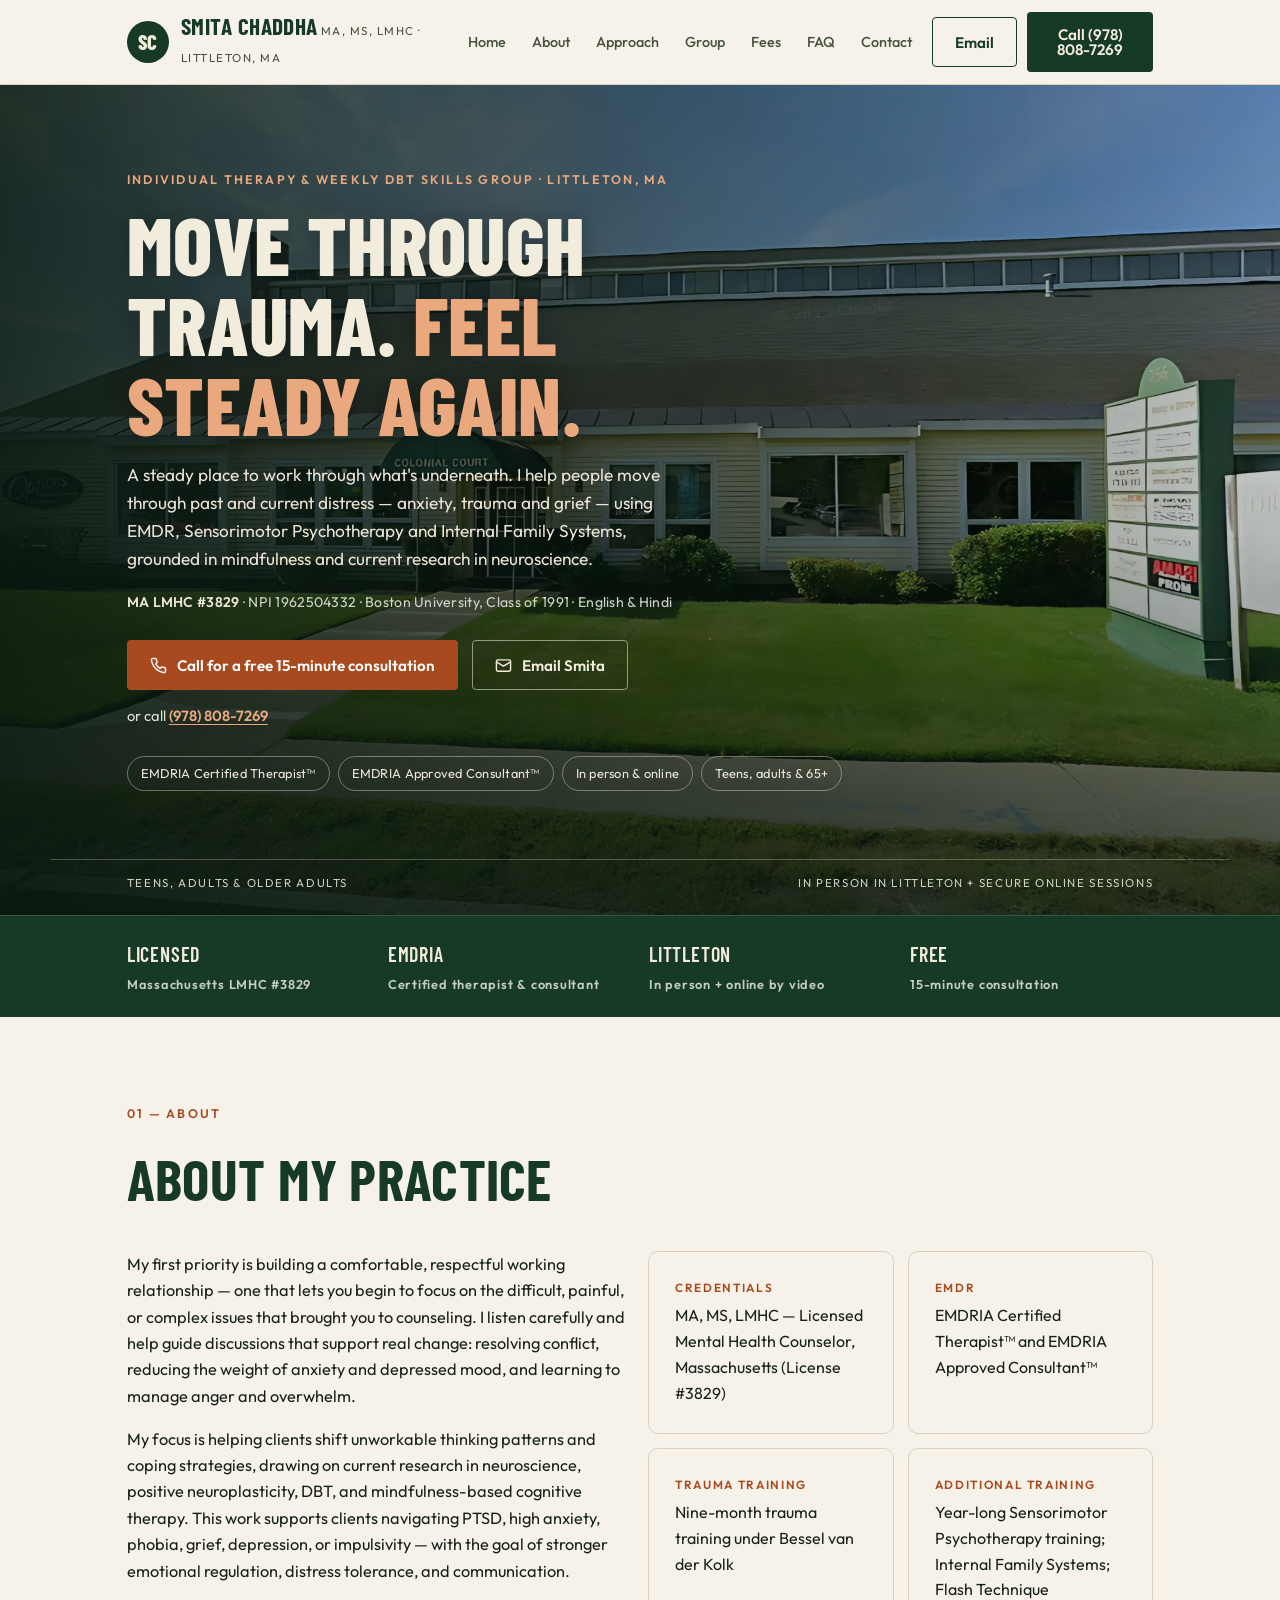
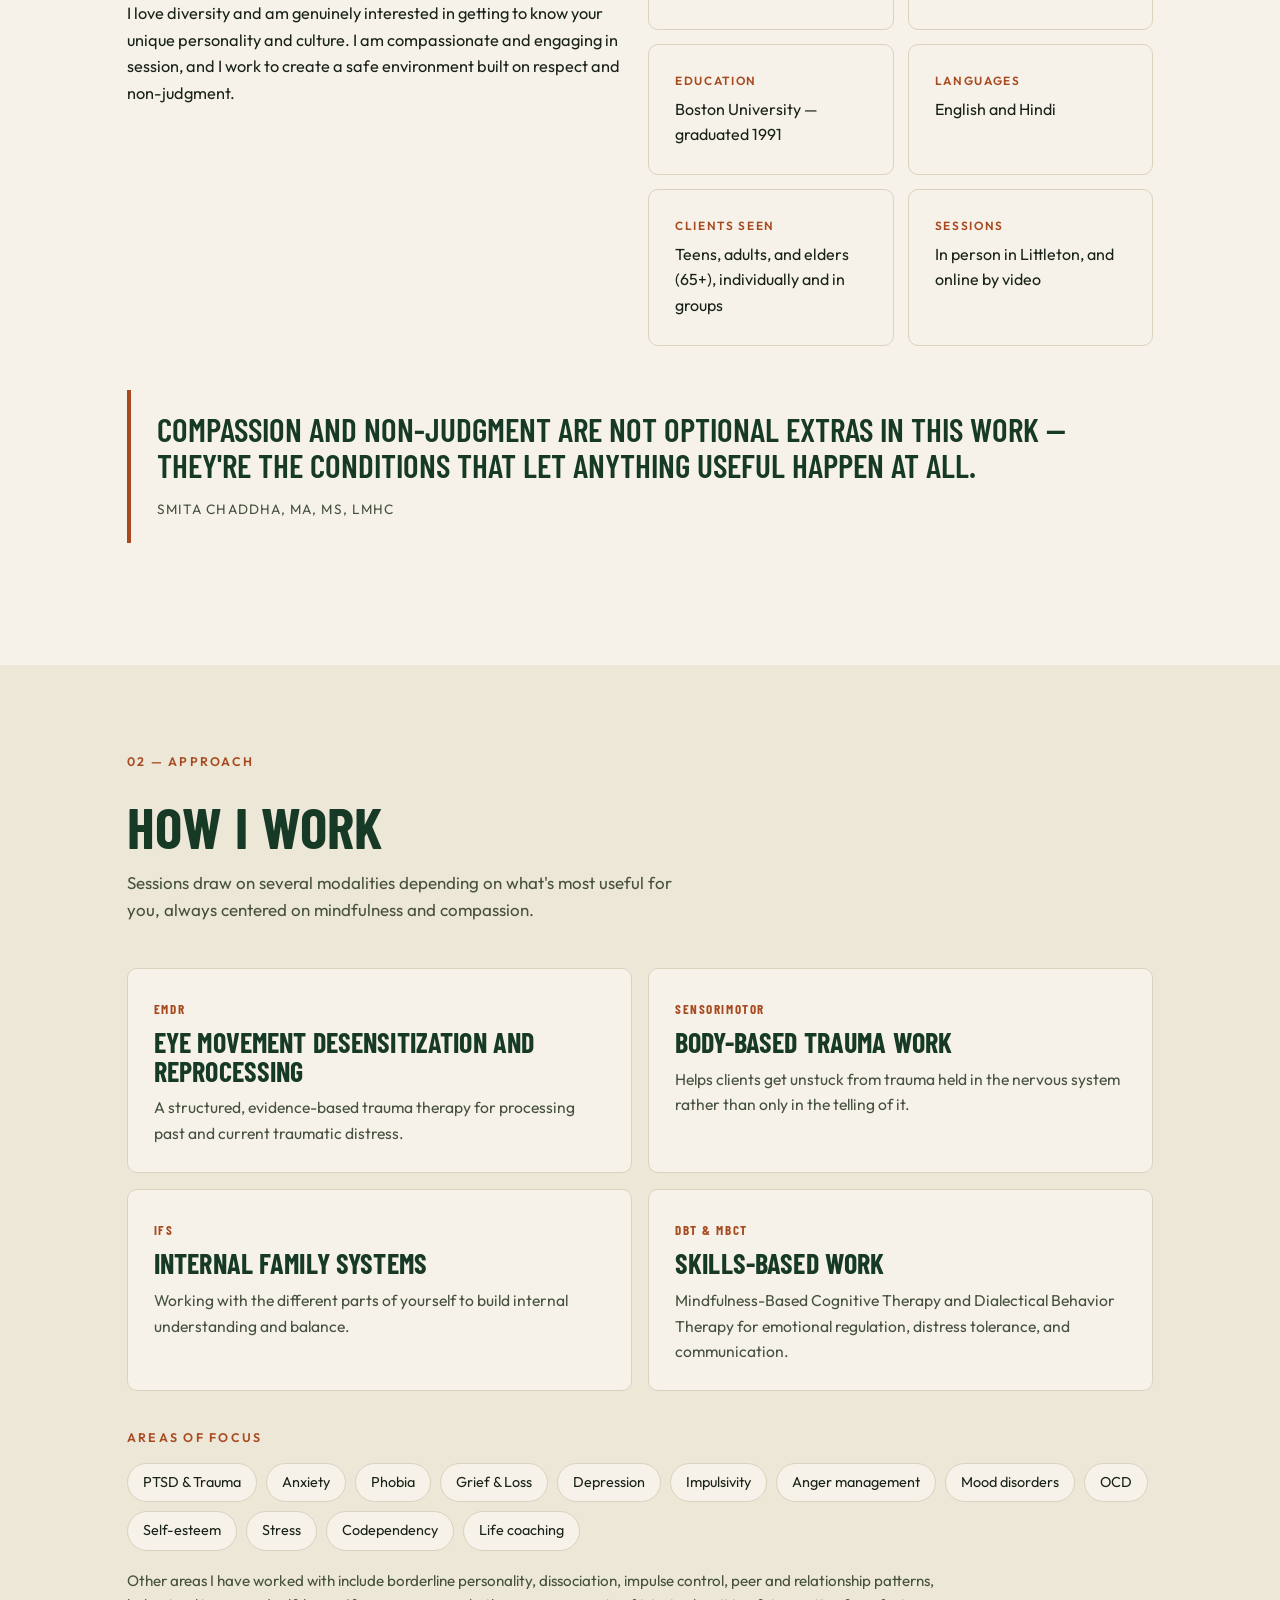
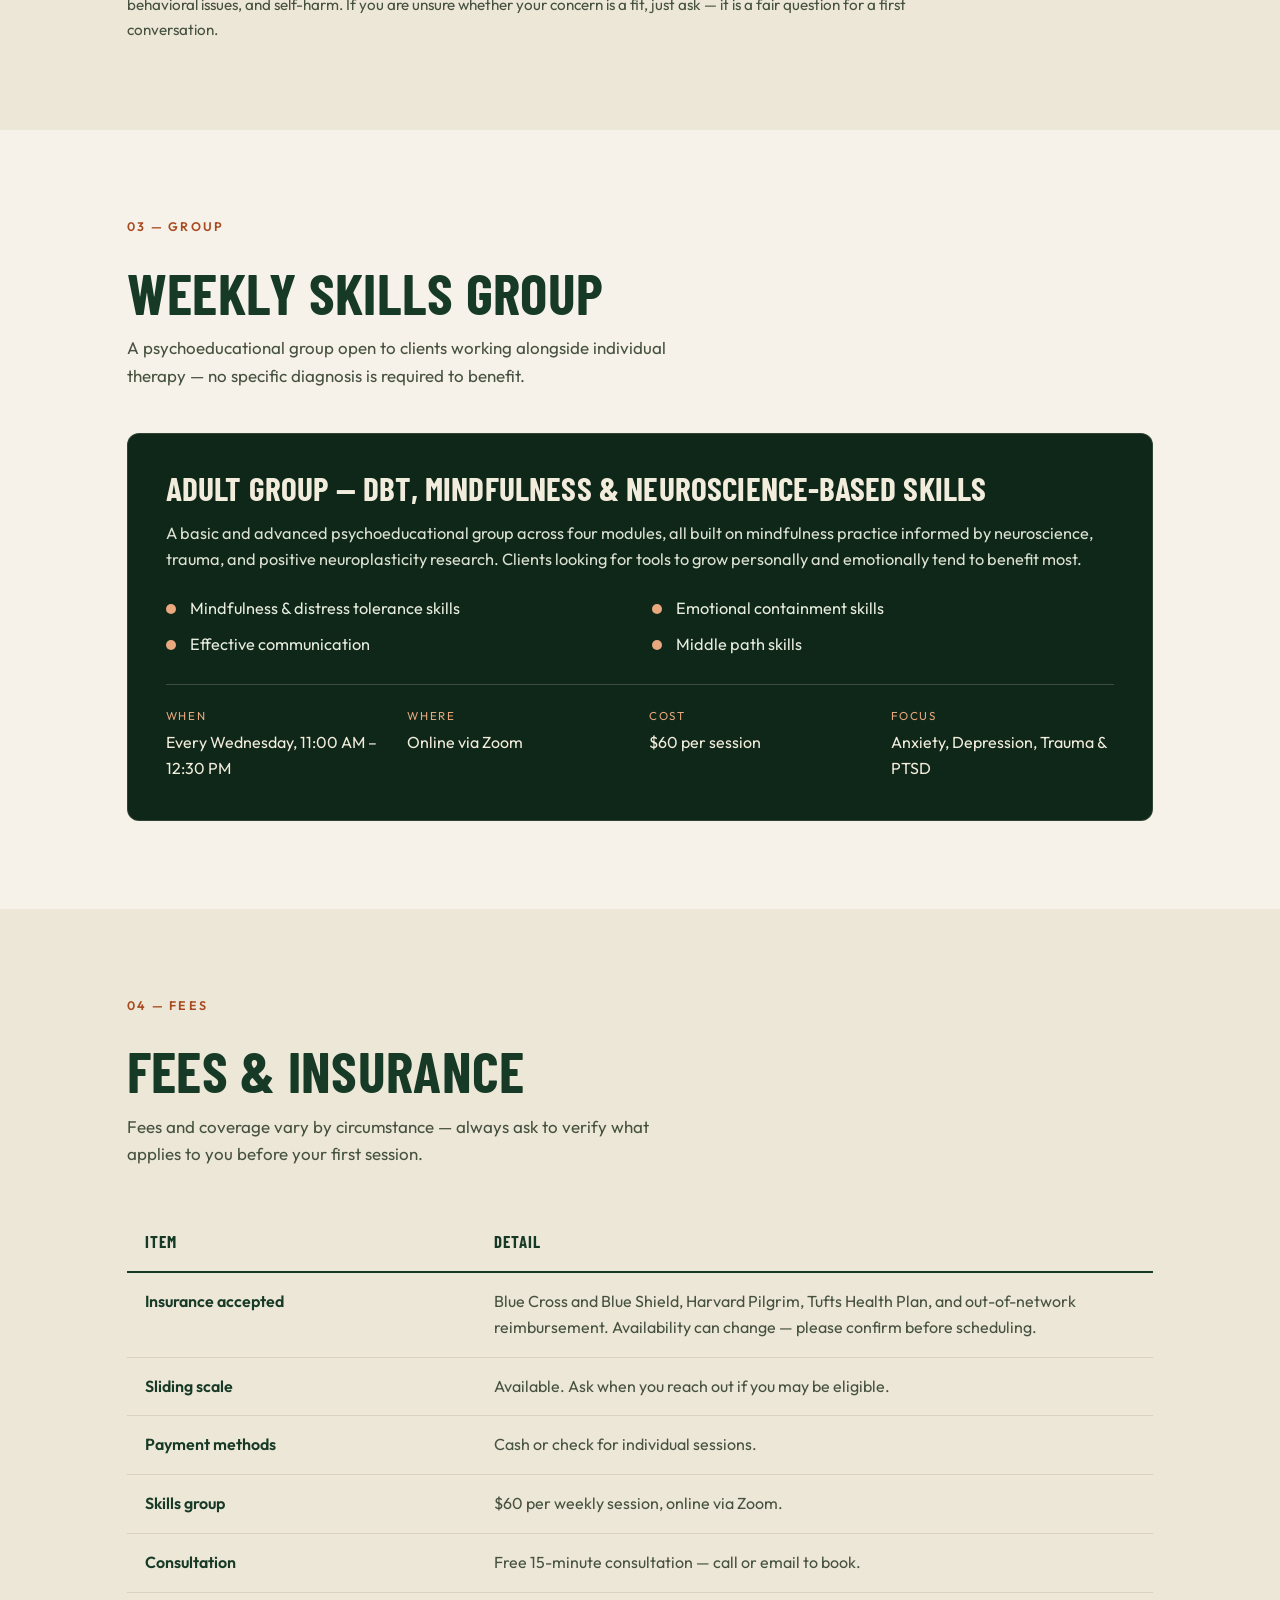
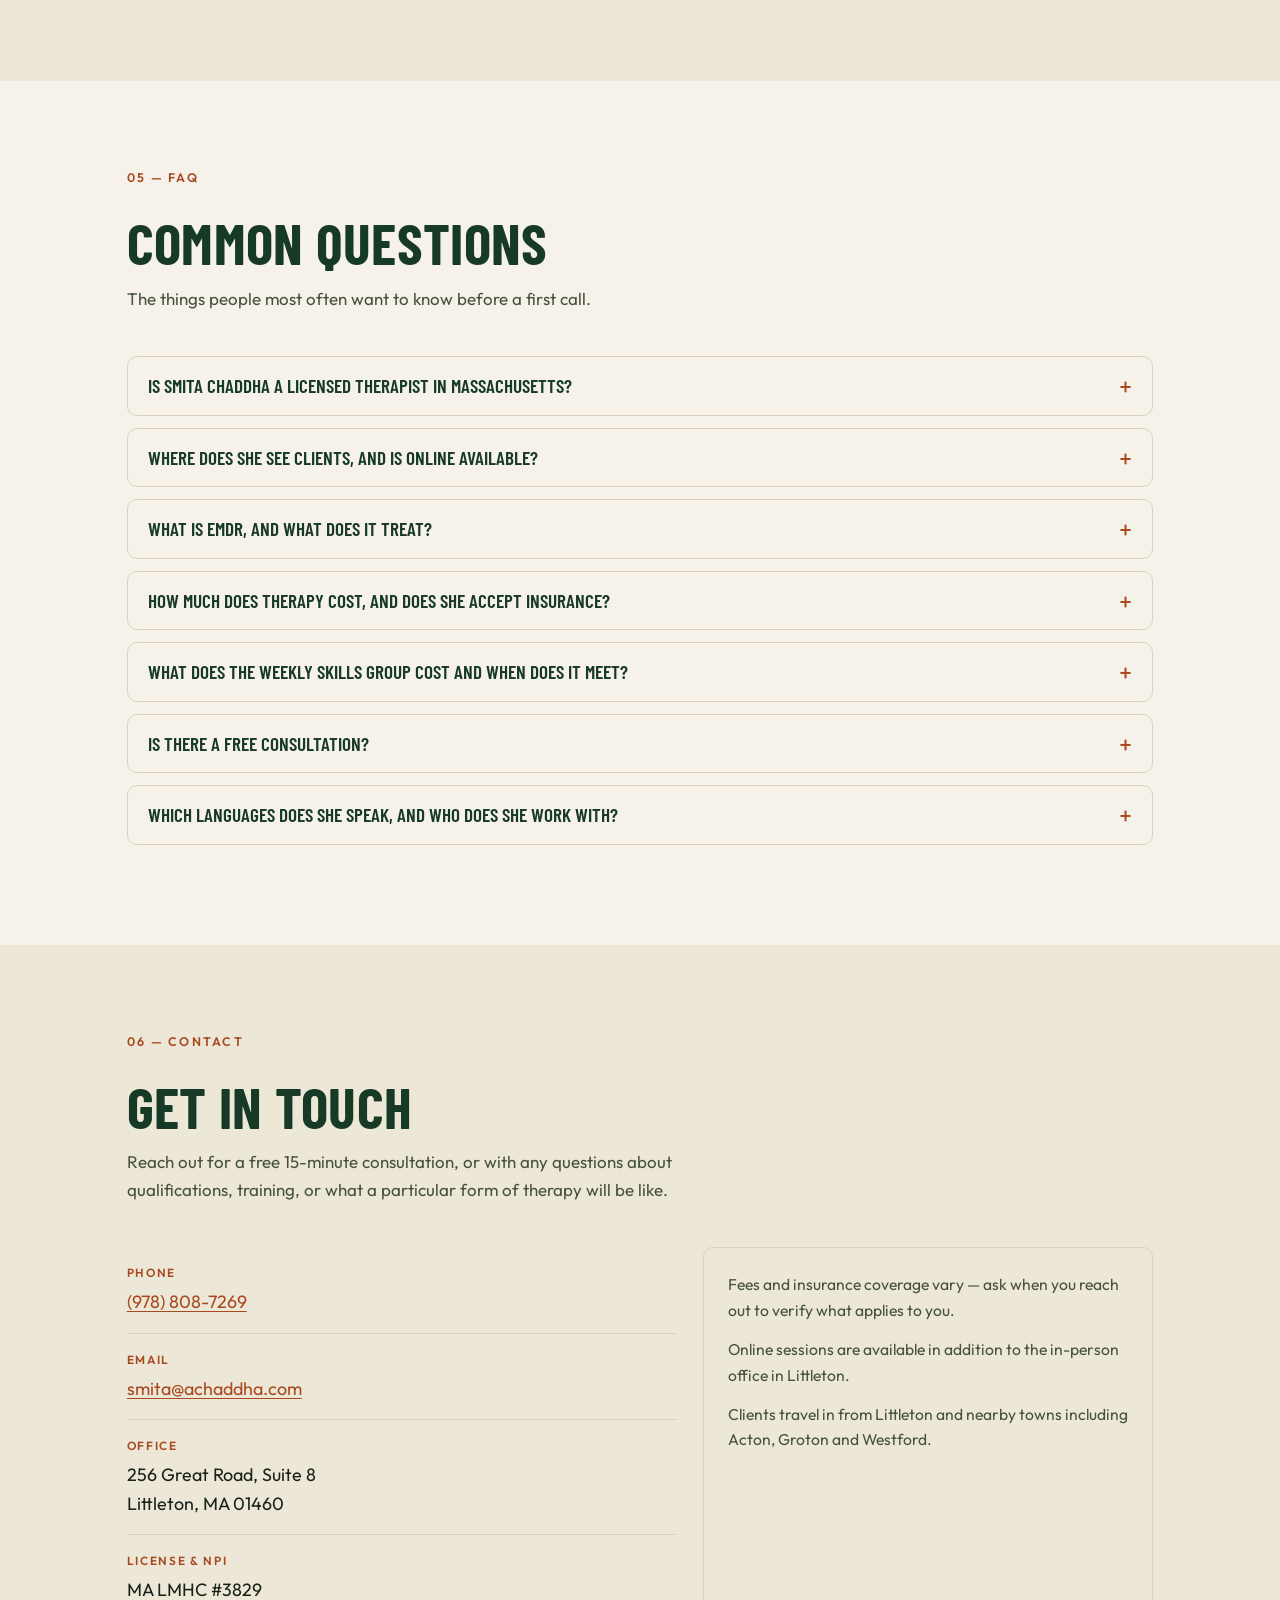
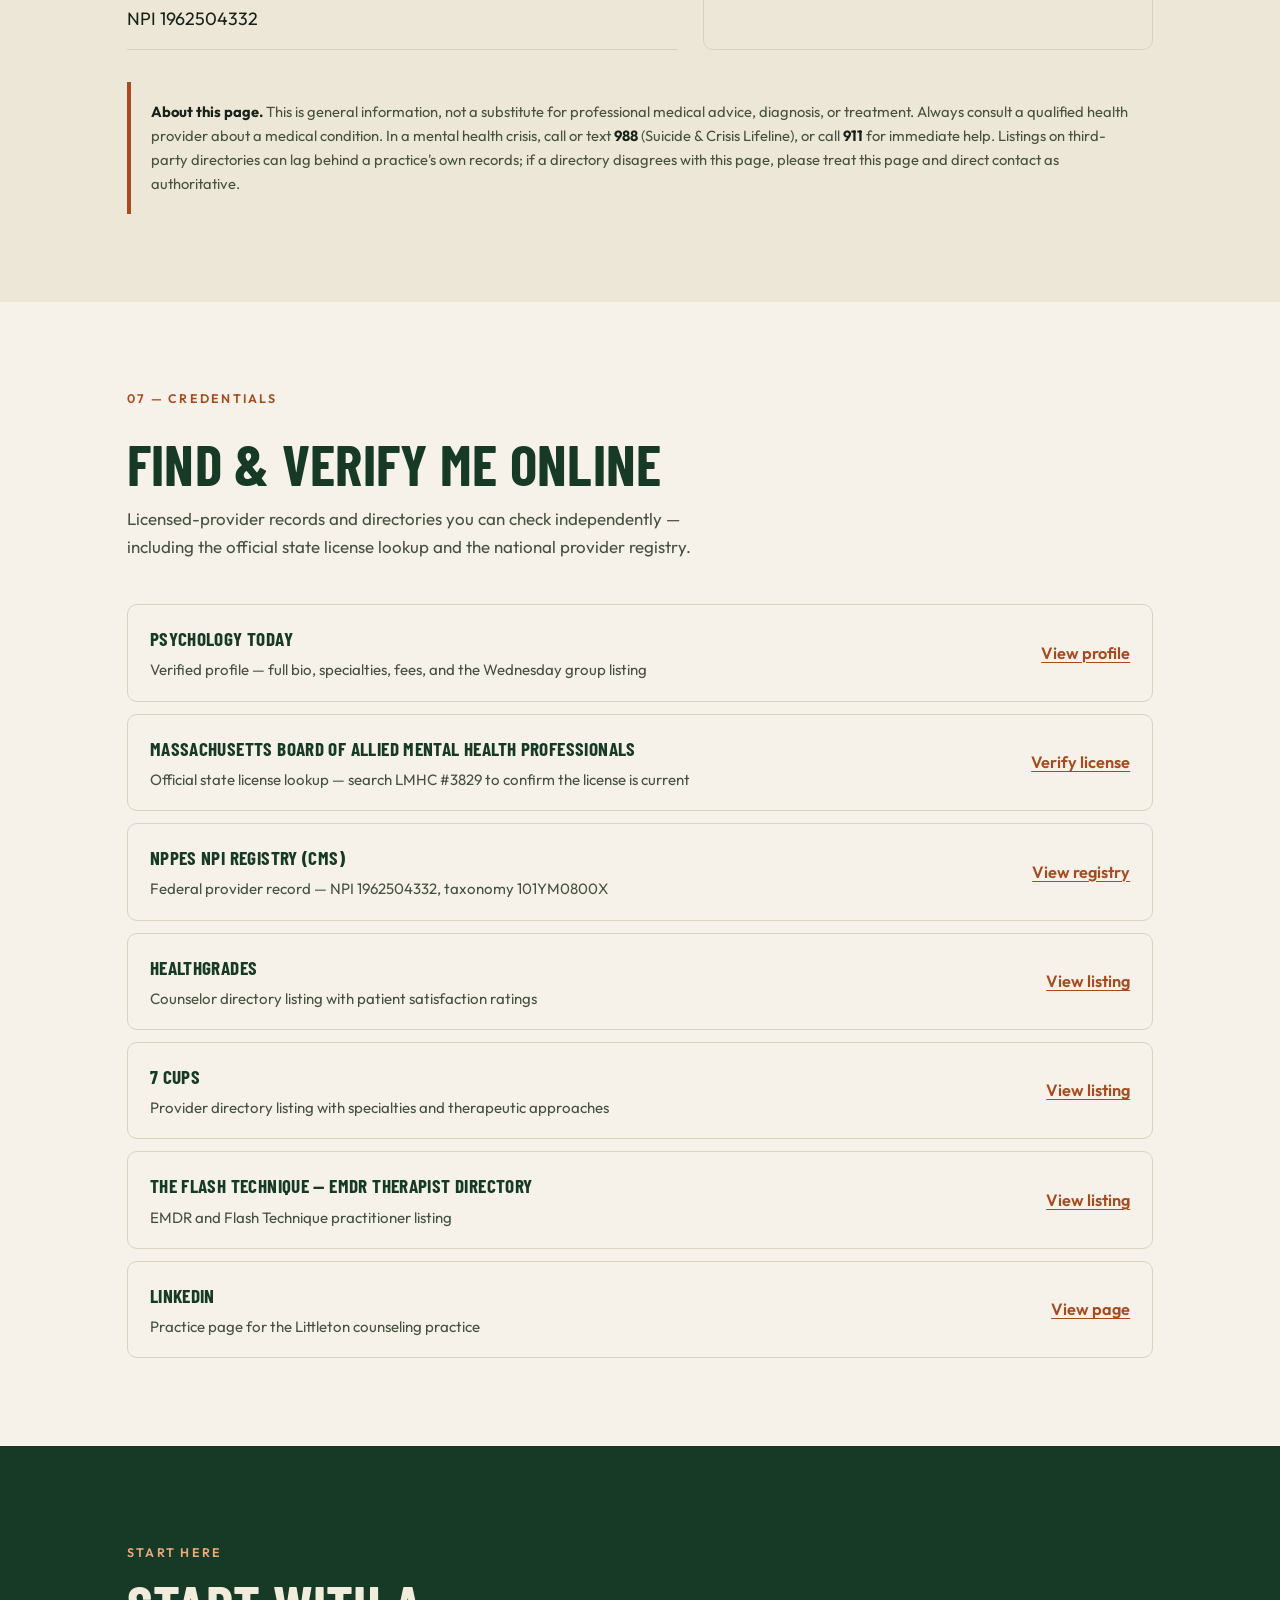
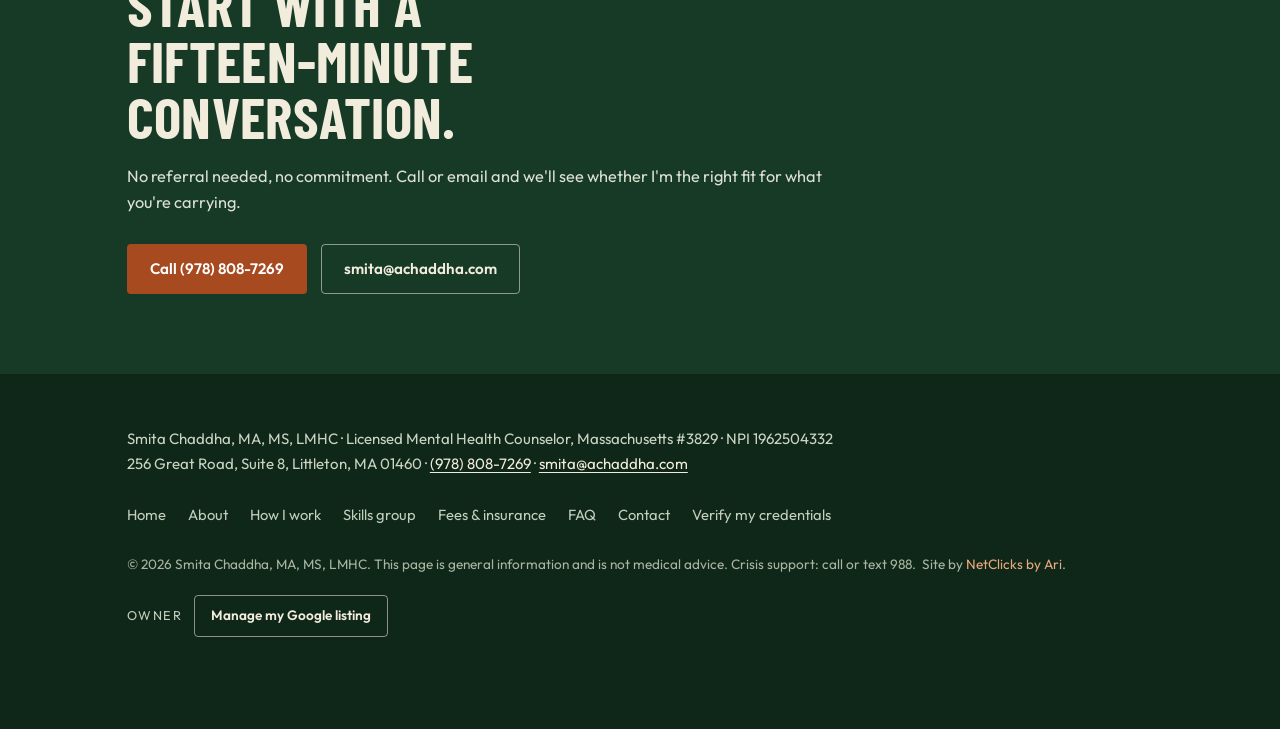
<file: index.html>
<!DOCTYPE html>
<html lang="en">
<head>
<meta charset="UTF-8">
<meta name="viewport" content="width=device-width, initial-scale=1.0">
<title>Smita Chaddha, MA, MS, LMHC — Trauma &amp; EMDR Therapist in Littleton, MA</title>
<meta name="description" content="Smita Chaddha, MA, MS, LMHC is a trauma and EMDR specialist in Littleton, MA. EMDR, Sensorimotor Psychotherapy, Internal Family Systems and DBT for anxiety, PTSD, grief and depression. LMHC #3829, NPI 1962504332. Free 15-minute consultation.">
<meta name="keywords" content="EMDR therapist Littleton MA, trauma therapist Littleton, anxiety therapist Littleton MA, PTSD treatment Massachusetts, Sensorimotor Psychotherapy, Internal Family Systems, DBT group Massachusetts, grief counselor Littleton">
<meta name="author" content="Smita Chaddha, MA, MS, LMHC">
<meta name="robots" content="index, follow, max-image-preview:large">
<link rel="canonical" href="https://ari-builds.github.io/smita-chaddha-therapy/">

<meta property="og:type" content="website">
<meta property="og:site_name" content="Smita Chaddha, MA, MS, LMHC">
<meta property="og:title" content="Smita Chaddha, MA, MS, LMHC — Trauma &amp; EMDR Therapy, Littleton MA">
<meta property="og:description" content="EMDR, Sensorimotor Psychotherapy and IFS for trauma, anxiety, grief and depression. Licensed mental health counselor in Littleton, Massachusetts. Free 15-minute consultation.">
<meta property="og:url" content="https://ari-builds.github.io/smita-chaddha-therapy/">
<meta property="og:image" content="https://ari-builds.github.io/smita-chaddha-therapy/assets/og-image.jpg">
<meta property="og:image:width" content="1200">
<meta property="og:image:height" content="630">
<meta property="og:image:alt" content="Smita Chaddha, MA, MS, LMHC — trauma and EMDR therapy in Littleton, Massachusetts">
<meta property="og:locale" content="en_US">
<meta name="twitter:card" content="summary_large_image">
<meta name="twitter:title" content="Smita Chaddha, MA, MS, LMHC — Trauma &amp; EMDR Therapy, Littleton MA">
<meta name="twitter:description" content="EMDR, Sensorimotor Psychotherapy and IFS for trauma, anxiety, grief and depression. Licensed mental health counselor in Littleton, Massachusetts.">
<meta name="twitter:image" content="https://ari-builds.github.io/smita-chaddha-therapy/assets/og-image.jpg">
<meta name="twitter:image:alt" content="Smita Chaddha, MA, MS, LMHC — trauma and EMDR therapy in Littleton, Massachusetts">
<meta name="theme-color" content="#173A26">
<meta name="geo.region" content="US-MA">
<meta name="geo.placename" content="Littleton, Massachusetts">

<link rel="icon" href="favicon.svg" type="image/svg+xml">
<link rel="apple-touch-icon" href="assets/og-image.jpg">
<link rel="manifest" href="site.webmanifest">
<link rel="preconnect" href="https://fonts.googleapis.com">
<link rel="preconnect" href="https://fonts.gstatic.com" crossorigin>
<link rel="stylesheet" href="https://fonts.googleapis.com/css2?family=Barlow+Condensed:wght@600;700;800&family=Outfit:wght@400;500;600;700&display=swap">
<link rel="stylesheet" href="styles.css">

<script type="application/ld+json">
{
  "@context": "https://schema.org",
  "@graph": [
    {
      "@type": "WebSite",
      "@id": "https://ari-builds.github.io/smita-chaddha-therapy/#website",
      "url": "https://ari-builds.github.io/smita-chaddha-therapy/",
      "name": "Smita Chaddha, MA, MS, LMHC — Trauma & EMDR Therapy",
      "inLanguage": "en-US",
      "publisher": { "@id": "https://ari-builds.github.io/smita-chaddha-therapy/#person" }
    },
    {
      "@type": ["Person", "MedicalBusiness", "LocalBusiness"],
      "@id": "https://ari-builds.github.io/smita-chaddha-therapy/#person",
      "name": "Smita Chaddha",
      "alternateName": ["Smita Chaddha, MA, MS, LMHC", "Smita Chaddha LMHC"],
      "givenName": "Smita",
      "familyName": "Chaddha",
      "honorificSuffix": "MA, MS, LMHC",
      "jobTitle": "Licensed Mental Health Counselor",
      "description": "Licensed mental health counselor in Littleton, Massachusetts, specialising in trauma and EMDR. Trained in a nine-month trauma programme under Bessel van der Kolk and a year-long Sensorimotor Psychotherapy training, and certified by EMDRIA as both a therapist and an approved consultant.",
      "url": "https://ari-builds.github.io/smita-chaddha-therapy/",
      "email": "smita@achaddha.com",
      "telephone": "+19788087269",
      "image": "https://ari-builds.github.io/smita-chaddha-therapy/assets/og-image.jpg",
      "priceRange": "$$",
      "currenciesAccepted": "USD",
      "paymentAccepted": "Cash, Check",
      "languages": ["en", "hi"],
      "knowsLanguage": [
        { "@type": "Language", "name": "English", "alternateName": "English (US)" },
        { "@type": "Language", "name": "Hindi" }
      ],
      "address": {
        "@type": "PostalAddress",
        "streetAddress": "256 Great Road, Suite 8",
        "addressLocality": "Littleton",
        "addressRegion": "MA",
        "postalCode": "01460",
        "addressCountry": "US"
      },
      "geo": { "@type": "GeoCoordinates", "latitude": 42.5384, "longitude": -71.3089 },
      "hasMap": "https://maps.google.com/?q=256+Great+Road+Suite+8+Littleton+MA+01460",
      "areaServed": [
        { "@type": "City", "name": "Littleton", "containedInPlace": { "@type": "AdministrativeArea", "name": "Middlesex County, Massachusetts" } },
        { "@type": "City", "name": "Acton" },
        { "@type": "City", "name": "Groton" },
        { "@type": "City", "name": "Westford" },
        { "@type": "AdministrativeArea", "name": "Middlesex County, Massachusetts" }
      ],
      "serviceArea": { "@type": "GeoCircle", "geoMidpoint": { "@type": "GeoCoordinates", "latitude": 42.5384, "longitude": -71.3089 }, "geoRadius": 25000 },
      "identifier": [
        { "@type": "PropertyValue", "name": "NPI", "value": "1962504332" },
        { "@type": "PropertyValue", "name": "MA Licensed Mental Health Counselor", "value": "3829" },
        { "@type": "PropertyValue", "name": "NPI Taxonomy Code", "value": "101YM0800X" }
      ],
      "hasCredential": [
        { "@type": "EducationalOccupationalCredential", "credentialCategory": "license", "identifier": "LMHC #3829", "recognizedBy": { "@type": "GovernmentOrganization", "name": "Massachusetts Board of Allied Mental Health Professionals" } },
        { "@type": "EducationalOccupationalCredential", "credentialCategory": "certification", "identifier": "EMDRIA Certified Therapist" },
        { "@type": "EducationalOccupationalCredential", "credentialCategory": "certification", "identifier": "EMDRIA Approved Consultant" }
      ],
      "alumniOf": { "@type": "CollegeOrUniversity", "name": "Boston University" },
      "medicalSpecialty": "Mental Health",
      "knowsAbout": [
        "Eye Movement Desensitization and Reprocessing (EMDR)", "Post-traumatic stress disorder (PTSD)",
        "Sensorimotor Psychotherapy", "Internal Family Systems (IFS)",
        "Dialectical Behavior Therapy (DBT)", "Mindfulness-Based Cognitive Therapy (MBCT)",
        "Anxiety", "Grief and loss", "Depression", "Specific phobias", "Impulsivity",
        "Positive neuroplasticity", "Neuroscience-informed therapy"
      ],
      "availableService": [
        { "@type": "MedicalTherapy", "name": "Individual psychotherapy", "description": "One-to-one therapy for teens, adults and older adults, in person in Littleton or online by video." },
        { "@type": "MedicalTherapy", "name": "EMDR trauma processing", "description": "EMDR for past and present traumatic distress." },
        { "@type": "MedicalTherapy", "name": "Trauma-focused therapy", "description": "Trauma work informed by current neuroscience and positive neuroplasticity research." },
        { "@type": "MedicalTherapy", "name": "Weekly DBT and mindfulness skills group", "description": "A psychoeducational group for adults meeting online on Wednesdays." }
      ],
      "isAcceptingNewPatients": true,
      "sameAs": [
        "https://www.psychologytoday.com/us/therapists/smita-chaddha-littleton-ma/141858",
        "https://www.healthgrades.com/counseling-directory/ma-massachusetts/littleton",
        "https://www.7cups.com/local/us/ma/littleton/therapists/smita-chaddha-counselor-ment-48624172",
        "https://flashtechnique.com/wp/places/united-states/massachusetts/littleton-1/therapist-1/smita-chaddha-mams-lmhc/",
        "https://npiregistry.cms.hhs.gov/provider-view/1962504332",
        "https://www.linkedin.com/company/smita-chaddha"
      ]
    },
    {
      "@type": "Event",
      "@id": "https://ari-builds.github.io/smita-chaddha-therapy/#group",
      "name": "Adult Group — DBT, Mindfulness & Neuroscience-Based Skills",
      "description": "A basic and advanced psychoeducational skills group in four modules: mindfulness and distress tolerance, emotional containment, effective communication, and middle path skills. Intended for clients working alongside individual therapy. No specific diagnosis is required to benefit.",
      "eventAttendanceMode": "https://schema.org/OnlineEventAttendanceMode",
      "eventStatus": "https://schema.org/EventScheduled",
      "organizer": { "@id": "https://ari-builds.github.io/smita-chaddha-therapy/#person" },
      "location": { "@type": "VirtualLocation", "url": "https://www.zoom.us/" },
      "offers": {
        "@type": "Offer",
        "price": "60",
        "priceCurrency": "USD",
        "availability": "https://schema.org/InStock",
        "description": "Per weekly session. Sliding scale may apply — ask when you get in touch."
      },
      "about": ["DBT", "Mindfulness", "Distress tolerance", "Emotional regulation"]
    },
    {
      "@type": "FAQPage",
      "@id": "https://ari-builds.github.io/smita-chaddha-therapy/#faq",
      "mainEntity": [
        {
          "@type": "Question",
          "name": "Is Smita Chaddha a licensed therapist in Massachusetts?",
          "acceptedAnswer": { "@type": "Answer", "text": "Yes. Smita Chaddha is a Licensed Mental Health Counselor in Massachusetts, license number 3829, and a sole proprietor. She also holds National Provider Identifier 1962504332. You can verify the license through the Massachusetts Board of Allied Mental Health Professionals and the NPI through the CMS NPI Registry." }
        },
        {
          "@type": "Question",
          "name": "Where does Smita Chaddha see clients?",
          "acceptedAnswer": { "@type": "Answer", "text": "Her office is at 256 Great Road, Suite 8, Littleton, Massachusetts 01460. Sessions are also available online by video, and clients commonly travel from Acton, Groton, Westford and elsewhere in Middlesex County." }
        },
        {
          "@type": "Question",
          "name": "What is EMDR and what does it treat?",
          "acceptedAnswer": { "@type": "Answer", "text": "EMDR stands for Eye Movement Desensitization and Reprocessing. It is a structured trauma therapy used to process past and present traumatic distress. Smita Chaddha is an EMDRIA Certified Therapist and an EMDRIA Approved Consultant, and uses EMDR for PTSD, high anxiety, phobias, grief and depression." }
        },
        {
          "@type": "Question",
          "name": "How much does therapy cost and does she accept insurance?",
          "acceptedAnswer": { "@type": "Answer", "text": "Fees and coverage vary, so ask when you reach out to verify what applies to you. Blue Cross and Blue Shield, Harvard Pilgrim and Tufts Health Plan are accepted, as well as out-of-network reimbursement. A sliding scale is available for those who may be eligible. Individual sessions are paid by cash or check." }
        },
        {
          "@type": "Question",
          "name": "What does the weekly skills group cost and when does it meet?",
          "acceptedAnswer": { "@type": "Answer", "text": "The adult skills group meets online via Zoom every Wednesday from 11:00 AM to 12:30 PM, at $60 per session. It runs as a basic and advanced psychoeducational group across four modules: mindfulness and distress tolerance, emotional containment, effective communication, and middle path skills. It is intended for clients working alongside individual therapy, and no specific diagnosis is required to benefit." }
        },
        {
          "@type": "Question",
          "name": "Does Smita Chaddha offer a free consultation?",
          "acceptedAnswer": { "@type": "Answer", "text": "Yes. Call (978) 808-7269 or email smita@achaddha.com to book a free 15-minute consultation, or to ask about qualifications, training, or what a particular form of therapy will be like." }
        },
        {
          "@type": "Question",
          "name": "Which languages does she speak, and who does she work with?",
          "acceptedAnswer": { "@type": "Answer", "text": "She works in English and Hindi. She sees individuals and groups, and works with teens, adults and adults aged 65 and over." }
        }
      ]
    }
  ]
}
</script>
<script>
/* Arms scroll-reveal before first paint. Failsafe: if site.js never runs
   (404, blocked, error), reveal is switched back off so no content can be
   left permanently invisible. With JS disabled this never executes either,
   so content stays visible. */
document.documentElement.classList.add('reveal');
window.__revealFailsafe = setTimeout(function () {
  document.documentElement.classList.remove('reveal');
}, 3000);
</script>
</head>
<body>

<a class="skip" href="#main">Skip to content</a>

<header class="site-header">
  <div class="bar">
    <a class="brand" href="#main" aria-label="Smita Chaddha, LMHC — home">
      <span class="mark" aria-hidden="true">SC</span>
      <span>
        <span class="name">Smita Chaddha</span>
        <span class="sub">MA, MS, LMHC · Littleton, MA</span>
      </span>
    </a>
    <nav class="site-nav" aria-label="Primary">
      <a href="index.html">Home</a>
      <a href="about.html">About</a>
      <a href="approach.html">Approach</a>
      <a href="group.html">Group</a>
      <a href="fees.html">Fees</a>
      <a href="faq.html">FAQ</a>
      <a href="contact.html">Contact</a>
    </nav>
    <div class="head-actions">
      <a class="btn btn-outline" href="mailto:smita@achaddha.com">Email</a>
      <a class="btn btn-green" href="tel:+19788087269">Call (978) 808-7269</a>
      <button id="menuBtn" type="button" aria-label="Open menu" aria-expanded="false" aria-controls="mobileMenu">
        <svg width="22" height="16" viewBox="0 0 22 16" fill="none" aria-hidden="true"><path d="M1 1h20M1 8h20M1 15h20" stroke="currentColor" stroke-width="2" stroke-linecap="round"/></svg>
      </button>
    </div>
  </div>
</header>

<div class="mobile-menu" id="mobileMenu" aria-hidden="true">
  <div class="mm-head">
    <div class="mm-title">Smita Chaddha, LMHC</div>
    <button id="menuClose" type="button" aria-label="Close menu">&#10005;</button>
  </div>
  <nav class="mm-links" aria-label="Mobile">
    <a href="index.html">Home</a>
    <a href="about.html">About</a>
    <a href="approach.html">Approach</a>
    <a href="group.html">Group</a>
    <a href="fees.html">Fees</a>
    <a href="faq.html">FAQ</a>
    <a href="contact.html">Contact</a>
  </nav>
  <div class="mm-cta">
    <a class="btn btn-solid" href="tel:+19788087269">Call</a>
    <a class="btn btn-ghost-light" href="mailto:smita@achaddha.com">Email</a>
  </div>
  <div class="mm-phone">(978) 808-7269 · Littleton, MA</div>
</div>

<header>
  <section class="hero" aria-labelledby="hero-title">
    <div class="hero-media" aria-hidden="true">
      <picture>
        <source srcset="assets/hero-enhanced.webp" type="image/webp">
        <img src="assets/hero-enhanced.jpg" alt="" fetchpriority="high" decoding="async">
      </picture>
    </div>
    <div class="hero-scrim" aria-hidden="true"></div>
    <div class="hero-inner">
      <p class="kicker">Individual therapy &amp; weekly DBT skills group · Littleton, MA</p>
      <h1 id="hero-title">Move through trauma. <em>Feel steady again.</em></h1>
      <p class="lede">A steady place to work through what's underneath. I help people move through past and current distress — anxiety, trauma and grief — using EMDR, Sensorimotor Psychotherapy and Internal Family Systems, grounded in mindfulness and current research in neuroscience.</p>
      <p class="hero-creds"><strong>MA LMHC #3829</strong> · NPI 1962504332 · Boston University, Class of 1991 · English &amp; Hindi</p>
      <div class="hero-actions">
        <a class="btn btn-solid" href="tel:+19788087269">
          <svg viewBox="0 0 24 24" fill="none" stroke="currentColor" stroke-width="2" aria-hidden="true"><path d="M22 16.9v3a2 2 0 0 1-2.2 2 19.8 19.8 0 0 1-8.6-3.1 19.5 19.5 0 0 1-6-6A19.8 19.8 0 0 1 2.1 4.2 2 2 0 0 1 4.1 2h3a2 2 0 0 1 2 1.7c.1 1 .4 1.9.7 2.8a2 2 0 0 1-.5 2.1L8.1 9.9a16 16 0 0 0 6 6l1.3-1.2a2 2 0 0 1 2.1-.5c.9.3 1.8.6 2.8.7a2 2 0 0 1 1.7 2Z"/></svg>
          Call for a free 15-minute consultation
        </a>
        <a class="btn btn-ghost-light" href="mailto:smita@achaddha.com">
          <svg viewBox="0 0 24 24" fill="none" stroke="currentColor" stroke-width="2" aria-hidden="true"><rect x="2" y="4" width="20" height="16" rx="2"/><path d="m2 7 10 6 10-6"/></svg>
          Email Smita
        </a>
        <p class="hero-note">or call <a href="tel:+19788087269">(978) 808-7269</a></p>
      </div>
      <ul class="hero-badges">
        <li>EMDRIA Certified Therapist™</li>
        <li>EMDRIA Approved Consultant™</li>
        <li>In person &amp; online</li>
        <li>Teens, adults &amp; 65+</li>
      </ul>
    </div>
    <div class="hero-foot">
      <span>Teens, adults &amp; older adults</span>
      <span>In person in Littleton + secure online sessions</span>
    </div>
  </section>
</header>

<div class="stats">
  <div class="row">
    <div>Licensed<span>Massachusetts LMHC #3829</span></div>
    <div>EMDRIA<span>Certified therapist &amp; consultant</span></div>
    <div>Littleton<span>In person + online by video</span></div>
    <div>Free<span>15-minute consultation</span></div>
  </div>
</div>

<main id="main">

<section class="section" id="about">
  <div class="container">
    <div class="section-head">
      <p class="kicker">01 — About</p>
      <h2>About my practice</h2>
    </div>
    <div class="grid grid-2">
      <div>
        <p>My first priority is building a comfortable, respectful working relationship — one that lets you begin to focus on the difficult, painful, or complex issues that brought you to counseling. I listen carefully and help guide discussions that support real change: resolving conflict, reducing the weight of anxiety and depressed mood, and learning to manage anger and overwhelm.</p>
        <p>My focus is helping clients shift unworkable thinking patterns and coping strategies, drawing on current research in neuroscience, positive neuroplasticity, DBT, and mindfulness-based cognitive therapy. This work supports clients navigating PTSD, high anxiety, phobia, grief, depression, or impulsivity — with the goal of stronger emotional regulation, distress tolerance, and communication.</p>
        <p>I love diversity and am genuinely interested in getting to know your unique personality and culture. I am compassionate and engaging in session, and I work to create a safe environment built on respect and non-judgment.</p>
      </div>
      <div class="cred-grid">
        <div class="cred card"><div class="label">Credentials</div><div class="value">MA, MS, LMHC — Licensed Mental Health Counselor, Massachusetts (License #3829)</div></div>
        <div class="cred card"><div class="label">EMDR</div><div class="value">EMDRIA Certified Therapist™ and EMDRIA Approved Consultant™</div></div>
        <div class="cred card"><div class="label">Trauma training</div><div class="value">Nine-month trauma training under Bessel van der Kolk</div></div>
        <div class="cred card"><div class="label">Additional training</div><div class="value">Year-long Sensorimotor Psychotherapy training; Internal Family Systems; Flash Technique</div></div>
        <div class="cred card"><div class="label">Education</div><div class="value">Boston University — graduated 1991</div></div>
        <div class="cred card"><div class="label">Languages</div><div class="value">English and Hindi</div></div>
        <div class="cred card"><div class="label">Clients seen</div><div class="value">Teens, adults, and elders (65+), individually and in groups</div></div>
        <div class="cred card"><div class="label">Sessions</div><div class="value">In person in Littleton, and online by video</div></div>
      </div>
    </div>
    <blockquote class="pullquote rv" style="margin-top:44px;">
      <p>Compassion and non-judgment are not optional extras in this work — they're the conditions that let anything useful happen at all.</p>
      <cite>Smita Chaddha, MA, MS, LMHC</cite>
    </blockquote>
  </div>
</section>

<section class="section alt" id="approach">
  <div class="container">
    <div class="section-head">
      <p class="kicker">02 — Approach</p>
      <h2>How I work</h2>
      <p class="lede">Sessions draw on several modalities depending on what's most useful for you, always centered on mindfulness and compassion.</p>
    </div>
    <div class="approach-grid">
      <div class="card approach rv"><span class="abbr">EMDR</span><h3>Eye Movement Desensitization and Reprocessing</h3><p>A structured, evidence-based trauma therapy for processing past and current traumatic distress.</p></div>
      <div class="card approach rv"><span class="abbr">Sensorimotor</span><h3>Body-based trauma work</h3><p>Helps clients get unstuck from trauma held in the nervous system rather than only in the telling of it.</p></div>
      <div class="card approach rv"><span class="abbr">IFS</span><h3>Internal Family Systems</h3><p>Working with the different parts of yourself to build internal understanding and balance.</p></div>
      <div class="card approach rv"><span class="abbr">DBT &amp; MBCT</span><h3>Skills-based work</h3><p>Mindfulness-Based Cognitive Therapy and Dialectical Behavior Therapy for emotional regulation, distress tolerance, and communication.</p></div>
    </div>
    <div class="rv" style="margin-top:38px;">
      <p class="kicker" style="margin-bottom:16px;">Areas of focus</p>
      <ul class="tags">
        <li>PTSD &amp; Trauma</li><li>Anxiety</li><li>Phobia</li><li>Grief &amp; Loss</li>
        <li>Depression</li><li>Impulsivity</li><li>Anger management</li><li>Mood disorders</li>
        <li>OCD</li><li>Self-esteem</li><li>Stress</li><li>Codependency</li><li>Life coaching</li>
      </ul>
      <p style="color:var(--ink-soft);font-size:.95rem;margin-top:18px;max-width:56em;">
        Other areas I have worked with include borderline personality, dissociation, impulse control, peer and relationship patterns, behavioral issues, and self-harm. If you are unsure whether your concern is a fit, just ask — it is a fair question for a first conversation.
      </p>
    </div>
  </div>
</section>

<section class="section" id="group">
  <div class="container">
    <div class="section-head">
      <p class="kicker">03 — Group</p>
      <h2>Weekly skills group</h2>
      <p class="lede">A psychoeducational group open to clients working alongside individual therapy — no specific diagnosis is required to benefit.</p>
    </div>
    <div class="feature rv">
      <h3>Adult Group — DBT, Mindfulness &amp; Neuroscience-Based Skills</h3>
      <p>A basic and advanced psychoeducational group across four modules, all built on mindfulness practice informed by neuroscience, trauma, and positive neuroplasticity research. Clients looking for tools to grow personally and emotionally tend to benefit most.</p>
      <ul class="modules">
        <li>Mindfulness &amp; distress tolerance skills</li>
        <li>Emotional containment skills</li>
        <li>Effective communication</li>
        <li>Middle path skills</li>
      </ul>
      <div class="feature-meta">
        <div><span>When</span>Every Wednesday, 11:00 AM – 12:30 PM</div>
        <div><span>Where</span>Online via Zoom</div>
        <div><span>Cost</span>$60 per session</div>
        <div><span>Focus</span>Anxiety, Depression, Trauma &amp; PTSD</div>
      </div>
    </div>
  </div>
</section>

<section class="section alt" id="fees">
  <div class="container">
    <div class="section-head">
      <p class="kicker">04 — Fees</p>
      <h2>Fees &amp; insurance</h2>
      <p class="lede">Fees and coverage vary by circumstance — always ask to verify what applies to you before your first session.</p>
    </div>
    <table class="fee-table rv">
      <thead>
        <tr><th scope="col">Item</th><th scope="col">Detail</th></tr>
      </thead>
      <tbody>
        <tr><th scope="row">Insurance accepted</th><td>Blue Cross and Blue Shield, Harvard Pilgrim, Tufts Health Plan, and out-of-network reimbursement. Availability can change — please confirm before scheduling.</td></tr>
        <tr><th scope="row">Sliding scale</th><td>Available. Ask when you reach out if you may be eligible.</td></tr>
        <tr><th scope="row">Payment methods</th><td>Cash or check for individual sessions.</td></tr>
        <tr><th scope="row">Skills group</th><td>$60 per weekly session, online via Zoom.</td></tr>
        <tr><th scope="row">Consultation</th><td>Free 15-minute consultation — call or email to book.</td></tr>
      </tbody>
    </table>
  </div>
</section>

<section class="section" id="faq">
  <div class="container">
    <div class="section-head">
      <p class="kicker">05 — FAQ</p>
      <h2>Common questions</h2>
      <p class="lede">The things people most often want to know before a first call.</p>
    </div>
    <div class="faq-list">
      <details class="faq-item">
        <summary>Is Smita Chaddha a licensed therapist in Massachusetts?</summary>
        <div class="answer">Yes — Licensed Mental Health Counselor, Massachusetts license #3829, sole proprietor, NPI 1962504332. You can confirm both independently: the license through the Massachusetts Board of Allied Mental Health Professionals, and the NPI through the CMS NPI Registry. Links are in the "Find &amp; verify me online" section below.</div>
      </details>
      <details class="faq-item">
        <summary>Where does she see clients, and is online available?</summary>
        <div class="answer">The office is at 256 Great Road, Suite 8, Littleton, MA 01460. Sessions are also available online by video, and clients commonly travel from Acton, Groton, Westford and elsewhere in Middlesex County.</div>
      </details>
      <details class="faq-item">
        <summary>What is EMDR, and what does it treat?</summary>
        <div class="answer">EMDR stands for Eye Movement Desensitization and Reprocessing — a structured, evidence-based trauma therapy used to process past and present traumatic distress. Smita is an EMDRIA Certified Therapist™ and an EMDRIA Approved Consultant™, and uses EMDR for PTSD, high anxiety, phobias, grief and depression.</div>
      </details>
      <details class="faq-item">
        <summary>How much does therapy cost, and does she accept insurance?</summary>
        <div class="answer">Fees and coverage vary, so ask when you reach out to verify what applies to you. Blue Cross and Blue Shield, Harvard Pilgrim and Tufts Health Plan are accepted, as well as out-of-network reimbursement. A sliding scale is available for those who may be eligible. Individual sessions are paid by cash or check.</div>
      </details>
      <details class="faq-item">
        <summary>What does the weekly skills group cost and when does it meet?</summary>
        <div class="answer">The adult skills group meets online via Zoom every Wednesday from 11:00 AM to 12:30 PM, at $60 per session. It runs as a basic and advanced psychoeducational group across four modules — mindfulness and distress tolerance, emotional containment, effective communication, and middle path skills. It is intended for clients working alongside individual therapy, and no specific diagnosis is required to benefit.</div>
      </details>
      <details class="faq-item">
        <summary>Is there a free consultation?</summary>
        <div class="answer">Yes — call (978) 808-7269 or email smita@achaddha.com to book a free 15-minute consultation, or to ask about qualifications, training, or what a particular form of therapy will be like.</div>
      </details>
      <details class="faq-item">
        <summary>Which languages does she speak, and who does she work with?</summary>
        <div class="answer">She works in English and Hindi. She sees individuals and groups, and works with teens, adults, and adults aged 65 and over.</div>
      </details>
    </div>
  </div>
</section>

<section class="section alt" id="contact">
  <div class="container">
    <div class="section-head">
      <p class="kicker">06 — Contact</p>
      <h2>Get in touch</h2>
      <p class="lede">Reach out for a free 15-minute consultation, or with any questions about qualifications, training, or what a particular form of therapy will be like.</p>
    </div>
    <div class="contact-grid">
      <div class="rv">
        <div class="contact-block"><div class="label">Phone</div><div class="value"><a href="tel:+19788087269">(978) 808-7269</a></div></div>
        <div class="contact-block"><div class="label">Email</div><div class="value"><a href="mailto:smita@achaddha.com">smita@achaddha.com</a></div></div>
        <div class="contact-block"><div class="label">Office</div><div class="value">256 Great Road, Suite 8<br>Littleton, MA 01460</div></div>
        <div class="contact-block"><div class="label">License &amp; NPI</div><div class="value">MA LMHC #3829<br>NPI 1962504332</div></div>
      </div>
      <div class="note-box rv">
        <p>Fees and insurance coverage vary — ask when you reach out to verify what applies to you.</p>
        <p>Online sessions are available in addition to the in-person office in Littleton.</p>
        <p>Clients travel in from Littleton and nearby towns including Acton, Groton and Westford.</p>
      </div>
    </div>
    <p class="disclaimer">
      <strong>About this page.</strong> This is general information, not a substitute for professional medical advice, diagnosis, or treatment. Always consult a qualified health provider about a medical condition. In a mental health crisis, call or text <strong>988</strong> (Suicide &amp; Crisis Lifeline), or call <strong>911</strong> for immediate help. Listings on third-party directories can lag behind a practice's own records; if a directory disagrees with this page, please treat this page and direct contact as authoritative.
    </p>
  </div>
</section>

<section class="section" id="profiles">
  <div class="container">
    <div class="section-head">
      <p class="kicker">07 — Credentials</p>
      <h2>Find &amp; verify me online</h2>
      <p class="lede">Licensed-provider records and directories you can check independently — including the official state license lookup and the national provider registry.</p>
    </div>
    <div class="profile-list">
      <div class="profile-row rv"><div><div class="pname">Psychology Today</div><span class="pdesc">Verified profile — full bio, specialties, fees, and the Wednesday group listing</span></div><a href="https://www.psychologytoday.com/us/therapists/smita-chaddha-littleton-ma/141858" target="_blank" rel="noopener noreferrer">View profile</a></div>
      <div class="profile-row rv"><div><div class="pname">Massachusetts Board of Allied Mental Health Professionals</div><span class="pdesc">Official state license lookup — search LMHC #3829 to confirm the license is current</span></div><a href="https://www.mass.gov/orgs/board-of-registration-of-allied-mental-health-and-human-services-professions" target="_blank" rel="noopener noreferrer">Verify license</a></div>
      <div class="profile-row rv"><div><div class="pname">NPPES NPI Registry (CMS)</div><span class="pdesc">Federal provider record — NPI 1962504332, taxonomy 101YM0800X</span></div><a href="https://npiregistry.cms.hhs.gov/provider-view/1962504332" target="_blank" rel="noopener noreferrer">View registry</a></div>
      <div class="profile-row rv"><div><div class="pname">Healthgrades</div><span class="pdesc">Counselor directory listing with patient satisfaction ratings</span></div><a href="https://www.healthgrades.com/counseling-directory/ma-massachusetts/littleton" target="_blank" rel="noopener noreferrer">View listing</a></div>
      <div class="profile-row rv"><div><div class="pname">7 Cups</div><span class="pdesc">Provider directory listing with specialties and therapeutic approaches</span></div><a href="https://www.7cups.com/local/us/ma/littleton/therapists/smita-chaddha-counselor-ment-48624172" target="_blank" rel="noopener noreferrer">View listing</a></div>
      <div class="profile-row rv"><div><div class="pname">The Flash Technique — EMDR therapist directory</div><span class="pdesc">EMDR and Flash Technique practitioner listing</span></div><a href="https://flashtechnique.com/wp/places/united-states/massachusetts/littleton-1/therapist-1/smita-chaddha-mams-lmhc/" target="_blank" rel="noopener noreferrer">View listing</a></div>
      <div class="profile-row rv"><div><div class="pname">LinkedIn</div><span class="pdesc">Practice page for the Littleton counseling practice</span></div><a href="https://www.linkedin.com/company/smita-chaddha" target="_blank" rel="noopener noreferrer">View page</a></div>
    </div>
  </div>
</section>

<div class="final-cta">
  <div class="container">
    <p class="kicker" style="color:var(--accent-light);">Start here</p>
    <h2>Start with a fifteen-minute conversation.</h2>
    <p>No referral needed, no commitment. Call or email and we'll see whether I'm the right fit for what you're carrying.</p>
    <div class="hero-actions">
      <a class="btn btn-solid" href="tel:+19788087269">Call (978) 808-7269</a>
      <a class="btn btn-ghost-light" href="mailto:smita@achaddha.com">smita@achaddha.com</a>
    </div>
  </div>
</div>

</main>

<footer class="site-footer">
  <div class="container">
    <div class="nap">
      Smita Chaddha, MA, MS, LMHC · Licensed Mental Health Counselor, Massachusetts #3829 · NPI 1962504332<br>
      256 Great Road, Suite 8, Littleton, MA 01460 · <a href="tel:+19788087269">(978) 808-7269</a> · <a href="mailto:smita@achaddha.com">smita@achaddha.com</a>
    </div>
    <div class="footer-links">
      <a href="index.html">Home</a><a href="about.html">About</a><a href="approach.html">How I work</a><a href="group.html">Skills group</a>
      <a href="fees.html">Fees &amp; insurance</a><a href="faq.html">FAQ</a><a href="contact.html">Contact</a>
      <a href="verify.html">Verify my credentials</a>
    </div>
    <p class="colophon">&copy; <span id="year">2026</span> Smita Chaddha, MA, MS, LMHC. This page is general information and is not medical advice. Crisis support: call or text 988.&nbsp; Site by <a href="https://netclicksbyari.tech" target="_blank" rel="noopener">NetClicks by Ari</a>.</p>
    <div class="owner-tools">
      <span class="owner-label" id="owner-label">Owner</span>
      <a class="btn btn-ghost-light" href="https://business.google.com/" target="_blank" rel="noopener" aria-describedby="owner-label">Manage my Google listing</a>
    </div>
  </div>
</footer>

<div class="mobile-bar">
  <a class="btn btn-solid" href="tel:+19788087269">Call (978) 808-7269</a>
  <a class="btn btn-ghost-light" href="mailto:smita@achaddha.com">Email</a>
</div>

<script src="site.js" defer></script>

</body>
</html>
</file>
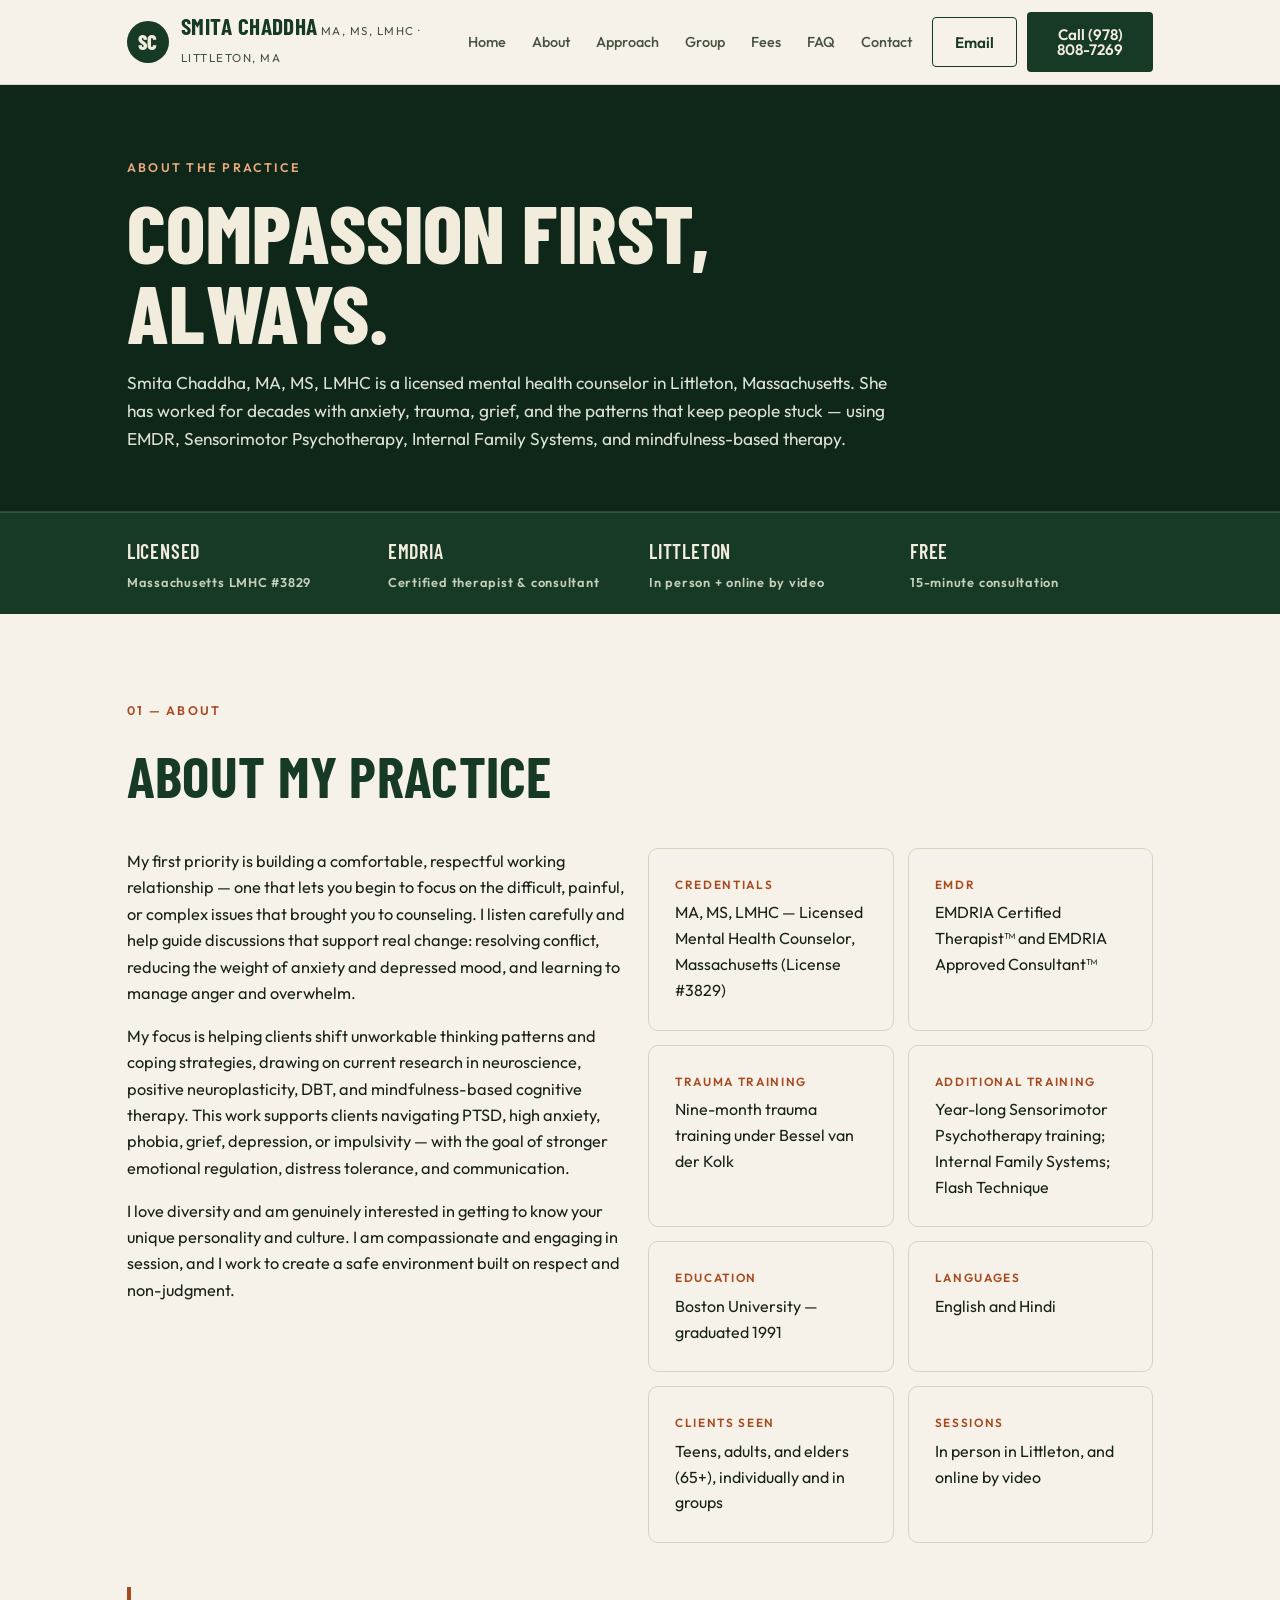
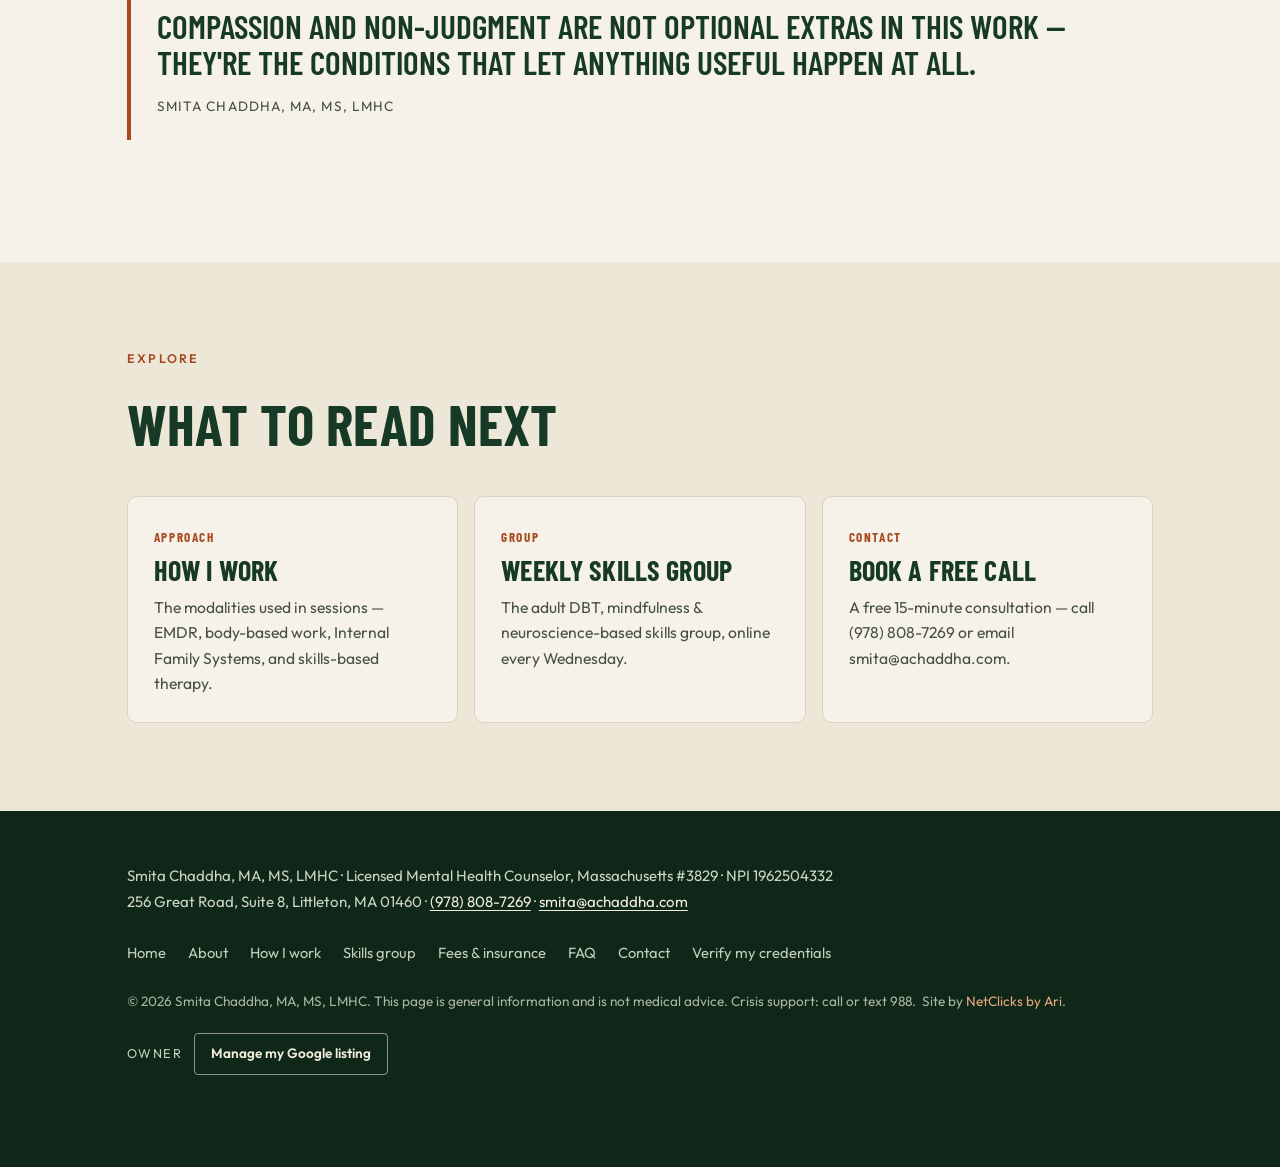
<file: about.html>
<!DOCTYPE html>
<html lang="en">
<head>
<meta charset="UTF-8">
<meta name="viewport" content="width=device-width, initial-scale=1.0">
<title>About Smita Chaddha, MA, MS, LMHC — Littleton, MA</title>
<meta name="description" content="About Smita Chaddha, a licensed mental health counselor in Littleton, Massachusetts (LMHC #3829). EMDRIA certified therapist and approved consultant, trained in trauma work with Bessel van der Kolk and Sensorimotor Psychotherapy.">
<link rel="canonical" href="https://ari-builds.github.io/smita-chaddha-therapy/about.html">
<meta property="og:type" content="website">
<meta property="og:site_name" content="Smita Chaddha, MA, MS, LMHC">
<meta property="og:title" content="About Smita Chaddha, MA, MS, LMHC">
<meta property="og:description" content="A licensed mental health counselor in Littleton, Massachusetts (LMHC #3829), specialising in trauma, EMDR and mindfulness-based therapy.">
<meta property="og:url" content="https://ari-builds.github.io/smita-chaddha-therapy/about.html">
<meta property="og:image" content="https://ari-builds.github.io/smita-chaddha-therapy/assets/og-image.jpg">
<meta name="theme-color" content="#173A26">
<meta name="geo.region" content="US-MA">
<meta name="geo.placename" content="Littleton, Massachusetts">
<link rel="icon" href="favicon.svg" type="image/svg+xml">
<link rel="preconnect" href="https://fonts.googleapis.com">
<link rel="preconnect" href="https://fonts.gstatic.com" crossorigin>
<link rel="stylesheet" href="https://fonts.googleapis.com/css2?family=Barlow+Condensed:wght@600;700;800&family=Outfit:wght@400;500;600;700&display=swap">
<link rel="stylesheet" href="styles.css">
<script>
document.documentElement.classList.add('reveal');
window.__revealFailsafe = setTimeout(function () {
  document.documentElement.classList.remove('reveal');
}, 3000);
</script>
</head>
<body>

<a class="skip" href="#main">Skip to content</a>

<header class="site-header">
  <div class="bar">
    <a class="brand" href="index.html" aria-label="Smita Chaddha, LMHC — home">
      <span class="mark" aria-hidden="true">SC</span>
      <span>
        <span class="name">Smita Chaddha</span>
        <span class="sub">MA, MS, LMHC · Littleton, MA</span>
      </span>
    </a>
    <nav class="site-nav" aria-label="Primary">
      <a href="index.html">Home</a>
      <a href="about.html" aria-current="page">About</a>
      <a href="approach.html">Approach</a>
      <a href="group.html">Group</a>
      <a href="fees.html">Fees</a>
      <a href="faq.html">FAQ</a>
      <a href="contact.html">Contact</a>
    </nav>
    <div class="head-actions">
      <a class="btn btn-outline" href="mailto:smita@achaddha.com">Email</a>
      <a class="btn btn-green" href="tel:+19788087269">Call (978) 808-7269</a>
      <button id="menuBtn" type="button" aria-label="Open menu" aria-expanded="false" aria-controls="mobileMenu">
        <svg width="22" height="16" viewBox="0 0 22 16" fill="none" aria-hidden="true"><path d="M1 1h20M1 8h20M1 15h20" stroke="currentColor" stroke-width="2" stroke-linecap="round"/></svg>
      </button>
    </div>
  </div>
</header>

<div class="mobile-menu" id="mobileMenu" aria-hidden="true">
  <div class="mm-head">
    <div class="mm-title">Smita Chaddha, LMHC</div>
    <button id="menuClose" type="button" aria-label="Close menu">&#10005;</button>
  </div>
  <nav class="mm-links" aria-label="Mobile">
    <a href="index.html">Home</a>
    <a href="about.html">About</a>
    <a href="approach.html">Approach</a>
    <a href="group.html">Group</a>
    <a href="fees.html">Fees</a>
    <a href="faq.html">FAQ</a>
    <a href="contact.html">Contact</a>
  </nav>
  <div class="mm-cta">
    <a class="btn btn-solid" href="tel:+19788087269">Call</a>
    <a class="btn btn-ghost-light" href="mailto:smita@achaddha.com">Email</a>
  </div>
  <div class="mm-phone">(978) 808-7269 · Littleton, MA</div>
</div>

<main id="main">

<section class="page-hero" aria-labelledby="about-title">
  <div class="container">
    <p class="kicker">About the practice</p>
    <h1 id="about-title">Compassion first, always.</h1>
    <p class="page-lede">Smita Chaddha, MA, MS, LMHC is a licensed mental health counselor in Littleton, Massachusetts. She has worked for decades with anxiety, trauma, grief, and the patterns that keep people stuck — using EMDR, Sensorimotor Psychotherapy, Internal Family Systems, and mindfulness-based therapy.</p>
  </div>
</section>

<div class="stats">
  <div class="row">
    <div>Licensed<span>Massachusetts LMHC #3829</span></div>
    <div>EMDRIA<span>Certified therapist &amp; consultant</span></div>
    <div>Littleton<span>In person + online by video</span></div>
    <div>Free<span>15-minute consultation</span></div>
  </div>
</div>

<section class="section" id="about">
  <div class="container">
    <div class="section-head">
      <p class="kicker">01 — About</p>
      <h2>About my practice</h2>
    </div>
    <div class="grid grid-2">
      <div>
        <p>My first priority is building a comfortable, respectful working relationship — one that lets you begin to focus on the difficult, painful, or complex issues that brought you to counseling. I listen carefully and help guide discussions that support real change: resolving conflict, reducing the weight of anxiety and depressed mood, and learning to manage anger and overwhelm.</p>
        <p>My focus is helping clients shift unworkable thinking patterns and coping strategies, drawing on current research in neuroscience, positive neuroplasticity, DBT, and mindfulness-based cognitive therapy. This work supports clients navigating PTSD, high anxiety, phobia, grief, depression, or impulsivity — with the goal of stronger emotional regulation, distress tolerance, and communication.</p>
        <p>I love diversity and am genuinely interested in getting to know your unique personality and culture. I am compassionate and engaging in session, and I work to create a safe environment built on respect and non-judgment.</p>
      </div>
      <div class="cred-grid">
        <div class="cred card"><div class="label">Credentials</div><div class="value">MA, MS, LMHC — Licensed Mental Health Counselor, Massachusetts (License #3829)</div></div>
        <div class="cred card"><div class="label">EMDR</div><div class="value">EMDRIA Certified Therapist™ and EMDRIA Approved Consultant™</div></div>
        <div class="cred card"><div class="label">Trauma training</div><div class="value">Nine-month trauma training under Bessel van der Kolk</div></div>
        <div class="cred card"><div class="label">Additional training</div><div class="value">Year-long Sensorimotor Psychotherapy training; Internal Family Systems; Flash Technique</div></div>
        <div class="cred card"><div class="label">Education</div><div class="value">Boston University — graduated 1991</div></div>
        <div class="cred card"><div class="label">Languages</div><div class="value">English and Hindi</div></div>
        <div class="cred card"><div class="label">Clients seen</div><div class="value">Teens, adults, and elders (65+), individually and in groups</div></div>
        <div class="cred card"><div class="label">Sessions</div><div class="value">In person in Littleton, and online by video</div></div>
      </div>
    </div>
    <blockquote class="pullquote rv" style="margin-top:44px;">
      <p>Compassion and non-judgment are not optional extras in this work — they're the conditions that let anything useful happen at all.</p>
      <cite>Smita Chaddha, MA, MS, LMHC</cite>
    </blockquote>
  </div>
</section>

<section class="section alt" id="next">
  <div class="container">
    <div class="section-head">
      <p class="kicker">Explore</p>
      <h2>What to read next</h2>
    </div>
    <div class="grid grid-3">
      <a class="card approach rv" href="approach.html" style="text-decoration:none;"><span class="abbr">Approach</span><h3>How I work</h3><p>The modalities used in sessions — EMDR, body-based work, Internal Family Systems, and skills-based therapy.</p></a>
      <a class="card approach rv" href="group.html" style="text-decoration:none;"><span class="abbr">Group</span><h3>Weekly skills group</h3><p>The adult DBT, mindfulness &amp; neuroscience-based skills group, online every Wednesday.</p></a>
      <a class="card approach rv" href="contact.html" style="text-decoration:none;"><span class="abbr">Contact</span><h3>Book a free call</h3><p>A free 15-minute consultation — call (978) 808-7269 or email smita@achaddha.com.</p></a>
    </div>
  </div>
</section>

</main>

<footer class="site-footer">
  <div class="container">
    <div class="nap">
      Smita Chaddha, MA, MS, LMHC · Licensed Mental Health Counselor, Massachusetts #3829 · NPI 1962504332<br>
      256 Great Road, Suite 8, Littleton, MA 01460 · <a href="tel:+19788087269">(978) 808-7269</a> · <a href="mailto:smita@achaddha.com">smita@achaddha.com</a>
    </div>
    <div class="footer-links">
      <a href="index.html">Home</a><a href="about.html">About</a><a href="approach.html">How I work</a><a href="group.html">Skills group</a>
      <a href="fees.html">Fees &amp; insurance</a><a href="faq.html">FAQ</a><a href="contact.html">Contact</a>
      <a href="verify.html">Verify my credentials</a>
    </div>
    <p class="colophon">&copy; <span id="year">2026</span> Smita Chaddha, MA, MS, LMHC. This page is general information and is not medical advice. Crisis support: call or text 988.&nbsp; Site by <a href="https://netclicksbyari.tech" target="_blank" rel="noopener">NetClicks by Ari</a>.</p>
    <div class="owner-tools">
      <span class="owner-label" id="owner-label">Owner</span>
      <a class="btn btn-ghost-light" href="https://business.google.com/" target="_blank" rel="noopener" aria-describedby="owner-label">Manage my Google listing</a>
    </div>
  </div>
</footer>

<div class="mobile-bar">
  <a class="btn btn-solid" href="tel:+19788087269">Call (978) 808-7269</a>
  <a class="btn btn-ghost-light" href="mailto:smita@achaddha.com">Email</a>
</div>

<script src="site.js" defer></script>

</body>
</html>
</file>
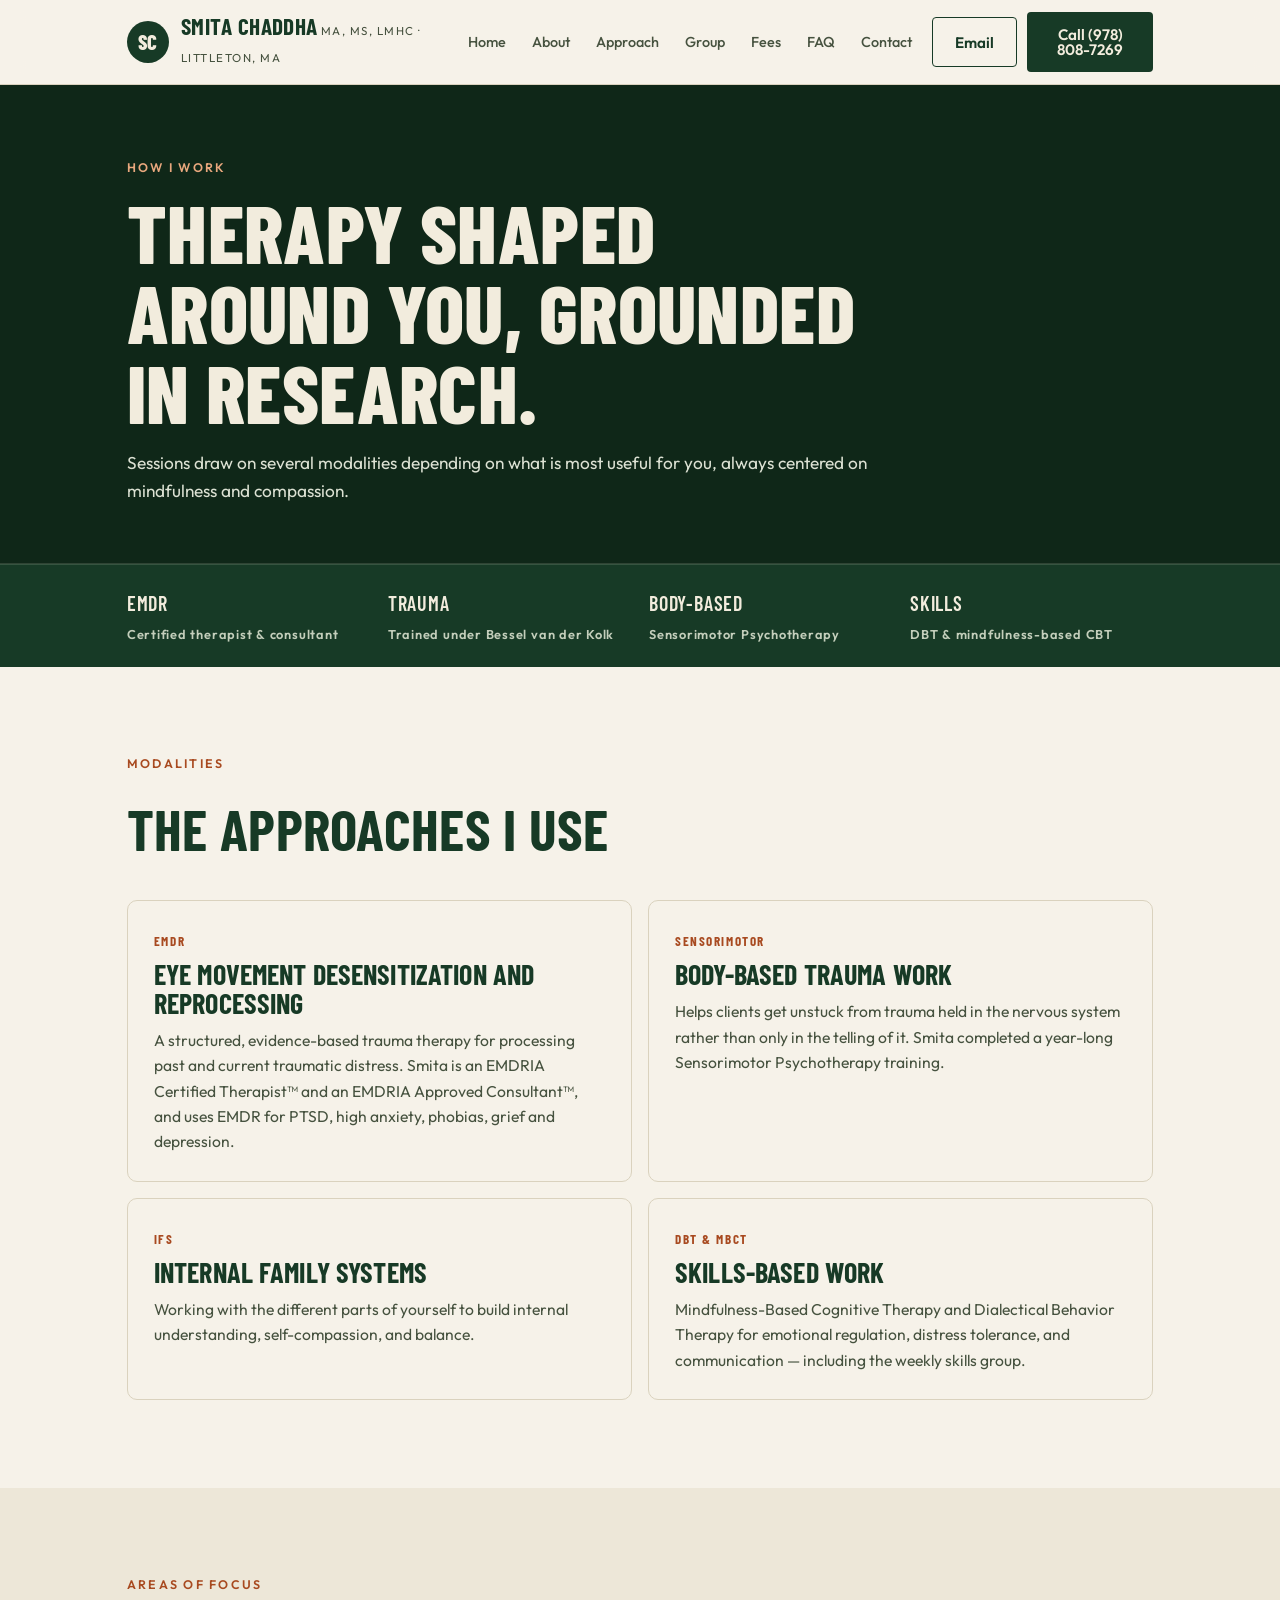
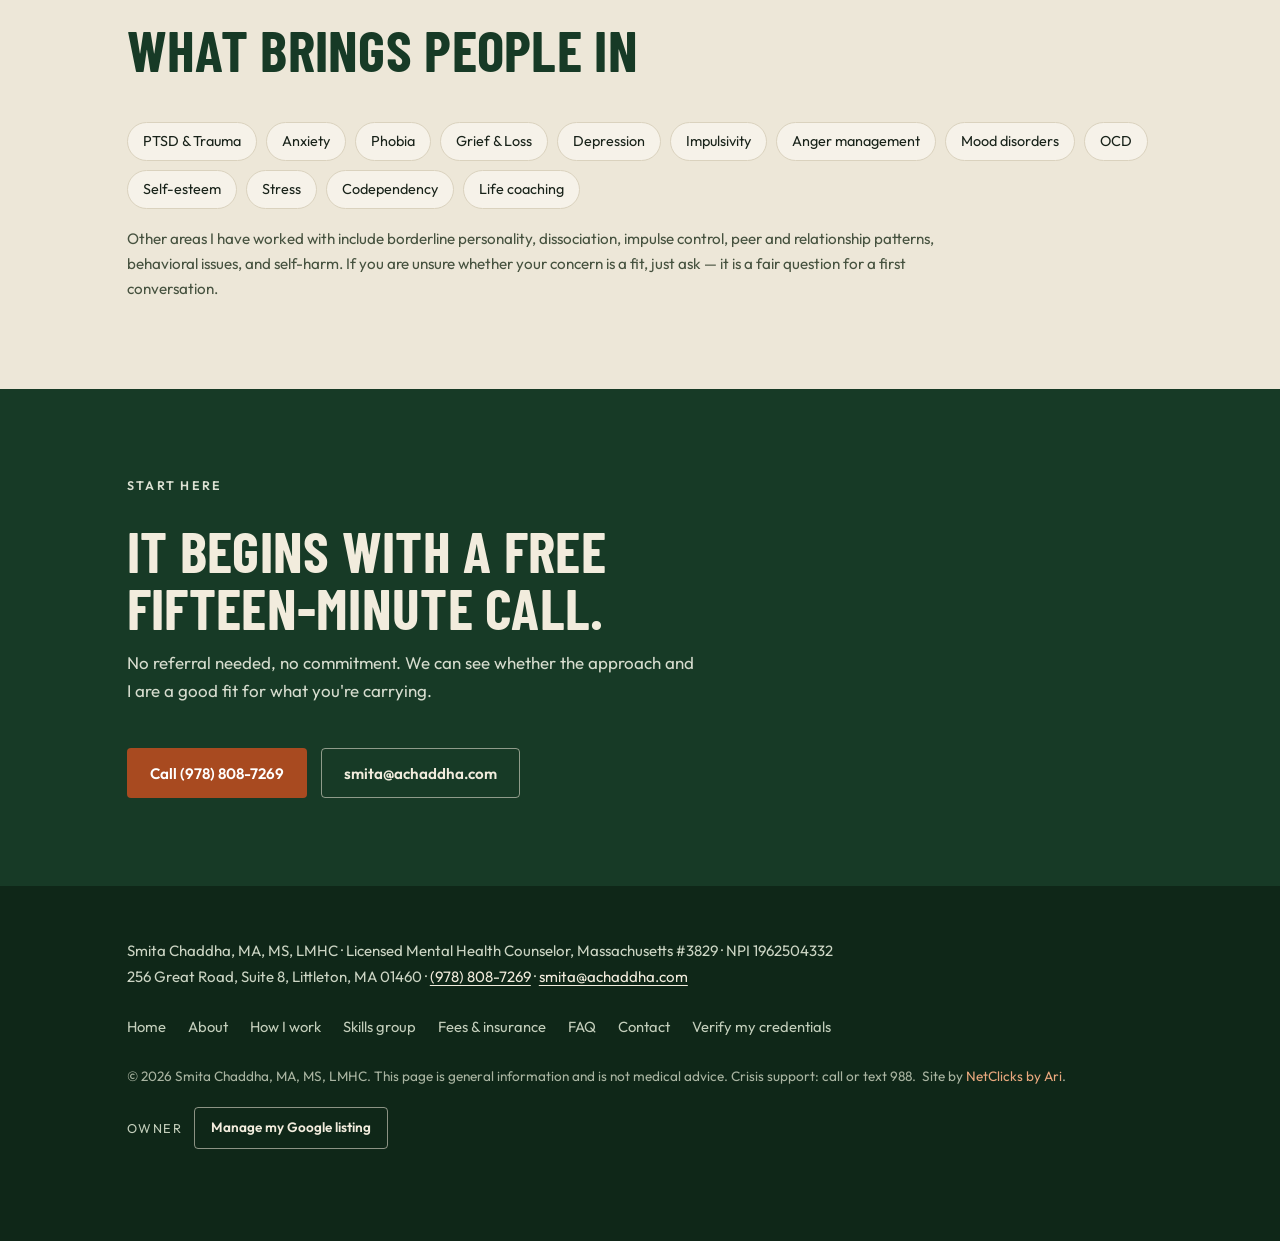
<file: approach.html>
<!DOCTYPE html>
<html lang="en">
<head>
<meta charset="UTF-8">
<meta name="viewport" content="width=device-width, initial-scale=1.0">
<title>Approach — How Smita Chaddha, LMHC Works</title>
<meta name="description" content="How Smita Chaddha (LMHC #3829, Littleton MA) works: EMDR, Sensorimotor Psychotherapy, Internal Family Systems, and DBT / mindfulness-based cognitive therapy for trauma, anxiety, grief and depression.">
<link rel="canonical" href="https://ari-builds.github.io/smita-chaddha-therapy/approach.html">
<meta property="og:type" content="website">
<meta property="og:site_name" content="Smita Chaddha, MA, MS, LMHC">
<meta property="og:title" content="Approach — How I work">
<meta property="og:description" content="EMDR, Sensorimotor Psychotherapy, Internal Family Systems, and skills-based DBT / mindfulness therapy in Littleton, Massachusetts.">
<meta property="og:url" content="https://ari-builds.github.io/smita-chaddha-therapy/approach.html">
<meta property="og:image" content="https://ari-builds.github.io/smita-chaddha-therapy/assets/og-image.jpg">
<meta name="theme-color" content="#173A26">
<meta name="geo.region" content="US-MA">
<meta name="geo.placename" content="Littleton, Massachusetts">
<link rel="icon" href="favicon.svg" type="image/svg+xml">
<link rel="preconnect" href="https://fonts.googleapis.com">
<link rel="preconnect" href="https://fonts.gstatic.com" crossorigin>
<link rel="stylesheet" href="https://fonts.googleapis.com/css2?family=Barlow+Condensed:wght@600;700;800&family=Outfit:wght@400;500;600;700&display=swap">
<link rel="stylesheet" href="styles.css">
<script>
document.documentElement.classList.add('reveal');
window.__revealFailsafe = setTimeout(function () {
  document.documentElement.classList.remove('reveal');
}, 3000);
</script>
</head>
<body>

<a class="skip" href="#main">Skip to content</a>

<header class="site-header">
  <div class="bar">
    <a class="brand" href="index.html" aria-label="Smita Chaddha, LMHC — home">
      <span class="mark" aria-hidden="true">SC</span>
      <span>
        <span class="name">Smita Chaddha</span>
        <span class="sub">MA, MS, LMHC · Littleton, MA</span>
      </span>
    </a>
    <nav class="site-nav" aria-label="Primary">
      <a href="index.html">Home</a>
      <a href="about.html">About</a>
      <a href="approach.html" aria-current="page">Approach</a>
      <a href="group.html">Group</a>
      <a href="fees.html">Fees</a>
      <a href="faq.html">FAQ</a>
      <a href="contact.html">Contact</a>
    </nav>
    <div class="head-actions">
      <a class="btn btn-outline" href="mailto:smita@achaddha.com">Email</a>
      <a class="btn btn-green" href="tel:+19788087269">Call (978) 808-7269</a>
      <button id="menuBtn" type="button" aria-label="Open menu" aria-expanded="false" aria-controls="mobileMenu">
        <svg width="22" height="16" viewBox="0 0 22 16" fill="none" aria-hidden="true"><path d="M1 1h20M1 8h20M1 15h20" stroke="currentColor" stroke-width="2" stroke-linecap="round"/></svg>
      </button>
    </div>
  </div>
</header>

<div class="mobile-menu" id="mobileMenu" aria-hidden="true">
  <div class="mm-head">
    <div class="mm-title">Smita Chaddha, LMHC</div>
    <button id="menuClose" type="button" aria-label="Close menu">&#10005;</button>
  </div>
  <nav class="mm-links" aria-label="Mobile">
    <a href="index.html">Home</a>
    <a href="about.html">About</a>
    <a href="approach.html">Approach</a>
    <a href="group.html">Group</a>
    <a href="fees.html">Fees</a>
    <a href="faq.html">FAQ</a>
    <a href="contact.html">Contact</a>
  </nav>
  <div class="mm-cta">
    <a class="btn btn-solid" href="tel:+19788087269">Call</a>
    <a class="btn btn-ghost-light" href="mailto:smita@achaddha.com">Email</a>
  </div>
  <div class="mm-phone">(978) 808-7269 · Littleton, MA</div>
</div>

<main id="main">

<section class="page-hero" aria-labelledby="approach-title">
  <div class="container">
    <p class="kicker">How I work</p>
    <h1 id="approach-title">Therapy shaped around you, grounded in research.</h1>
    <p class="page-lede">Sessions draw on several modalities depending on what is most useful for you, always centered on mindfulness and compassion.</p>
  </div>
</section>

<div class="stats">
  <div class="row">
    <div>EMDR<span>Certified therapist &amp; consultant</span></div>
    <div>Trauma<span>Trained under Bessel van der Kolk</span></div>
    <div>Body-based<span>Sensorimotor Psychotherapy</span></div>
    <div>Skills<span>DBT &amp; mindfulness-based CBT</span></div>
  </div>
</div>

<section class="section" id="modalities">
  <div class="container">
    <div class="section-head">
      <p class="kicker">Modalities</p>
      <h2>The approaches I use</h2>
    </div>
    <div class="approach-grid">
      <div class="card approach rv"><span class="abbr">EMDR</span><h3>Eye Movement Desensitization and Reprocessing</h3><p>A structured, evidence-based trauma therapy for processing past and current traumatic distress. Smita is an EMDRIA Certified Therapist™ and an EMDRIA Approved Consultant™, and uses EMDR for PTSD, high anxiety, phobias, grief and depression.</p></div>
      <div class="card approach rv"><span class="abbr">Sensorimotor</span><h3>Body-based trauma work</h3><p>Helps clients get unstuck from trauma held in the nervous system rather than only in the telling of it. Smita completed a year-long Sensorimotor Psychotherapy training.</p></div>
      <div class="card approach rv"><span class="abbr">IFS</span><h3>Internal Family Systems</h3><p>Working with the different parts of yourself to build internal understanding, self-compassion, and balance.</p></div>
      <div class="card approach rv"><span class="abbr">DBT &amp; MBCT</span><h3>Skills-based work</h3><p>Mindfulness-Based Cognitive Therapy and Dialectical Behavior Therapy for emotional regulation, distress tolerance, and communication — including the weekly skills group.</p></div>
    </div>
  </div>
</section>

<section class="section alt" id="focus">
  <div class="container">
    <div class="section-head">
      <p class="kicker">Areas of focus</p>
      <h2>What brings people in</h2>
    </div>
    <ul class="tags">
      <li>PTSD &amp; Trauma</li><li>Anxiety</li><li>Phobia</li><li>Grief &amp; Loss</li>
      <li>Depression</li><li>Impulsivity</li><li>Anger management</li><li>Mood disorders</li>
      <li>OCD</li><li>Self-esteem</li><li>Stress</li><li>Codependency</li><li>Life coaching</li>
    </ul>
    <p style="color:var(--ink-soft);font-size:.95rem;margin-top:18px;max-width:56em;">
      Other areas I have worked with include borderline personality, dissociation, impulse control, peer and relationship patterns, behavioral issues, and self-harm. If you are unsure whether your concern is a fit, just ask — it is a fair question for a first conversation.
    </p>
  </div>
</section>

<section class="section dark" id="start">
  <div class="container">
    <div class="section-head">
      <p class="kicker">Start here</p>
      <h2>It begins with a free fifteen-minute call.</h2>
      <p class="lede">No referral needed, no commitment. We can see whether the approach and I are a good fit for what you're carrying.</p>
    </div>
    <div class="hero-actions">
      <a class="btn btn-solid" href="tel:+19788087269">Call (978) 808-7269</a>
      <a class="btn btn-ghost-light" href="mailto:smita@achaddha.com">smita@achaddha.com</a>
    </div>
  </div>
</section>

</main>

<footer class="site-footer">
  <div class="container">
    <div class="nap">
      Smita Chaddha, MA, MS, LMHC · Licensed Mental Health Counselor, Massachusetts #3829 · NPI 1962504332<br>
      256 Great Road, Suite 8, Littleton, MA 01460 · <a href="tel:+19788087269">(978) 808-7269</a> · <a href="mailto:smita@achaddha.com">smita@achaddha.com</a>
    </div>
    <div class="footer-links">
      <a href="index.html">Home</a><a href="about.html">About</a><a href="approach.html">How I work</a><a href="group.html">Skills group</a>
      <a href="fees.html">Fees &amp; insurance</a><a href="faq.html">FAQ</a><a href="contact.html">Contact</a>
      <a href="verify.html">Verify my credentials</a>
    </div>
    <p class="colophon">&copy; <span id="year">2026</span> Smita Chaddha, MA, MS, LMHC. This page is general information and is not medical advice. Crisis support: call or text 988.&nbsp; Site by <a href="https://netclicksbyari.tech" target="_blank" rel="noopener">NetClicks by Ari</a>.</p>
    <div class="owner-tools">
      <span class="owner-label" id="owner-label">Owner</span>
      <a class="btn btn-ghost-light" href="https://business.google.com/" target="_blank" rel="noopener" aria-describedby="owner-label">Manage my Google listing</a>
    </div>
  </div>
</footer>

<div class="mobile-bar">
  <a class="btn btn-solid" href="tel:+19788087269">Call (978) 808-7269</a>
  <a class="btn btn-ghost-light" href="mailto:smita@achaddha.com">Email</a>
</div>

<script src="site.js" defer></script>

</body>
</html>
</file>
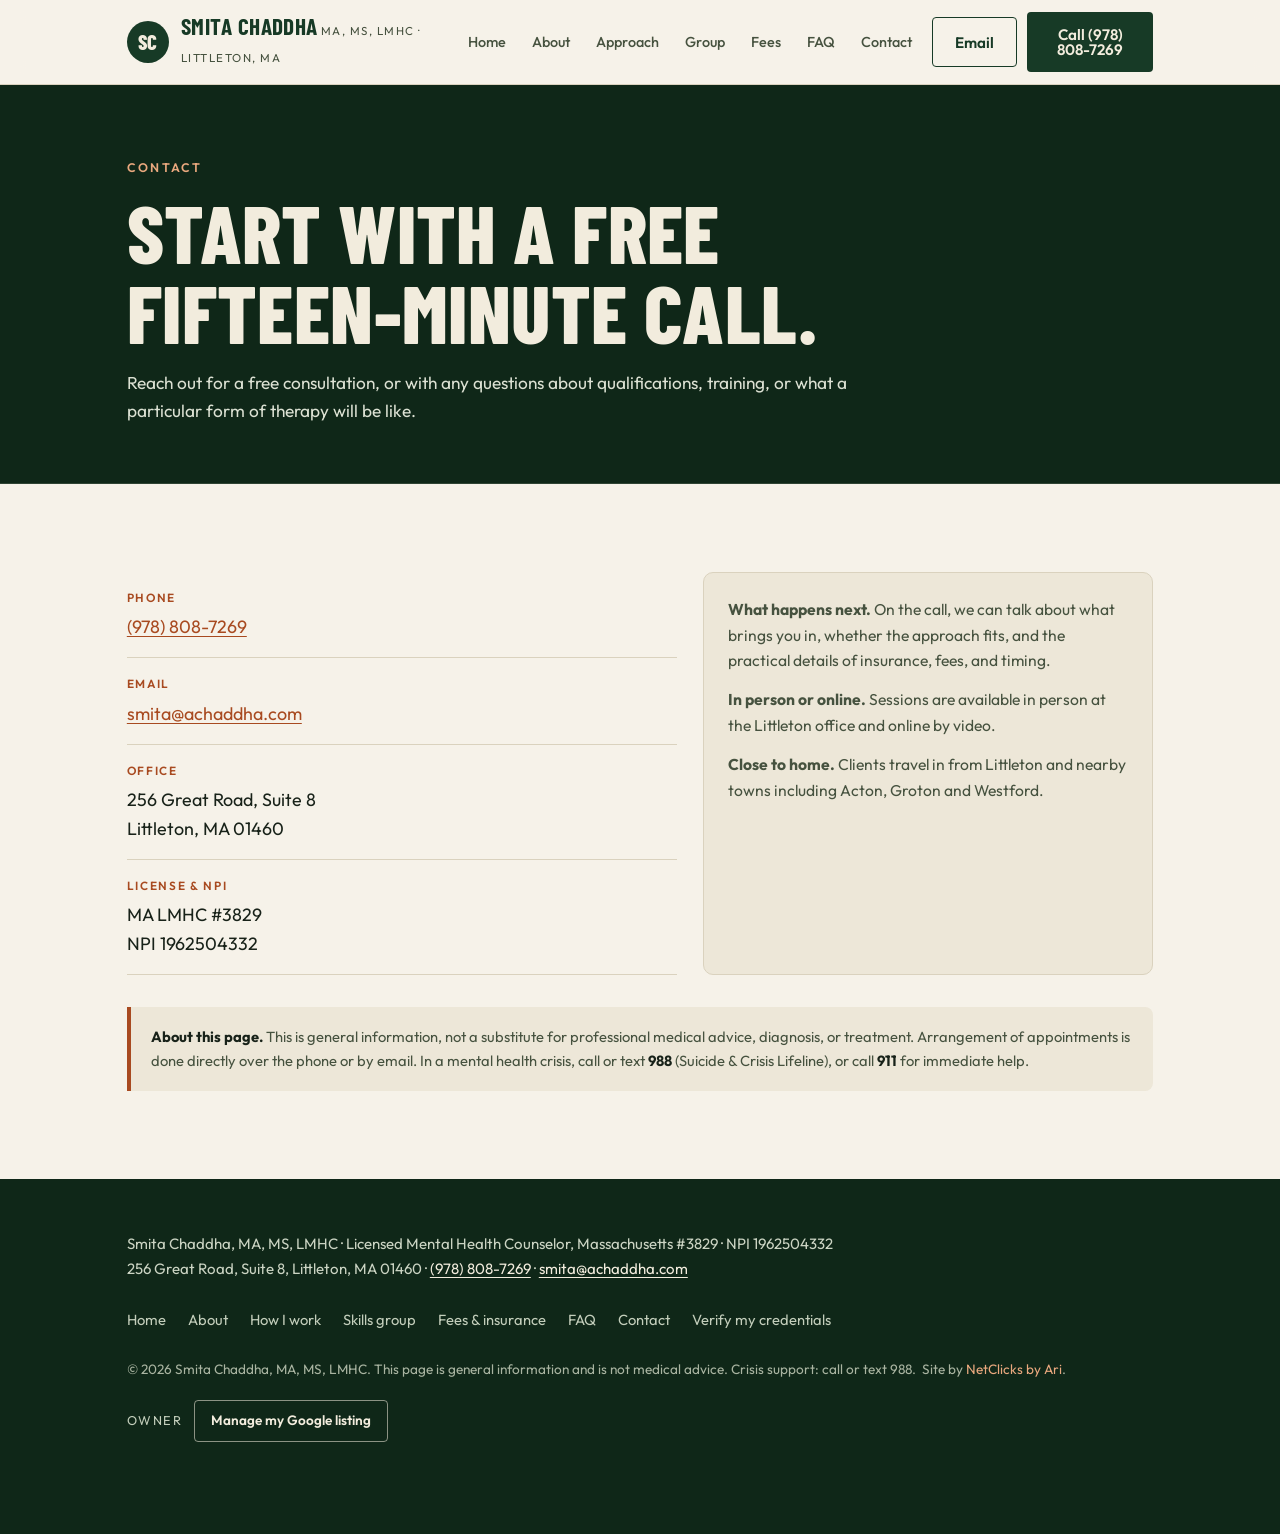
<file: contact.html>
<!DOCTYPE html>
<html lang="en">
<head>
<meta charset="UTF-8">
<meta name="viewport" content="width=device-width, initial-scale=1.0">
<title>Contact — Smita Chaddha, LMHC, Littleton MA</title>
<meta name="description" content="Contact Smita Chaddha, MA, MS, LMHC at 256 Great Road, Suite 8, Littleton, MA 01460. Call (978) 808-7269 or email smita@achaddha.com for a free 15-minute consultation.">
<link rel="canonical" href="https://ari-builds.github.io/smita-chaddha-therapy/contact.html">
<meta property="og:type" content="website">
<meta property="og:site_name" content="Smita Chaddha, MA, MS, LMHC">
<meta property="og:title" content="Contact">
<meta property="og:description" content="Call (978) 808-7269 or email smita@achaddha.com for a free 15-minute consultation in Littleton, MA.">
<meta property="og:url" content="https://ari-builds.github.io/smita-chaddha-therapy/contact.html">
<meta property="og:image" content="https://ari-builds.github.io/smita-chaddha-therapy/assets/og-image.jpg">
<meta name="theme-color" content="#173A26">
<meta name="geo.region" content="US-MA">
<meta name="geo.placename" content="Littleton, Massachusetts">
<link rel="icon" href="favicon.svg" type="image/svg+xml">
<link rel="preconnect" href="https://fonts.googleapis.com">
<link rel="preconnect" href="https://fonts.gstatic.com" crossorigin>
<link rel="stylesheet" href="https://fonts.googleapis.com/css2?family=Barlow+Condensed:wght@600;700;800&family=Outfit:wght@400;500;600;700&display=swap">
<link rel="stylesheet" href="styles.css">
<script>
document.documentElement.classList.add('reveal');
window.__revealFailsafe = setTimeout(function () {
  document.documentElement.classList.remove('reveal');
}, 3000);
</script>
</head>
<body>

<a class="skip" href="#main">Skip to content</a>

<header class="site-header">
  <div class="bar">
    <a class="brand" href="index.html" aria-label="Smita Chaddha, LMHC — home">
      <span class="mark" aria-hidden="true">SC</span>
      <span>
        <span class="name">Smita Chaddha</span>
        <span class="sub">MA, MS, LMHC · Littleton, MA</span>
      </span>
    </a>
    <nav class="site-nav" aria-label="Primary">
      <a href="index.html">Home</a>
      <a href="about.html">About</a>
      <a href="approach.html">Approach</a>
      <a href="group.html">Group</a>
      <a href="fees.html">Fees</a>
      <a href="faq.html">FAQ</a>
      <a href="contact.html" aria-current="page">Contact</a>
    </nav>
    <div class="head-actions">
      <a class="btn btn-outline" href="mailto:smita@achaddha.com">Email</a>
      <a class="btn btn-green" href="tel:+19788087269">Call (978) 808-7269</a>
      <button id="menuBtn" type="button" aria-label="Open menu" aria-expanded="false" aria-controls="mobileMenu">
        <svg width="22" height="16" viewBox="0 0 22 16" fill="none" aria-hidden="true"><path d="M1 1h20M1 8h20M1 15h20" stroke="currentColor" stroke-width="2" stroke-linecap="round"/></svg>
      </button>
    </div>
  </div>
</header>

<div class="mobile-menu" id="mobileMenu" aria-hidden="true">
  <div class="mm-head">
    <div class="mm-title">Smita Chaddha, LMHC</div>
    <button id="menuClose" type="button" aria-label="Close menu">&#10005;</button>
  </div>
  <nav class="mm-links" aria-label="Mobile">
    <a href="index.html">Home</a>
    <a href="about.html">About</a>
    <a href="approach.html">Approach</a>
    <a href="group.html">Group</a>
    <a href="fees.html">Fees</a>
    <a href="faq.html">FAQ</a>
    <a href="contact.html">Contact</a>
  </nav>
  <div class="mm-cta">
    <a class="btn btn-solid" href="tel:+19788087269">Call</a>
    <a class="btn btn-ghost-light" href="mailto:smita@achaddha.com">Email</a>
  </div>
  <div class="mm-phone">(978) 808-7269 · Littleton, MA</div>
</div>

<main id="main">

<section class="page-hero" aria-labelledby="contact-title">
  <div class="container">
    <p class="kicker">Contact</p>
    <h1 id="contact-title">Start with a free fifteen-minute call.</h1>
    <p class="page-lede">Reach out for a free consultation, or with any questions about qualifications, training, or what a particular form of therapy will be like.</p>
  </div>
</section>

<section class="section" id="contact">
  <div class="container">
    <div class="contact-grid">
      <div class="rv">
        <div class="contact-block"><div class="label">Phone</div><div class="value"><a href="tel:+19788087269">(978) 808-7269</a></div></div>
        <div class="contact-block"><div class="label">Email</div><div class="value"><a href="mailto:smita@achaddha.com">smita@achaddha.com</a></div></div>
        <div class="contact-block"><div class="label">Office</div><div class="value">256 Great Road, Suite 8<br>Littleton, MA 01460</div></div>
        <div class="contact-block"><div class="label">License &amp; NPI</div><div class="value">MA LMHC #3829<br>NPI 1962504332</div></div>
      </div>
      <div class="note-box rv">
        <p><strong>What happens next.</strong> On the call, we can talk about what brings you in, whether the approach fits, and the practical details of insurance, fees, and timing.</p>
        <p><strong>In person or online.</strong> Sessions are available in person at the Littleton office and online by video.</p>
        <p><strong>Close to home.</strong> Clients travel in from Littleton and nearby towns including Acton, Groton and Westford.</p>
      </div>
    </div>
    <p class="disclaimer">
      <strong>About this page.</strong> This is general information, not a substitute for professional medical advice, diagnosis, or treatment. Arrangement of appointments is done directly over the phone or by email. In a mental health crisis, call or text <strong>988</strong> (Suicide &amp; Crisis Lifeline), or call <strong>911</strong> for immediate help.
    </p>
  </div>
</section>

</main>

<footer class="site-footer">
  <div class="container">
    <div class="nap">
      Smita Chaddha, MA, MS, LMHC · Licensed Mental Health Counselor, Massachusetts #3829 · NPI 1962504332<br>
      256 Great Road, Suite 8, Littleton, MA 01460 · <a href="tel:+19788087269">(978) 808-7269</a> · <a href="mailto:smita@achaddha.com">smita@achaddha.com</a>
    </div>
    <div class="footer-links">
      <a href="index.html">Home</a><a href="about.html">About</a><a href="approach.html">How I work</a><a href="group.html">Skills group</a>
      <a href="fees.html">Fees &amp; insurance</a><a href="faq.html">FAQ</a><a href="contact.html">Contact</a>
      <a href="verify.html">Verify my credentials</a>
    </div>
    <p class="colophon">&copy; <span id="year">2026</span> Smita Chaddha, MA, MS, LMHC. This page is general information and is not medical advice. Crisis support: call or text 988.&nbsp; Site by <a href="https://netclicksbyari.tech" target="_blank" rel="noopener">NetClicks by Ari</a>.</p>
    <div class="owner-tools">
      <span class="owner-label" id="owner-label">Owner</span>
      <a class="btn btn-ghost-light" href="https://business.google.com/" target="_blank" rel="noopener" aria-describedby="owner-label">Manage my Google listing</a>
    </div>
  </div>
</footer>

<div class="mobile-bar">
  <a class="btn btn-solid" href="tel:+19788087269">Call (978) 808-7269</a>
  <a class="btn btn-ghost-light" href="mailto:smita@achaddha.com">Email</a>
</div>

<script src="site.js" defer></script>

</body>
</html>
</file>
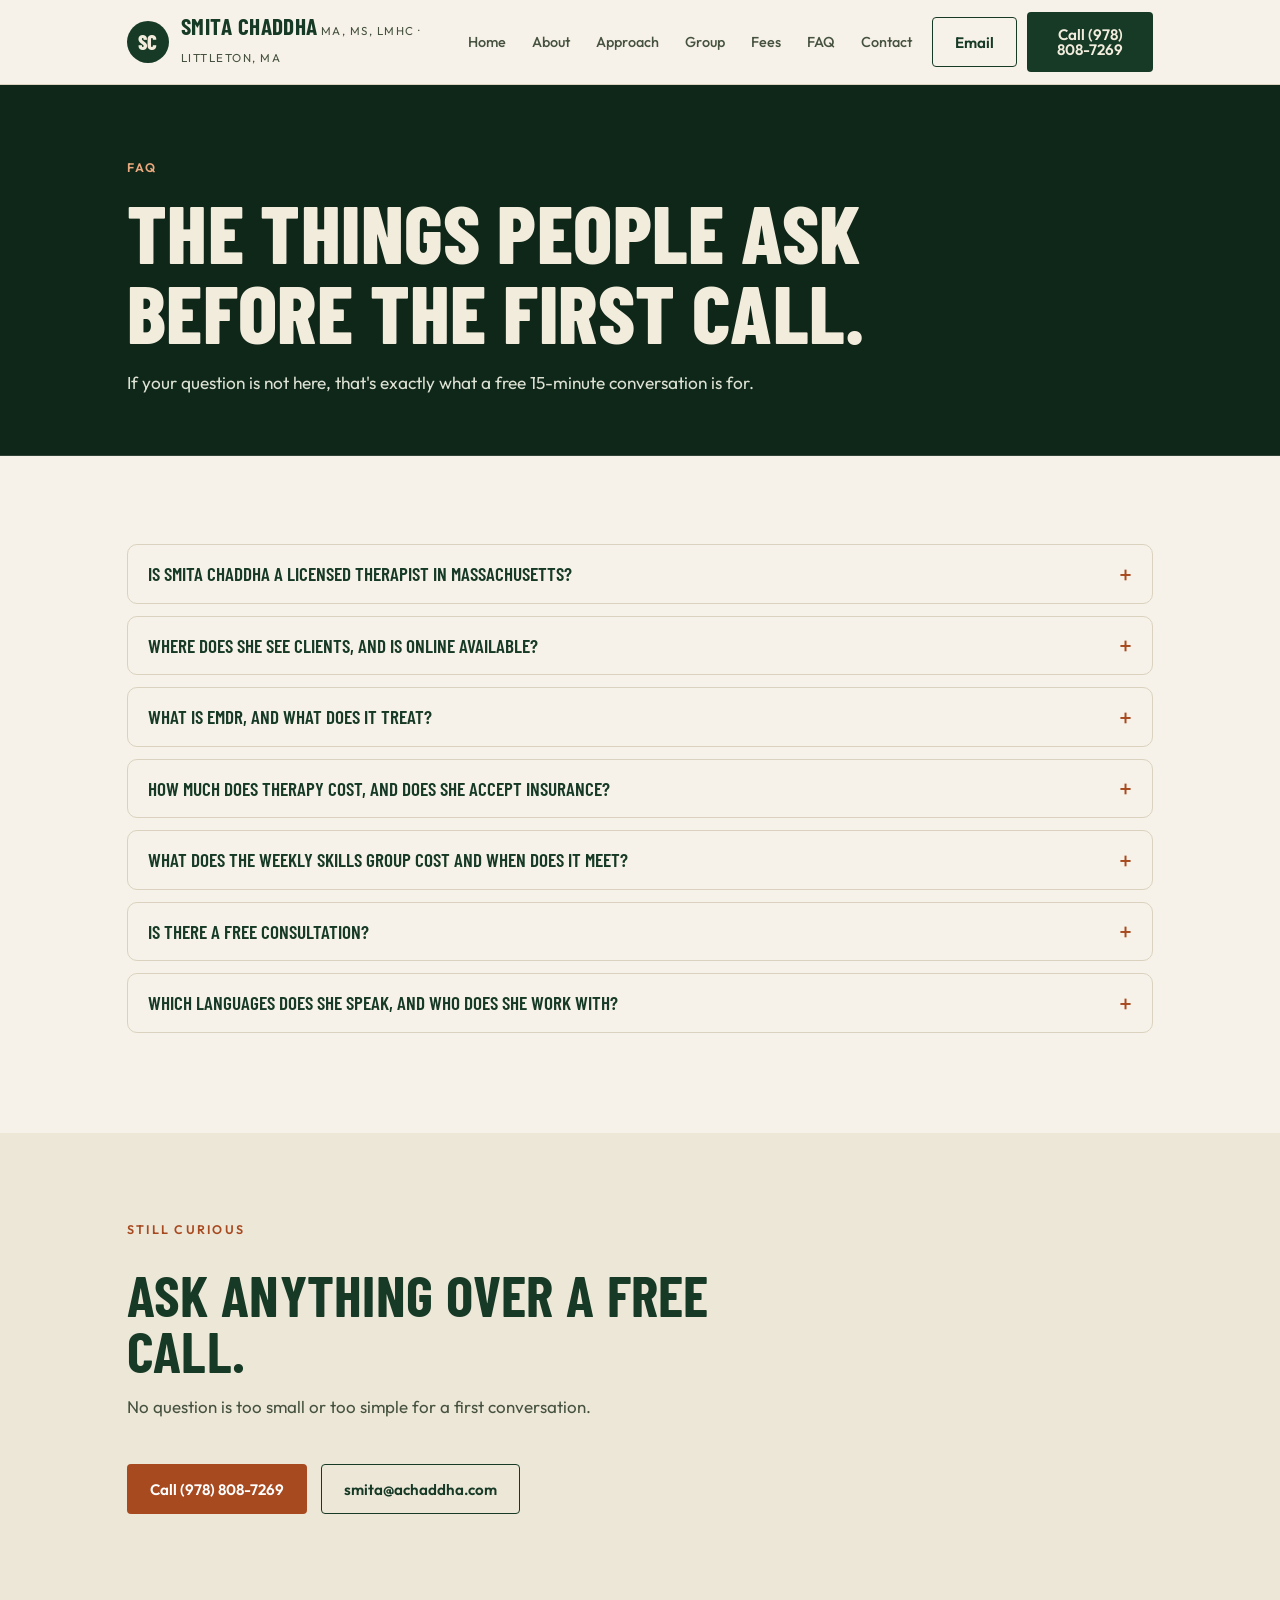
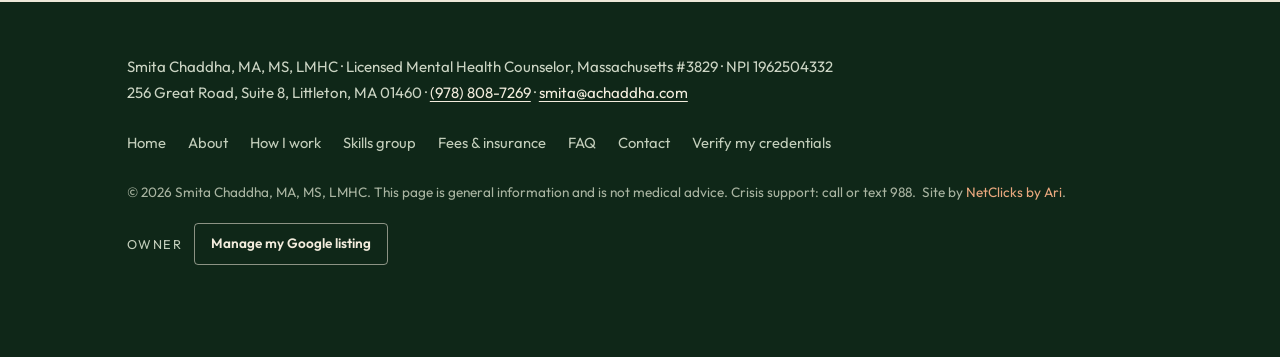
<file: faq.html>
<!DOCTYPE html>
<html lang="en">
<head>
<meta charset="UTF-8">
<meta name="viewport" content="width=device-width, initial-scale=1.0">
<title>FAQ — Smita Chaddha, LMHC, Littleton MA</title>
<meta name="description" content="Common questions about therapy with Smita Chaddha, LMHC in Littleton, MA: license, location, EMDR, fees, the weekly skills group, the free consultation, and languages.">
<link rel="canonical" href="https://ari-builds.github.io/smita-chaddha-therapy/faq.html">
<meta property="og:type" content="website">
<meta property="og:site_name" content="Smita Chaddha, MA, MS, LMHC">
<meta property="og:title" content="Frequently Asked Questions">
<meta property="og:description" content="Licensing, location, EMDR, fees, the $60 weekly skills group, and the free 15-minute consultation — answered.">
<meta property="og:url" content="https://ari-builds.github.io/smita-chaddha-therapy/faq.html">
<meta property="og:image" content="https://ari-builds.github.io/smita-chaddha-therapy/assets/og-image.jpg">
<meta name="theme-color" content="#173A26">
<meta name="geo.region" content="US-MA">
<meta name="geo.placename" content="Littleton, Massachusetts">
<link rel="icon" href="favicon.svg" type="image/svg+xml">
<link rel="preconnect" href="https://fonts.googleapis.com">
<link rel="preconnect" href="https://fonts.gstatic.com" crossorigin>
<link rel="stylesheet" href="https://fonts.googleapis.com/css2?family=Barlow+Condensed:wght@600;700;800&family=Outfit:wght@400;500;600;700&display=swap">
<link rel="stylesheet" href="styles.css">
<script type="application/ld+json">
{
  "@context": "https://schema.org",
  "@type": "FAQPage",
  "mainEntity": [
    {
      "@type": "Question",
      "name": "Is Smita Chaddha a licensed therapist in Massachusetts?",
      "acceptedAnswer": { "@type": "Answer", "text": "Yes — Licensed Mental Health Counselor, Massachusetts license #3829, sole proprietor, NPI 1962504332. You can confirm both independently: the license through the Massachusetts Board of Allied Mental Health Professionals, and the NPI through the CMS NPI Registry." }
    },
    {
      "@type": "Question",
      "name": "Where does she see clients, and is online available?",
      "acceptedAnswer": { "@type": "Answer", "text": "The office is at 256 Great Road, Suite 8, Littleton, MA 01460. Sessions are also available online by video, and clients commonly travel from Acton, Groton, Westford and elsewhere in Middlesex County." }
    },
    {
      "@type": "Question",
      "name": "What is EMDR and what does it treat?",
      "acceptedAnswer": { "@type": "Answer", "text": "EMDR stands for Eye Movement Desensitization and Reprocessing — a structured, evidence-based trauma therapy used to process past and present traumatic distress. Smita is an EMDRIA Certified Therapist and an EMDRIA Approved Consultant, and uses EMDR for PTSD, high anxiety, phobias, grief and depression." }
    },
    {
      "@type": "Question",
      "name": "How much does therapy cost and does she accept insurance?",
      "acceptedAnswer": { "@type": "Answer", "text": "Fees and coverage vary, so ask when you reach out to verify what applies to you. Blue Cross and Blue Shield, Harvard Pilgrim and Tufts Health Plan are accepted, as well as out-of-network reimbursement. A sliding scale is available for those who may be eligible. Individual sessions are paid by cash or check." }
    },
    {
      "@type": "Question",
      "name": "What does the weekly skills group cost and when does it meet?",
      "acceptedAnswer": { "@type": "Answer", "text": "The adult skills group meets online via Zoom every Wednesday from 11:00 AM to 12:30 PM, at $60 per session. It runs as a basic and advanced psychoeducational group across four modules — mindfulness and distress tolerance, emotional containment, effective communication, and middle path skills. It is intended for clients working alongside individual therapy, and no specific diagnosis is required to benefit." }
    },
    {
      "@type": "Question",
      "name": "Is there a free consultation?",
      "acceptedAnswer": { "@type": "Answer", "text": "Yes — call (978) 808-7269 or email smita@achaddha.com to book a free 15-minute consultation, or to ask about qualifications, training, or what a particular form of therapy will be like." }
    },
    {
      "@type": "Question",
      "name": "Which languages does she speak, and who does she work with?",
      "acceptedAnswer": { "@type": "Answer", "text": "She works in English and Hindi. She sees individuals and groups, and works with teens, adults, and adults aged 65 and over." }
    }
  ]
}
</script>
<script>
document.documentElement.classList.add('reveal');
window.__revealFailsafe = setTimeout(function () {
  document.documentElement.classList.remove('reveal');
}, 3000);
</script>
</head>
<body>

<a class="skip" href="#main">Skip to content</a>

<header class="site-header">
  <div class="bar">
    <a class="brand" href="index.html" aria-label="Smita Chaddha, LMHC — home">
      <span class="mark" aria-hidden="true">SC</span>
      <span>
        <span class="name">Smita Chaddha</span>
        <span class="sub">MA, MS, LMHC · Littleton, MA</span>
      </span>
    </a>
    <nav class="site-nav" aria-label="Primary">
      <a href="index.html">Home</a>
      <a href="about.html">About</a>
      <a href="approach.html">Approach</a>
      <a href="group.html">Group</a>
      <a href="fees.html">Fees</a>
      <a href="faq.html" aria-current="page">FAQ</a>
      <a href="contact.html">Contact</a>
    </nav>
    <div class="head-actions">
      <a class="btn btn-outline" href="mailto:smita@achaddha.com">Email</a>
      <a class="btn btn-green" href="tel:+19788087269">Call (978) 808-7269</a>
      <button id="menuBtn" type="button" aria-label="Open menu" aria-expanded="false" aria-controls="mobileMenu">
        <svg width="22" height="16" viewBox="0 0 22 16" fill="none" aria-hidden="true"><path d="M1 1h20M1 8h20M1 15h20" stroke="currentColor" stroke-width="2" stroke-linecap="round"/></svg>
      </button>
    </div>
  </div>
</header>

<div class="mobile-menu" id="mobileMenu" aria-hidden="true">
  <div class="mm-head">
    <div class="mm-title">Smita Chaddha, LMHC</div>
    <button id="menuClose" type="button" aria-label="Close menu">&#10005;</button>
  </div>
  <nav class="mm-links" aria-label="Mobile">
    <a href="index.html">Home</a>
    <a href="about.html">About</a>
    <a href="approach.html">Approach</a>
    <a href="group.html">Group</a>
    <a href="fees.html">Fees</a>
    <a href="faq.html">FAQ</a>
    <a href="contact.html">Contact</a>
  </nav>
  <div class="mm-cta">
    <a class="btn btn-solid" href="tel:+19788087269">Call</a>
    <a class="btn btn-ghost-light" href="mailto:smita@achaddha.com">Email</a>
  </div>
  <div class="mm-phone">(978) 808-7269 · Littleton, MA</div>
</div>

<main id="main">

<section class="page-hero" aria-labelledby="faq-title">
  <div class="container">
    <p class="kicker">FAQ</p>
    <h1 id="faq-title">The things people ask before the first call.</h1>
    <p class="page-lede">If your question is not here, that's exactly what a free 15-minute conversation is for.</p>
  </div>
</section>

<section class="section" id="faq">
  <div class="container">
    <div class="faq-list">
      <details class="faq-item">
        <summary>Is Smita Chaddha a licensed therapist in Massachusetts?</summary>
        <div class="answer">Yes — Licensed Mental Health Counselor, Massachusetts license #3829, sole proprietor, NPI 1962504332. You can confirm both independently: the license through the Massachusetts Board of Allied Mental Health Professionals, and the NPI through the CMS NPI Registry. Links are on the <a href="verify.html">verify credentials</a> page.</div>
      </details>
      <details class="faq-item">
        <summary>Where does she see clients, and is online available?</summary>
        <div class="answer">The office is at 256 Great Road, Suite 8, Littleton, MA 01460. Sessions are also available online by video, and clients commonly travel from Acton, Groton, Westford and elsewhere in Middlesex County.</div>
      </details>
      <details class="faq-item">
        <summary>What is EMDR, and what does it treat?</summary>
        <div class="answer">EMDR stands for Eye Movement Desensitization and Reprocessing — a structured, evidence-based trauma therapy used to process past and present traumatic distress. Smita is an EMDRIA Certified Therapist™ and an EMDRIA Approved Consultant™, and uses EMDR for PTSD, high anxiety, phobias, grief and depression.</div>
      </details>
      <details class="faq-item">
        <summary>How much does therapy cost, and does she accept insurance?</summary>
        <div class="answer">Fees and coverage vary, so ask when you reach out to verify what applies to you. Blue Cross and Blue Shield, Harvard Pilgrim and Tufts Health Plan are accepted, as well as out-of-network reimbursement. A sliding scale is available for those who may be eligible. Individual sessions are paid by cash or check.</div>
      </details>
      <details class="faq-item">
        <summary>What does the weekly skills group cost and when does it meet?</summary>
        <div class="answer">The adult skills group meets online via Zoom every Wednesday from 11:00 AM to 12:30 PM, at $60 per session. It runs as a basic and advanced psychoeducational group across four modules — mindfulness and distress tolerance, emotional containment, effective communication, and middle path skills. It is intended for clients working alongside individual therapy, and no specific diagnosis is required to benefit.</div>
      </details>
      <details class="faq-item">
        <summary>Is there a free consultation?</summary>
        <div class="answer">Yes — call (978) 808-7269 or email smita@achaddha.com to book a free 15-minute consultation, or to ask about qualifications, training, or what a particular form of therapy will be like.</div>
      </details>
      <details class="faq-item">
        <summary>Which languages does she speak, and who does she work with?</summary>
        <div class="answer">She works in English and Hindi. She sees individuals and groups, and works with teens, adults, and adults aged 65 and over.</div>
      </details>
    </div>
  </div>
</section>

<section class="section alt" id="still">
  <div class="container">
    <div class="section-head">
      <p class="kicker">Still curious</p>
      <h2>Ask anything over a free call.</h2>
      <p class="lede">No question is too small or too simple for a first conversation.</p>
    </div>
    <div class="hero-actions">
      <a class="btn btn-solid" href="tel:+19788087269">Call (978) 808-7269</a>
      <a class="btn btn-outline" href="mailto:smita@achaddha.com">smita@achaddha.com</a>
    </div>
  </div>
</section>

</main>

<footer class="site-footer">
  <div class="container">
    <div class="nap">
      Smita Chaddha, MA, MS, LMHC · Licensed Mental Health Counselor, Massachusetts #3829 · NPI 1962504332<br>
      256 Great Road, Suite 8, Littleton, MA 01460 · <a href="tel:+19788087269">(978) 808-7269</a> · <a href="mailto:smita@achaddha.com">smita@achaddha.com</a>
    </div>
    <div class="footer-links">
      <a href="index.html">Home</a><a href="about.html">About</a><a href="approach.html">How I work</a><a href="group.html">Skills group</a>
      <a href="fees.html">Fees &amp; insurance</a><a href="faq.html">FAQ</a><a href="contact.html">Contact</a>
      <a href="verify.html">Verify my credentials</a>
    </div>
    <p class="colophon">&copy; <span id="year">2026</span> Smita Chaddha, MA, MS, LMHC. This page is general information and is not medical advice. Crisis support: call or text 988.&nbsp; Site by <a href="https://netclicksbyari.tech" target="_blank" rel="noopener">NetClicks by Ari</a>.</p>
    <div class="owner-tools">
      <span class="owner-label" id="owner-label">Owner</span>
      <a class="btn btn-ghost-light" href="https://business.google.com/" target="_blank" rel="noopener" aria-describedby="owner-label">Manage my Google listing</a>
    </div>
  </div>
</footer>

<div class="mobile-bar">
  <a class="btn btn-solid" href="tel:+19788087269">Call (978) 808-7269</a>
  <a class="btn btn-ghost-light" href="mailto:smita@achaddha.com">Email</a>
</div>

<script src="site.js" defer></script>

</body>
</html>
</file>
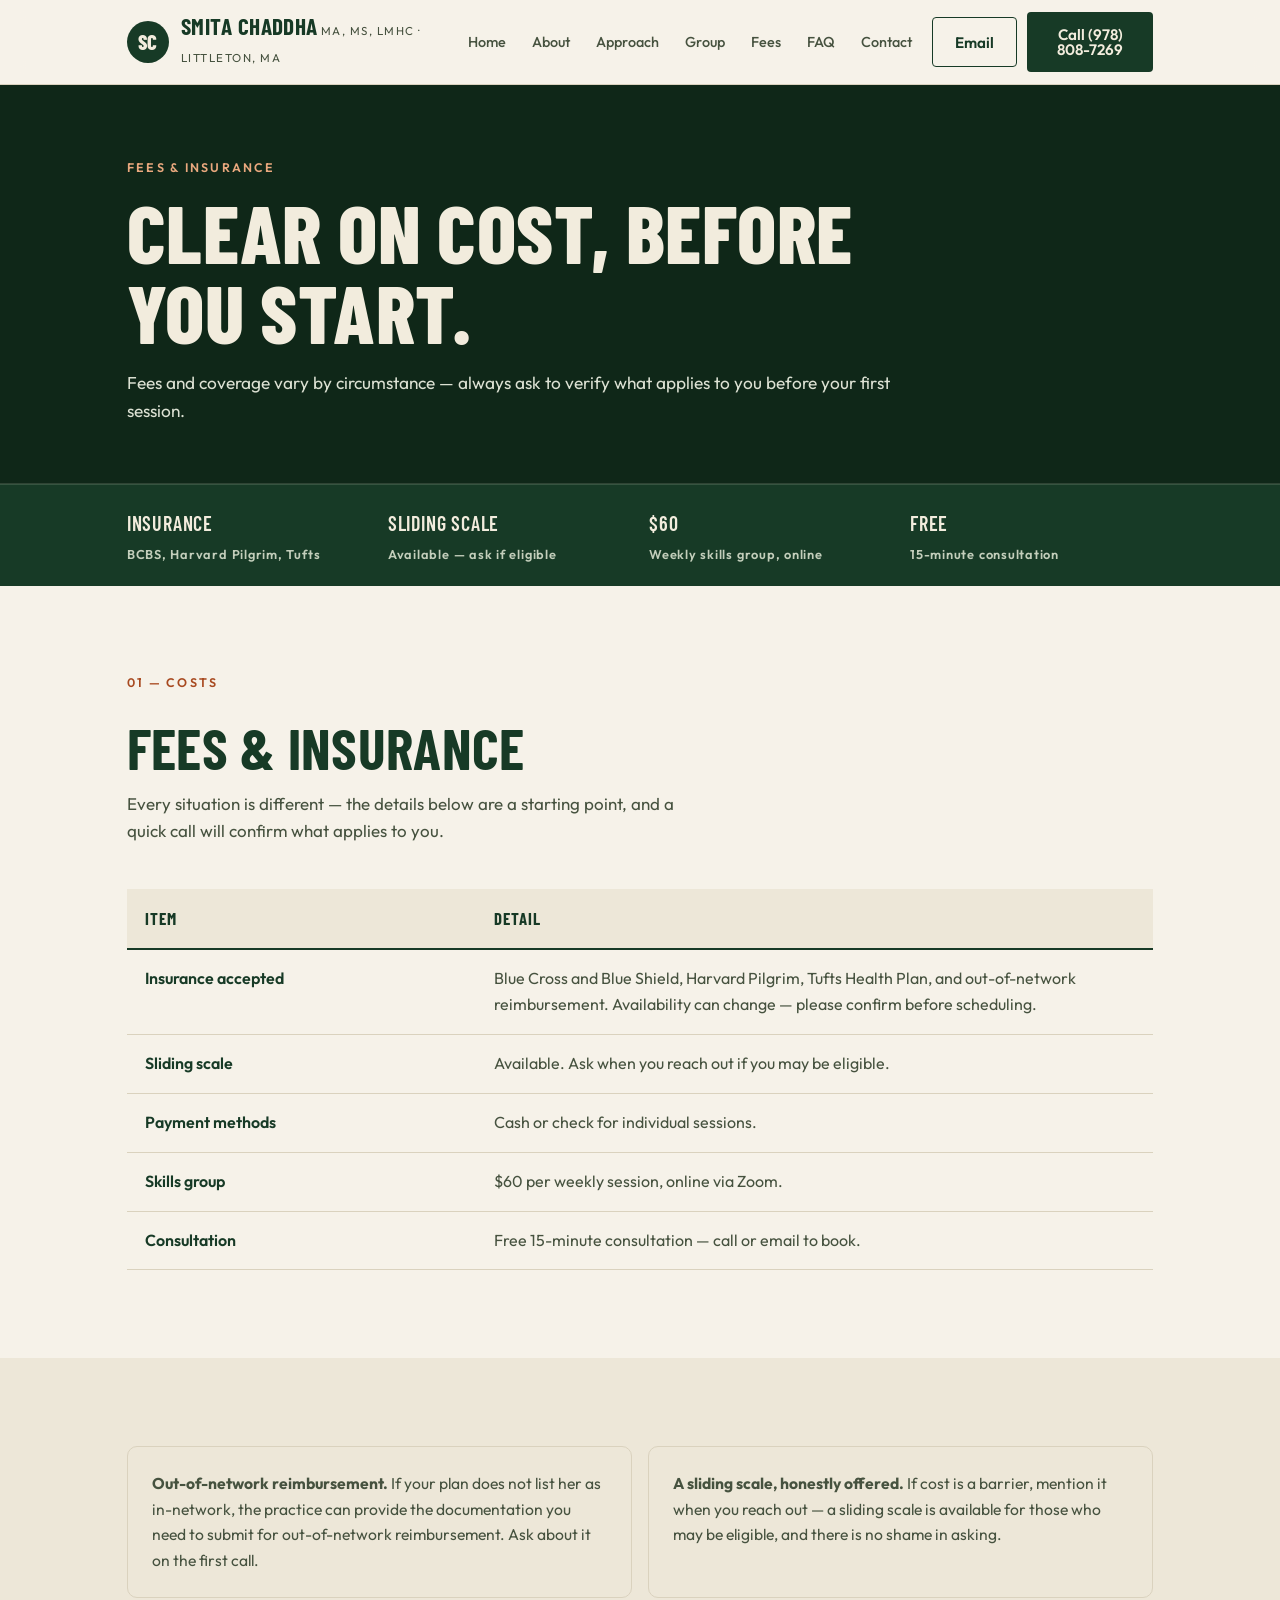
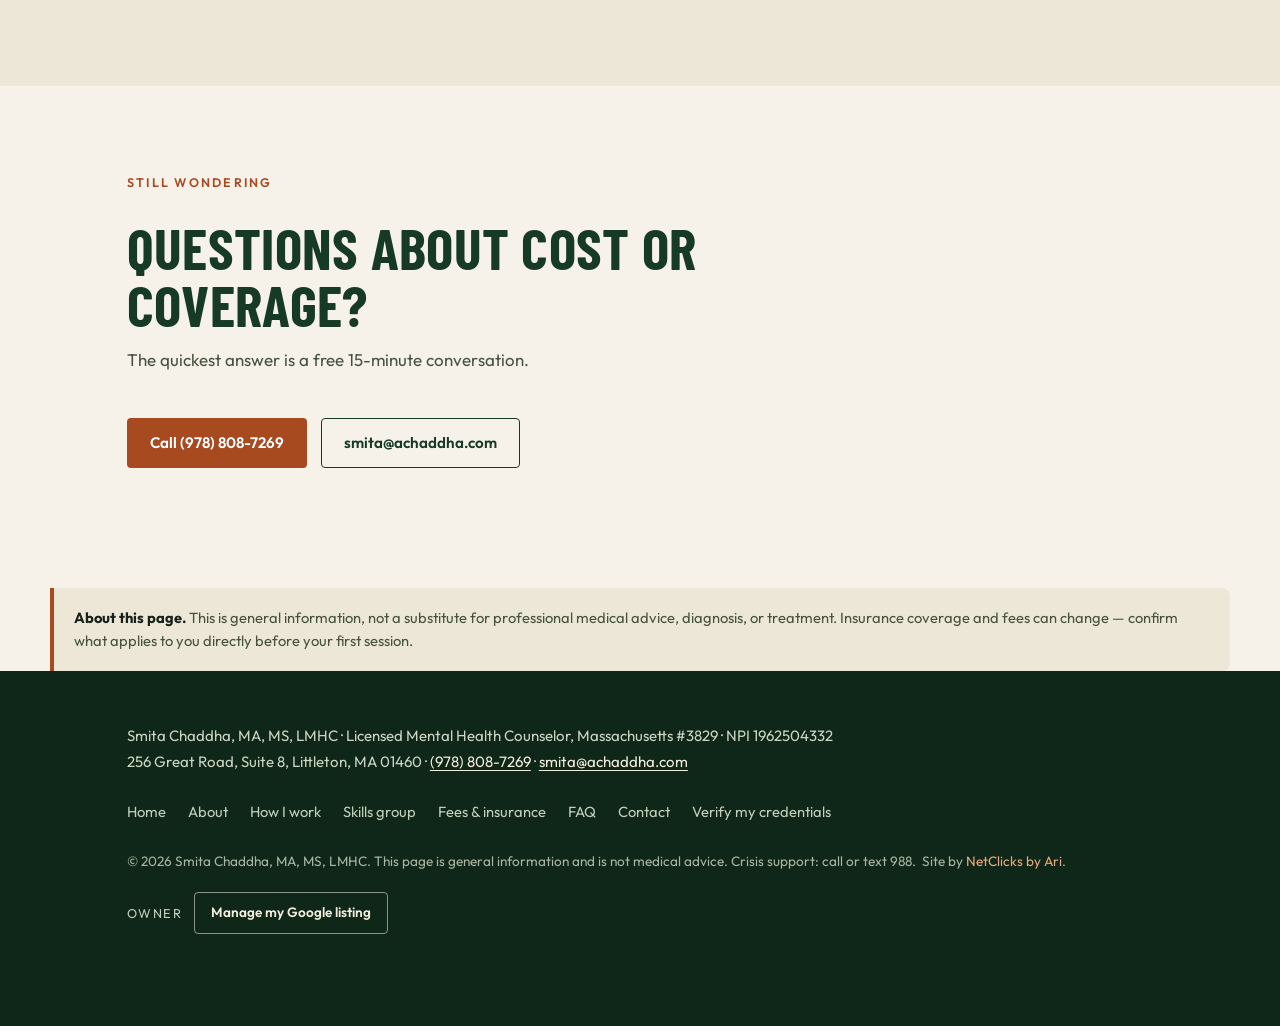
<file: fees.html>
<!DOCTYPE html>
<html lang="en">
<head>
<meta charset="UTF-8">
<meta name="viewport" content="width=device-width, initial-scale=1.0">
<title>Fees &amp; Insurance — Smita Chaddha, LMHC, Littleton MA</title>
<meta name="description" content="Fees and insurance for therapy with Smita Chaddha, LMHC in Littleton, MA. Blue Cross Blue Shield, Harvard Pilgrim and Tufts accepted, out-of-network reimbursement, sliding scale, $60 weekly skills group, free 15-minute consultation.">
<link rel="canonical" href="https://ari-builds.github.io/smita-chaddha-therapy/fees.html">
<meta property="og:type" content="website">
<meta property="og:site_name" content="Smita Chaddha, MA, MS, LMHC">
<meta property="og:title" content="Fees &amp; Insurance">
<meta property="og:description" content="Insurance accepted, sliding scale, and a $60 weekly skills group. Ask to verify what applies to you before your first session.">
<meta property="og:url" content="https://ari-builds.github.io/smita-chaddha-therapy/fees.html">
<meta property="og:image" content="https://ari-builds.github.io/smita-chaddha-therapy/assets/og-image.jpg">
<meta name="theme-color" content="#173A26">
<meta name="geo.region" content="US-MA">
<meta name="geo.placename" content="Littleton, Massachusetts">
<link rel="icon" href="favicon.svg" type="image/svg+xml">
<link rel="preconnect" href="https://fonts.googleapis.com">
<link rel="preconnect" href="https://fonts.gstatic.com" crossorigin>
<link rel="stylesheet" href="https://fonts.googleapis.com/css2?family=Barlow+Condensed:wght@600;700;800&family=Outfit:wght@400;500;600;700&display=swap">
<link rel="stylesheet" href="styles.css">
<script>
document.documentElement.classList.add('reveal');
window.__revealFailsafe = setTimeout(function () {
  document.documentElement.classList.remove('reveal');
}, 3000);
</script>
</head>
<body>

<a class="skip" href="#main">Skip to content</a>

<header class="site-header">
  <div class="bar">
    <a class="brand" href="index.html" aria-label="Smita Chaddha, LMHC — home">
      <span class="mark" aria-hidden="true">SC</span>
      <span>
        <span class="name">Smita Chaddha</span>
        <span class="sub">MA, MS, LMHC · Littleton, MA</span>
      </span>
    </a>
    <nav class="site-nav" aria-label="Primary">
      <a href="index.html">Home</a>
      <a href="about.html">About</a>
      <a href="approach.html">Approach</a>
      <a href="group.html">Group</a>
      <a href="fees.html" aria-current="page">Fees</a>
      <a href="faq.html">FAQ</a>
      <a href="contact.html">Contact</a>
    </nav>
    <div class="head-actions">
      <a class="btn btn-outline" href="mailto:smita@achaddha.com">Email</a>
      <a class="btn btn-green" href="tel:+19788087269">Call (978) 808-7269</a>
      <button id="menuBtn" type="button" aria-label="Open menu" aria-expanded="false" aria-controls="mobileMenu">
        <svg width="22" height="16" viewBox="0 0 22 16" fill="none" aria-hidden="true"><path d="M1 1h20M1 8h20M1 15h20" stroke="currentColor" stroke-width="2" stroke-linecap="round"/></svg>
      </button>
    </div>
  </div>
</header>

<div class="mobile-menu" id="mobileMenu" aria-hidden="true">
  <div class="mm-head">
    <div class="mm-title">Smita Chaddha, LMHC</div>
    <button id="menuClose" type="button" aria-label="Close menu">&#10005;</button>
  </div>
  <nav class="mm-links" aria-label="Mobile">
    <a href="index.html">Home</a>
    <a href="about.html">About</a>
    <a href="approach.html">Approach</a>
    <a href="group.html">Group</a>
    <a href="fees.html">Fees</a>
    <a href="faq.html">FAQ</a>
    <a href="contact.html">Contact</a>
  </nav>
  <div class="mm-cta">
    <a class="btn btn-solid" href="tel:+19788087269">Call</a>
    <a class="btn btn-ghost-light" href="mailto:smita@achaddha.com">Email</a>
  </div>
  <div class="mm-phone">(978) 808-7269 · Littleton, MA</div>
</div>

<main id="main">

<section class="page-hero" aria-labelledby="fees-title">
  <div class="container">
    <p class="kicker">Fees &amp; insurance</p>
    <h1 id="fees-title">Clear on cost, before you start.</h1>
    <p class="page-lede">Fees and coverage vary by circumstance — always ask to verify what applies to you before your first session.</p>
  </div>
</section>

<div class="stats">
  <div class="row">
    <div>Insurance<span>BCBS, Harvard Pilgrim, Tufts</span></div>
    <div>Sliding scale<span>Available — ask if eligible</span></div>
    <div>$60<span>Weekly skills group, online</span></div>
    <div>Free<span>15-minute consultation</span></div>
  </div>
</div>

<section class="section" id="fees">
  <div class="container">
    <div class="section-head">
      <p class="kicker">01 — Costs</p>
      <h2>Fees &amp; insurance</h2>
      <p class="lede">Every situation is different — the details below are a starting point, and a quick call will confirm what applies to you.</p>
    </div>
    <table class="fee-table rv">
      <thead>
        <tr><th scope="col">Item</th><th scope="col">Detail</th></tr>
      </thead>
      <tbody>
        <tr><th scope="row">Insurance accepted</th><td>Blue Cross and Blue Shield, Harvard Pilgrim, Tufts Health Plan, and out-of-network reimbursement. Availability can change — please confirm before scheduling.</td></tr>
        <tr><th scope="row">Sliding scale</th><td>Available. Ask when you reach out if you may be eligible.</td></tr>
        <tr><th scope="row">Payment methods</th><td>Cash or check for individual sessions.</td></tr>
        <tr><th scope="row">Skills group</th><td>$60 per weekly session, online via Zoom.</td></tr>
        <tr><th scope="row">Consultation</th><td>Free 15-minute consultation — call or email to book.</td></tr>
      </tbody>
    </table>
  </div>
</section>

<section class="section alt" id="notes">
  <div class="container">
    <div class="grid grid-2">
      <div class="note-box rv">
        <p><strong>Out-of-network reimbursement.</strong> If your plan does not list her as in-network, the practice can provide the documentation you need to submit for out-of-network reimbursement. Ask about it on the first call.</p>
      </div>
      <div class="note-box rv">
        <p><strong>A sliding scale, honestly offered.</strong> If cost is a barrier, mention it when you reach out — a sliding scale is available for those who may be eligible, and there is no shame in asking.</p>
      </div>
    </div>
  </div>
</section>

<section class="section" id="faq-cta">
  <div class="container">
    <div class="section-head">
      <p class="kicker">Still wondering</p>
      <h2>Questions about cost or coverage?</h2>
      <p class="lede">The quickest answer is a free 15-minute conversation.</p>
    </div>
    <div class="hero-actions">
      <a class="btn btn-solid" href="tel:+19788087269">Call (978) 808-7269</a>
      <a class="btn btn-outline" href="mailto:smita@achaddha.com">smita@achaddha.com</a>
    </div>
  </div>
</section>

<p class="container disclaimer">
  <strong>About this page.</strong> This is general information, not a substitute for professional medical advice, diagnosis, or treatment. Insurance coverage and fees can change — confirm what applies to you directly before your first session.
</p>

</main>

<footer class="site-footer">
  <div class="container">
    <div class="nap">
      Smita Chaddha, MA, MS, LMHC · Licensed Mental Health Counselor, Massachusetts #3829 · NPI 1962504332<br>
      256 Great Road, Suite 8, Littleton, MA 01460 · <a href="tel:+19788087269">(978) 808-7269</a> · <a href="mailto:smita@achaddha.com">smita@achaddha.com</a>
    </div>
    <div class="footer-links">
      <a href="index.html">Home</a><a href="about.html">About</a><a href="approach.html">How I work</a><a href="group.html">Skills group</a>
      <a href="fees.html">Fees &amp; insurance</a><a href="faq.html">FAQ</a><a href="contact.html">Contact</a>
      <a href="verify.html">Verify my credentials</a>
    </div>
    <p class="colophon">&copy; <span id="year">2026</span> Smita Chaddha, MA, MS, LMHC. This page is general information and is not medical advice. Crisis support: call or text 988.&nbsp; Site by <a href="https://netclicksbyari.tech" target="_blank" rel="noopener">NetClicks by Ari</a>.</p>
    <div class="owner-tools">
      <span class="owner-label" id="owner-label">Owner</span>
      <a class="btn btn-ghost-light" href="https://business.google.com/" target="_blank" rel="noopener" aria-describedby="owner-label">Manage my Google listing</a>
    </div>
  </div>
</footer>

<div class="mobile-bar">
  <a class="btn btn-solid" href="tel:+19788087269">Call (978) 808-7269</a>
  <a class="btn btn-ghost-light" href="mailto:smita@achaddha.com">Email</a>
</div>

<script src="site.js" defer></script>

</body>
</html>
</file>
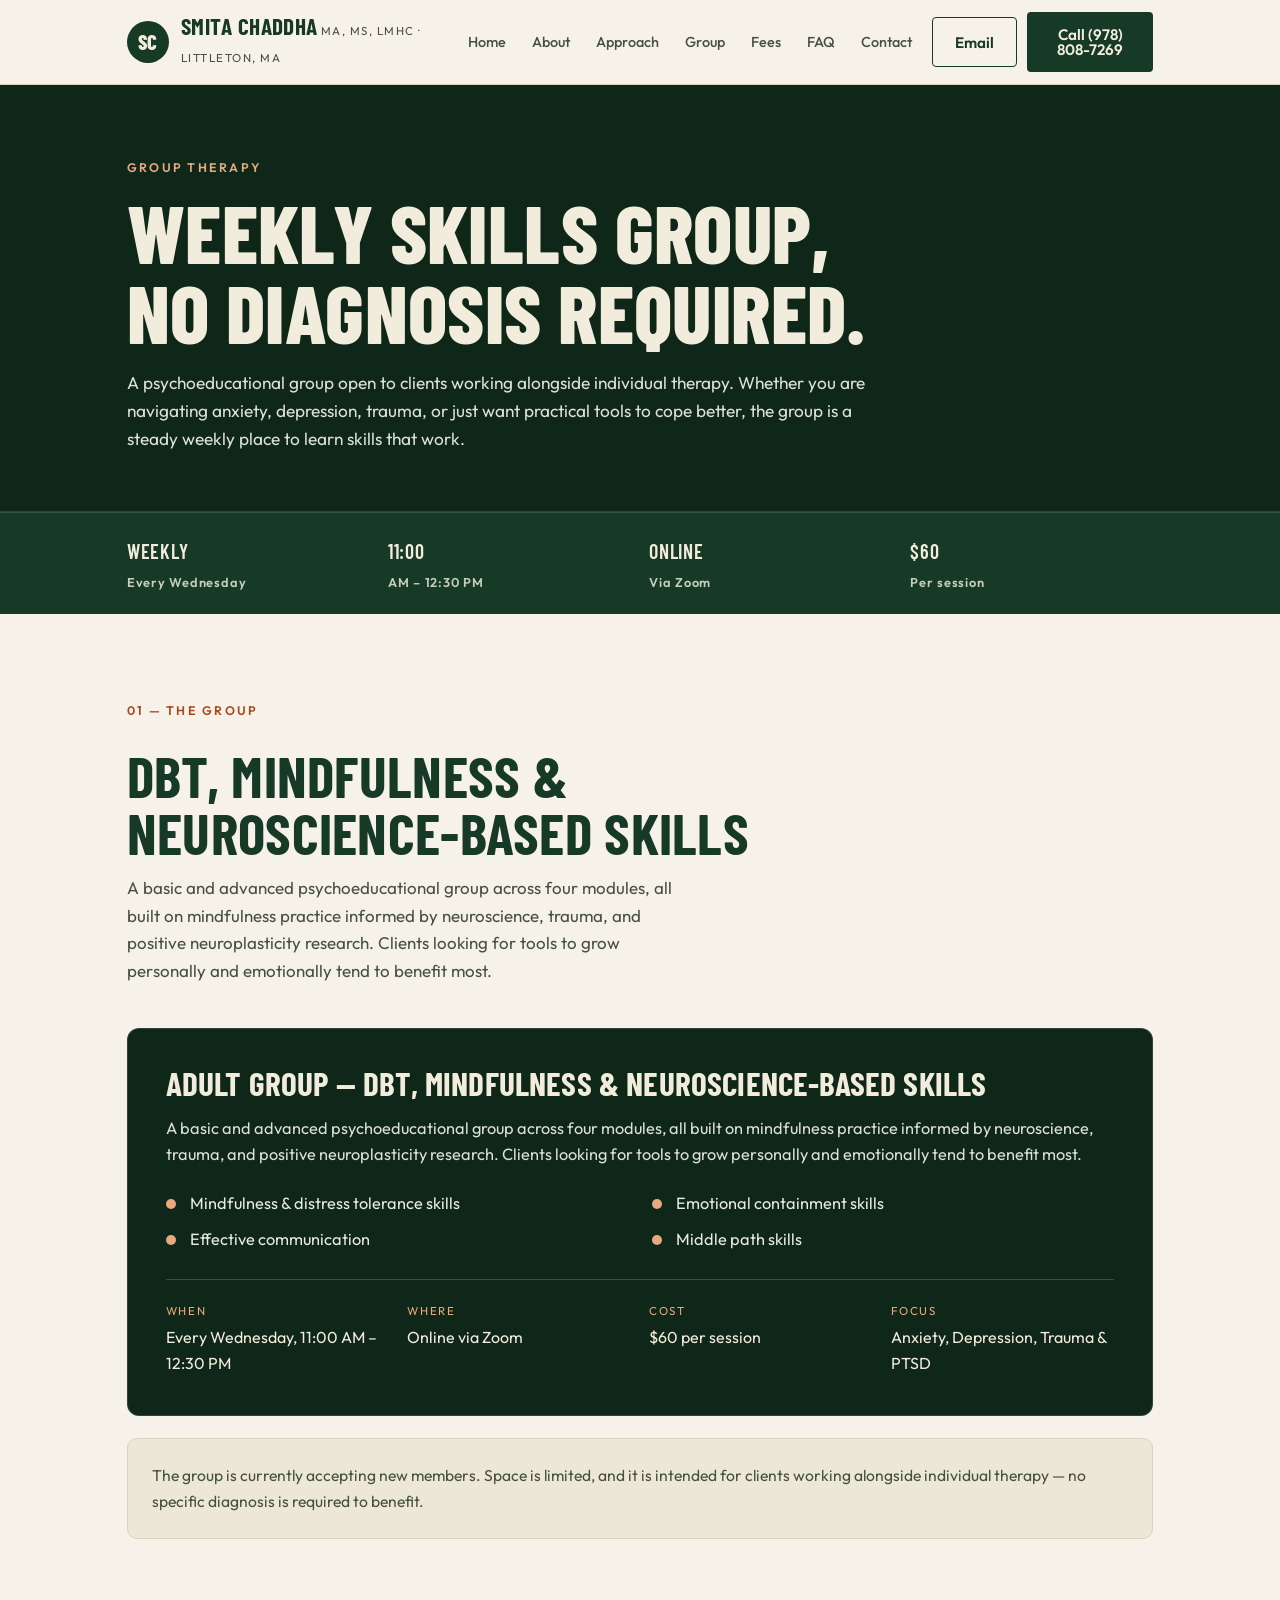
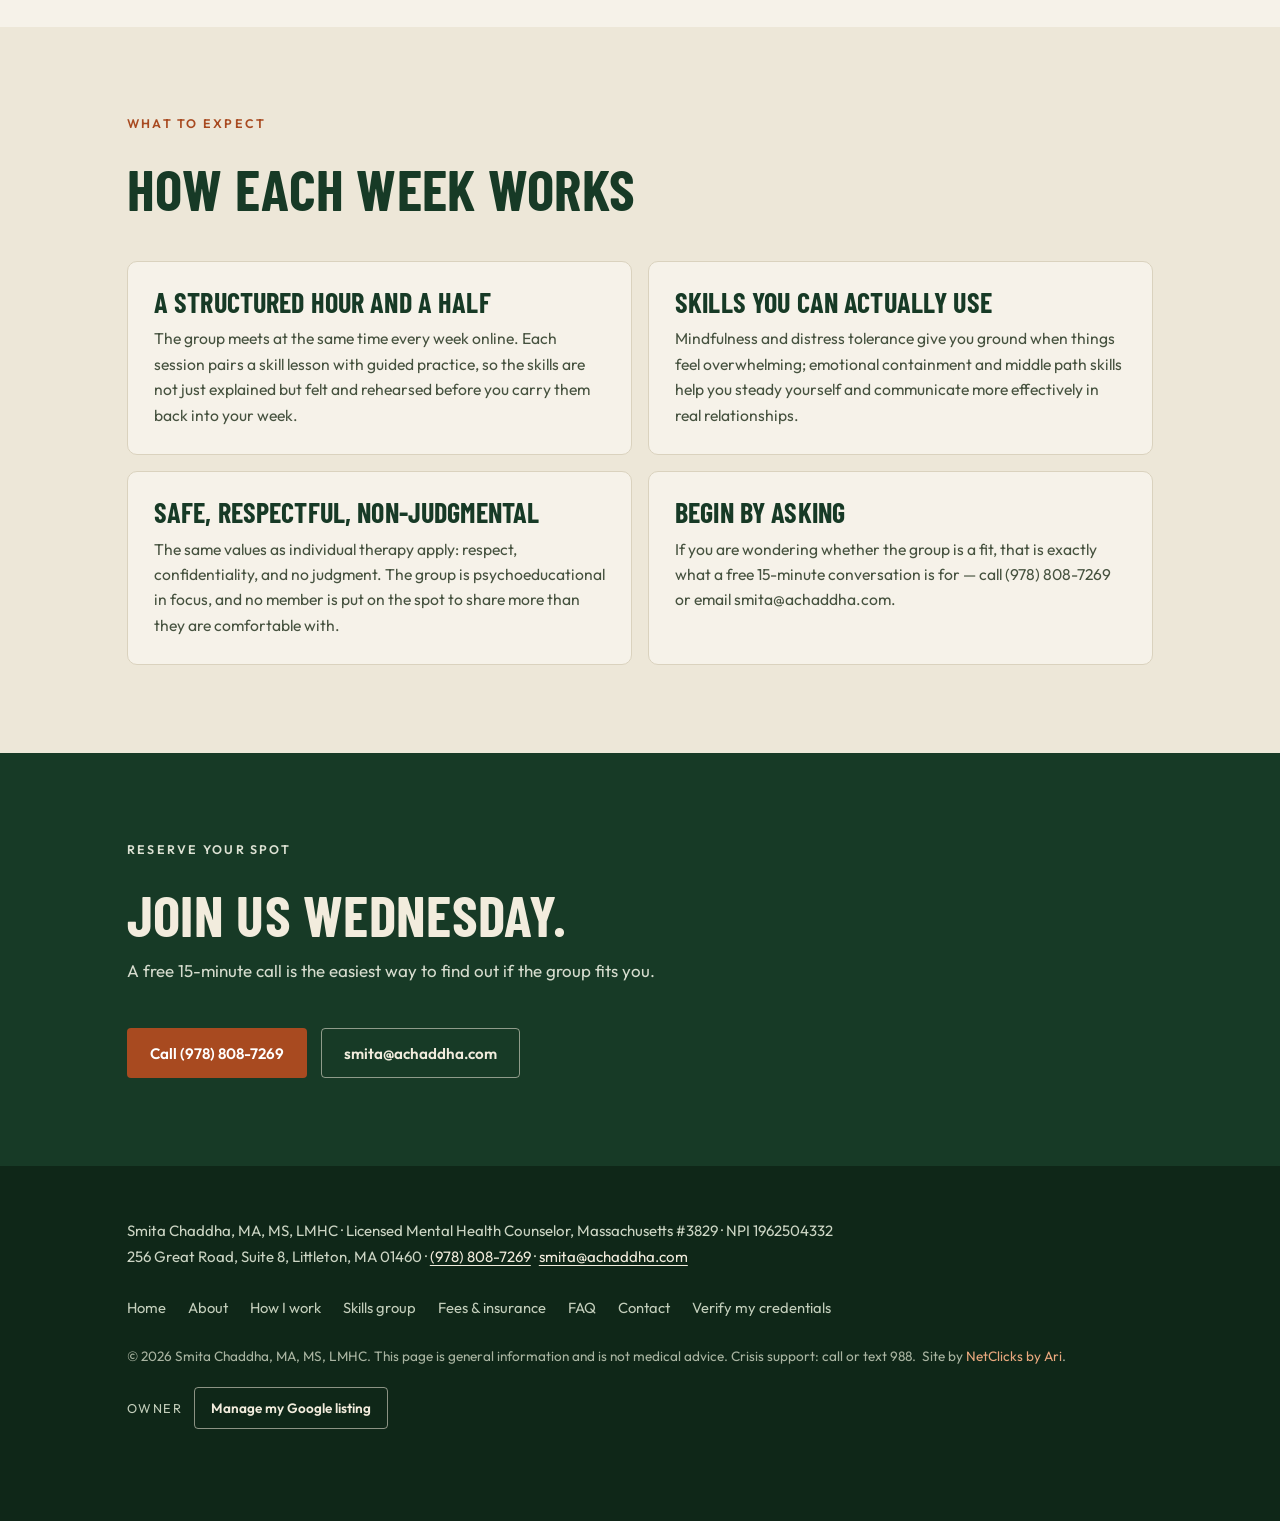
<file: group.html>
<!DOCTYPE html>
<html lang="en">
<head>
<meta charset="UTF-8">
<meta name="viewport" content="width=device-width, initial-scale=1.0">
<title>Weekly DBT Skills Group — Smita Chaddha, LMHC, Littleton MA</title>
<meta name="description" content="Adult DBT, mindfulness and neuroscience-based skills group with Smita Chaddha, LMHC — online via Zoom every Wednesday 11:00 AM to 12:30 PM, $60 per session. For anxiety, depression, trauma and PTSD.">
<link rel="canonical" href="https://ari-builds.github.io/smita-chaddha-therapy/group.html">
<meta property="og:type" content="website">
<meta property="og:site_name" content="Smita Chaddha, MA, MS, LMHC">
<meta property="og:title" content="Weekly Skills Group — DBT, Mindfulness &amp; Neuroscience-Based Skills">
<meta property="og:description" content="Every Wednesday 11:00 AM – 12:30 PM online via Zoom, $60 per session. No specific diagnosis required.">
<meta property="og:url" content="https://ari-builds.github.io/smita-chaddha-therapy/group.html">
<meta property="og:image" content="https://ari-builds.github.io/smita-chaddha-therapy/assets/og-image.jpg">
<meta name="theme-color" content="#173A26">
<meta name="geo.region" content="US-MA">
<meta name="geo.placename" content="Littleton, Massachusetts">
<link rel="icon" href="favicon.svg" type="image/svg+xml">
<link rel="preconnect" href="https://fonts.googleapis.com">
<link rel="preconnect" href="https://fonts.gstatic.com" crossorigin>
<link rel="stylesheet" href="https://fonts.googleapis.com/css2?family=Barlow+Condensed:wght@600;700;800&family=Outfit:wght@400;500;600;700&display=swap">
<link rel="stylesheet" href="styles.css">
<script type="application/ld+json">
{
  "@context": "https://schema.org",
  "@type": "Event",
  "name": "Adult Group — DBT, Mindfulness & Neuroscience-Based Skills",
  "description": "A weekly psychoeducational skills group run by Smita Chaddha, LMHC, covering mindfulness and distress tolerance, emotional containment, effective communication, and middle path skills.",
  "startDate": "2026-01-07T11:00:00-05:00",
  "startTime": "11:00",
  "endTime": "12:30",
  "recurrence": "Weekly every Wednesday",
  "eventStatus": "https://schema.org/EventScheduled",
  "eventAttendanceMode": "https://schema.org/OnlineEventAttendanceMode",
  "location": {
    "@type": "VirtualLocation",
    "url": "https://zoom.us/",
    "name": "Online via Zoom"
  },
  "organizer": {
    "@type": "Person",
    "name": "Smita Chaddha, MA, MS, LMHC",
    "url": "https://ari-builds.github.io/smita-chaddha-therapy/"
  },
  "offers": {
    "@type": "Offer",
    "price": "60",
    "priceCurrency": "USD",
    "availability": "https://schema.org/InStock"
  }
}
</script>
<script>
document.documentElement.classList.add('reveal');
window.__revealFailsafe = setTimeout(function () {
  document.documentElement.classList.remove('reveal');
}, 3000);
</script>
</head>
<body>

<a class="skip" href="#main">Skip to content</a>

<header class="site-header">
  <div class="bar">
    <a class="brand" href="index.html" aria-label="Smita Chaddha, LMHC — home">
      <span class="mark" aria-hidden="true">SC</span>
      <span>
        <span class="name">Smita Chaddha</span>
        <span class="sub">MA, MS, LMHC · Littleton, MA</span>
      </span>
    </a>
    <nav class="site-nav" aria-label="Primary">
      <a href="index.html">Home</a>
      <a href="about.html">About</a>
      <a href="approach.html">Approach</a>
      <a href="group.html" aria-current="page">Group</a>
      <a href="fees.html">Fees</a>
      <a href="faq.html">FAQ</a>
      <a href="contact.html">Contact</a>
    </nav>
    <div class="head-actions">
      <a class="btn btn-outline" href="mailto:smita@achaddha.com">Email</a>
      <a class="btn btn-green" href="tel:+19788087269">Call (978) 808-7269</a>
      <button id="menuBtn" type="button" aria-label="Open menu" aria-expanded="false" aria-controls="mobileMenu">
        <svg width="22" height="16" viewBox="0 0 22 16" fill="none" aria-hidden="true"><path d="M1 1h20M1 8h20M1 15h20" stroke="currentColor" stroke-width="2" stroke-linecap="round"/></svg>
      </button>
    </div>
  </div>
</header>

<div class="mobile-menu" id="mobileMenu" aria-hidden="true">
  <div class="mm-head">
    <div class="mm-title">Smita Chaddha, LMHC</div>
    <button id="menuClose" type="button" aria-label="Close menu">&#10005;</button>
  </div>
  <nav class="mm-links" aria-label="Mobile">
    <a href="index.html">Home</a>
    <a href="about.html">About</a>
    <a href="approach.html">Approach</a>
    <a href="group.html">Group</a>
    <a href="fees.html">Fees</a>
    <a href="faq.html">FAQ</a>
    <a href="contact.html">Contact</a>
  </nav>
  <div class="mm-cta">
    <a class="btn btn-solid" href="tel:+19788087269">Call</a>
    <a class="btn btn-ghost-light" href="mailto:smita@achaddha.com">Email</a>
  </div>
  <div class="mm-phone">(978) 808-7269 · Littleton, MA</div>
</div>

<main id="main">

<section class="page-hero" aria-labelledby="group-title">
  <div class="container">
    <p class="kicker">Group therapy</p>
    <h1 id="group-title">Weekly skills group, no diagnosis required.</h1>
    <p class="page-lede">A psychoeducational group open to clients working alongside individual therapy. Whether you are navigating anxiety, depression, trauma, or just want practical tools to cope better, the group is a steady weekly place to learn skills that work.</p>
  </div>
</section>

<div class="stats">
  <div class="row">
    <div>Weekly<span>Every Wednesday</span></div>
    <div>11:00<span>AM – 12:30 PM</span></div>
    <div>Online<span>Via Zoom</span></div>
    <div>$60<span>Per session</span></div>
  </div>
</div>

<section class="section" id="group">
  <div class="container">
    <div class="section-head">
      <p class="kicker">01 — The group</p>
      <h2>DBT, mindfulness &amp; neuroscience-based skills</h2>
      <p class="lede">A basic and advanced psychoeducational group across four modules, all built on mindfulness practice informed by neuroscience, trauma, and positive neuroplasticity research. Clients looking for tools to grow personally and emotionally tend to benefit most.</p>
    </div>
    <div class="feature rv">
      <h3>Adult Group — DBT, Mindfulness &amp; Neuroscience-Based Skills</h3>
      <p>A basic and advanced psychoeducational group across four modules, all built on mindfulness practice informed by neuroscience, trauma, and positive neuroplasticity research. Clients looking for tools to grow personally and emotionally tend to benefit most.</p>
      <ul class="modules">
        <li>Mindfulness &amp; distress tolerance skills</li>
        <li>Emotional containment skills</li>
        <li>Effective communication</li>
        <li>Middle path skills</li>
      </ul>
      <div class="feature-meta">
        <div><span>When</span>Every Wednesday, 11:00 AM – 12:30 PM</div>
        <div><span>Where</span>Online via Zoom</div>
        <div><span>Cost</span>$60 per session</div>
        <div><span>Focus</span>Anxiety, Depression, Trauma &amp; PTSD</div>
      </div>
    </div>
    <div class="note-box rv" style="margin-top:22px;">
      <p>The group is currently accepting new members. Space is limited, and it is intended for clients working alongside individual therapy — no specific diagnosis is required to benefit.</p>
    </div>
  </div>
</section>

<section class="section alt" id="what-to-expect">
  <div class="container">
    <div class="section-head">
      <p class="kicker">What to expect</p>
      <h2>How each week works</h2>
    </div>
    <div class="grid grid-2">
      <div class="card rv"><h3>A structured hour and a half</h3><p>The group meets at the same time every week online. Each session pairs a skill lesson with guided practice, so the skills are not just explained but felt and rehearsed before you carry them back into your week.</p></div>
      <div class="card rv"><h3>Skills you can actually use</h3><p>Mindfulness and distress tolerance give you ground when things feel overwhelming; emotional containment and middle path skills help you steady yourself and communicate more effectively in real relationships.</p></div>
      <div class="card rv"><h3>Safe, respectful, non-judgmental</h3><p>The same values as individual therapy apply: respect, confidentiality, and no judgment. The group is psychoeducational in focus, and no member is put on the spot to share more than they are comfortable with.</p></div>
      <div class="card rv"><h3>Begin by asking</h3><p>If you are wondering whether the group is a fit, that is exactly what a free 15-minute conversation is for — call (978) 808-7269 or email smita@achaddha.com.</p></div>
    </div>
  </div>
</section>

<section class="section dark" id="start">
  <div class="container">
    <div class="section-head">
      <p class="kicker">Reserve your spot</p>
      <h2>Join us Wednesday.</h2>
      <p class="lede">A free 15-minute call is the easiest way to find out if the group fits you.</p>
    </div>
    <div class="hero-actions">
      <a class="btn btn-solid" href="tel:+19788087269">Call (978) 808-7269</a>
      <a class="btn btn-ghost-light" href="mailto:smita@achaddha.com">smita@achaddha.com</a>
    </div>
  </div>
</section>

</main>

<footer class="site-footer">
  <div class="container">
    <div class="nap">
      Smita Chaddha, MA, MS, LMHC · Licensed Mental Health Counselor, Massachusetts #3829 · NPI 1962504332<br>
      256 Great Road, Suite 8, Littleton, MA 01460 · <a href="tel:+19788087269">(978) 808-7269</a> · <a href="mailto:smita@achaddha.com">smita@achaddha.com</a>
    </div>
    <div class="footer-links">
      <a href="index.html">Home</a><a href="about.html">About</a><a href="approach.html">How I work</a><a href="group.html">Skills group</a>
      <a href="fees.html">Fees &amp; insurance</a><a href="faq.html">FAQ</a><a href="contact.html">Contact</a>
      <a href="verify.html">Verify my credentials</a>
    </div>
    <p class="colophon">&copy; <span id="year">2026</span> Smita Chaddha, MA, MS, LMHC. This page is general information and is not medical advice. Crisis support: call or text 988.&nbsp; Site by <a href="https://netclicksbyari.tech" target="_blank" rel="noopener">NetClicks by Ari</a>.</p>
    <div class="owner-tools">
      <span class="owner-label" id="owner-label">Owner</span>
      <a class="btn btn-ghost-light" href="https://business.google.com/" target="_blank" rel="noopener" aria-describedby="owner-label">Manage my Google listing</a>
    </div>
  </div>
</footer>

<div class="mobile-bar">
  <a class="btn btn-solid" href="tel:+19788087269">Call (978) 808-7269</a>
  <a class="btn btn-ghost-light" href="mailto:smita@achaddha.com">Email</a>
</div>

<script src="site.js" defer></script>

</body>
</html>
</file>
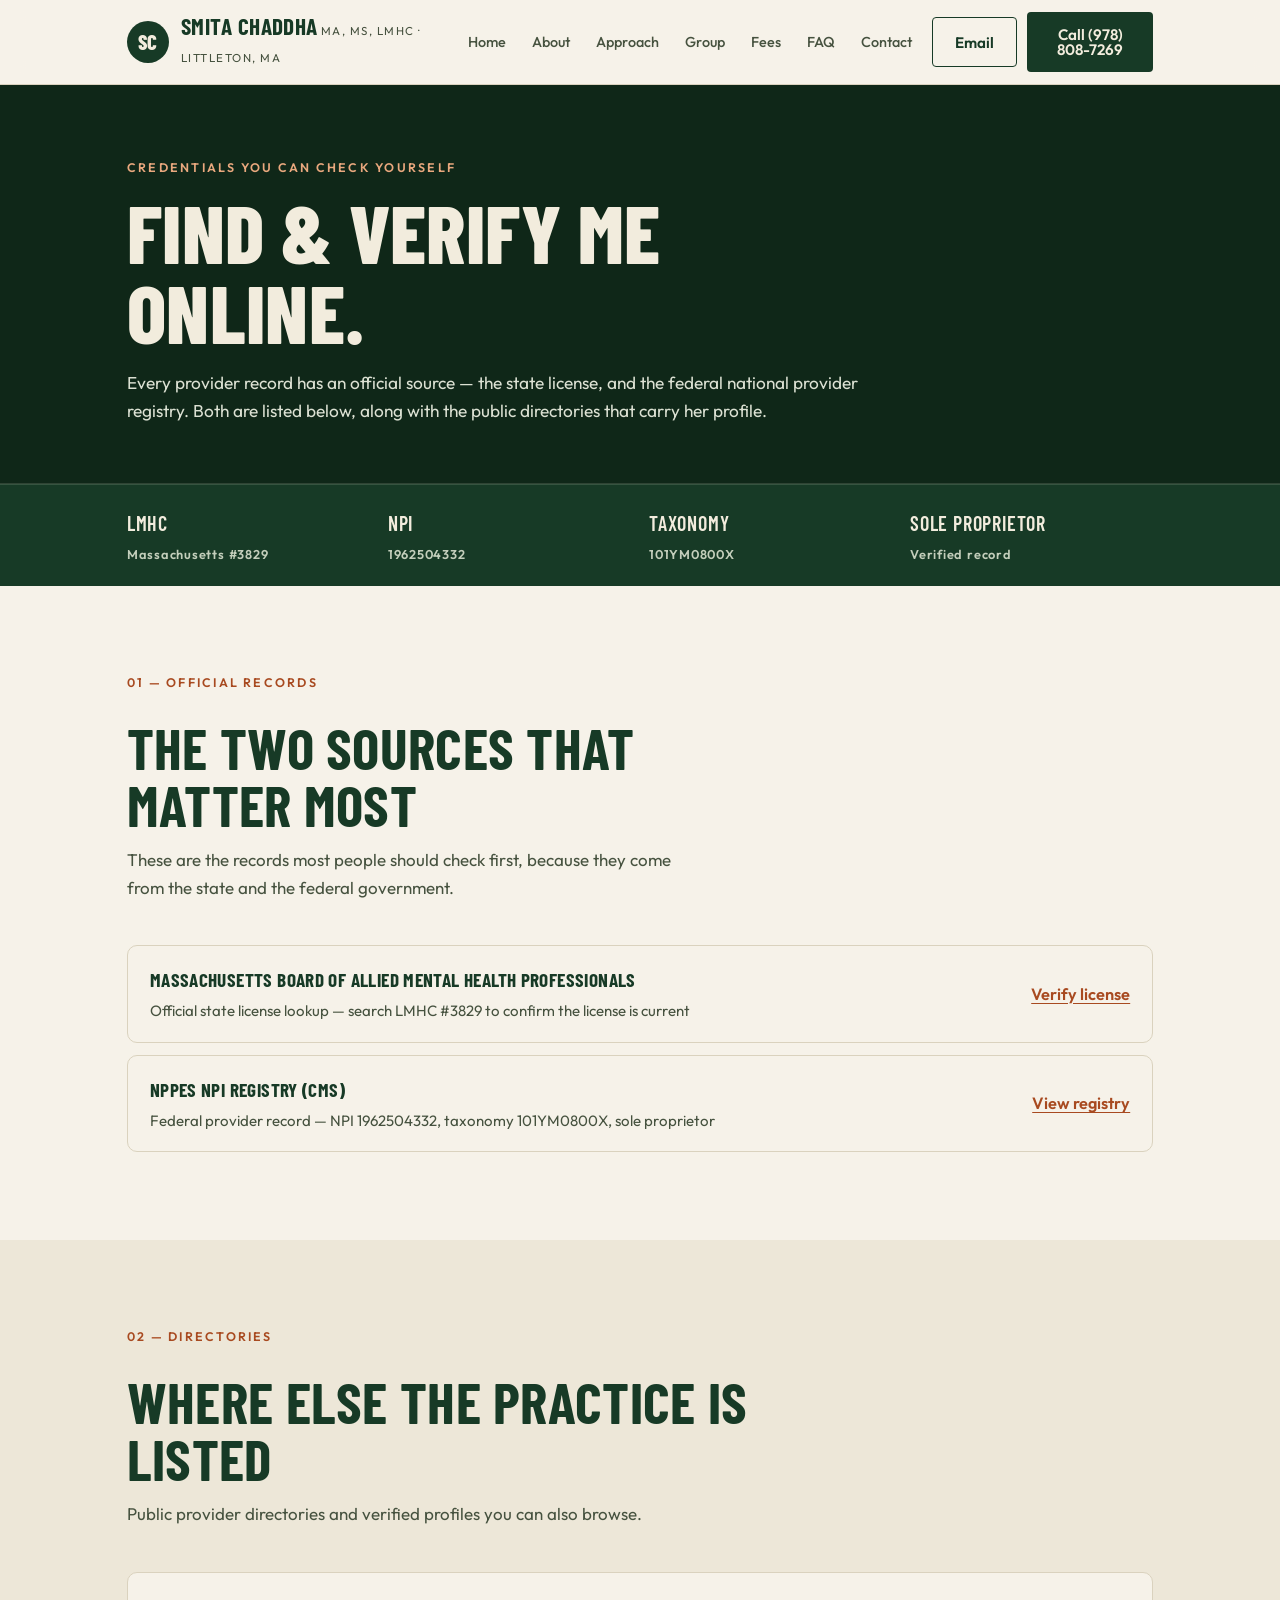
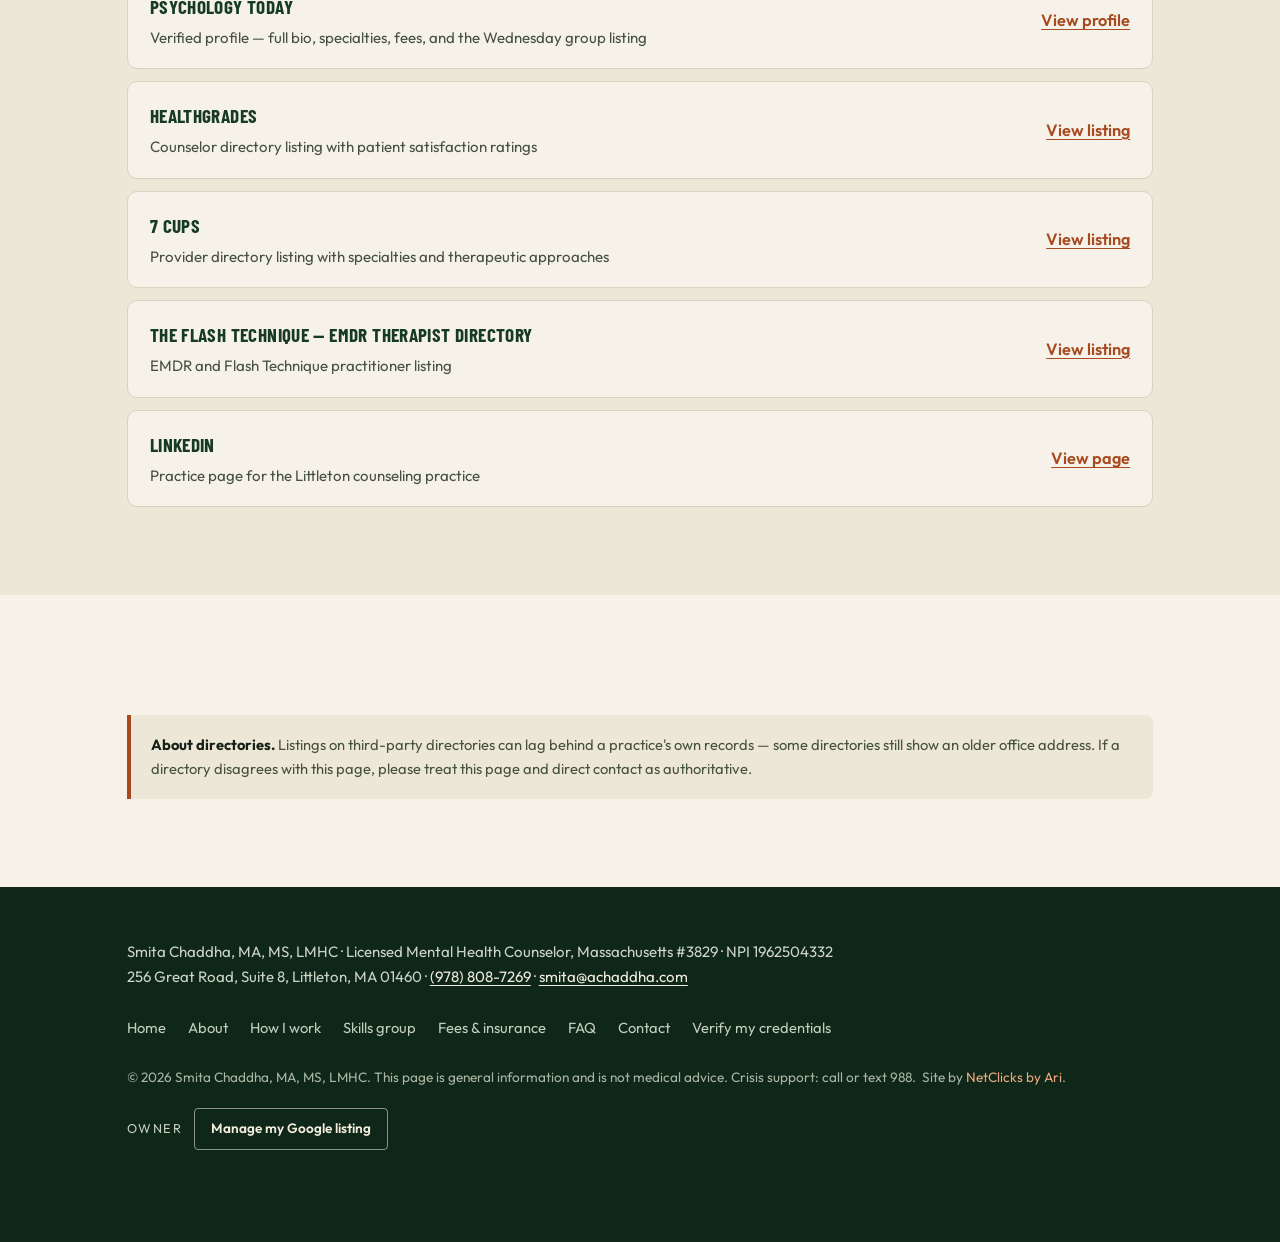
<file: verify.html>
<!DOCTYPE html>
<html lang="en">
<head>
<meta charset="UTF-8">
<meta name="viewport" content="width=device-width, initial-scale=1.0">
<title>Verify Credentials — Smita Chaddha, LMHC, Littleton MA</title>
<meta name="description" content="Independently verify Smita Chaddha, MA, MS, LMHC: Massachusetts LMHC license #3829, NPI 1962504332, taxonomy 101YM0800X, plus her public provider directory listings.">
<link rel="canonical" href="https://ari-builds.github.io/smita-chaddha-therapy/verify.html">
<meta property="og:type" content="website">
<meta property="og:site_name" content="Smita Chaddha, MA, MS, LMHC">
<meta property="og:title" content="Verify My Credentials">
<meta property="og:description" content="Official state license lookup, federal NPI registry, and public provider directories for Smita Chaddha, LMHC #3829, NPI 1962504332.">
<meta property="og:url" content="https://ari-builds.github.io/smita-chaddha-therapy/verify.html">
<meta property="og:image" content="https://ari-builds.github.io/smita-chaddha-therapy/assets/og-image.jpg">
<meta name="theme-color" content="#173A26">
<meta name="geo.region" content="US-MA">
<meta name="geo.placename" content="Littleton, Massachusetts">
<link rel="icon" href="favicon.svg" type="image/svg+xml">
<link rel="preconnect" href="https://fonts.googleapis.com">
<link rel="preconnect" href="https://fonts.gstatic.com" crossorigin>
<link rel="stylesheet" href="https://fonts.googleapis.com/css2?family=Barlow+Condensed:wght@600;700;800&family=Outfit:wght@400;500;600;700&display=swap">
<link rel="stylesheet" href="styles.css">
<script>
document.documentElement.classList.add('reveal');
window.__revealFailsafe = setTimeout(function () {
  document.documentElement.classList.remove('reveal');
}, 3000);
</script>
</head>
<body>

<a class="skip" href="#main">Skip to content</a>

<header class="site-header">
  <div class="bar">
    <a class="brand" href="index.html" aria-label="Smita Chaddha, LMHC — home">
      <span class="mark" aria-hidden="true">SC</span>
      <span>
        <span class="name">Smita Chaddha</span>
        <span class="sub">MA, MS, LMHC · Littleton, MA</span>
      </span>
    </a>
    <nav class="site-nav" aria-label="Primary">
      <a href="index.html">Home</a>
      <a href="about.html">About</a>
      <a href="approach.html">Approach</a>
      <a href="group.html">Group</a>
      <a href="fees.html">Fees</a>
      <a href="faq.html">FAQ</a>
      <a href="contact.html">Contact</a>
    </nav>
    <div class="head-actions">
      <a class="btn btn-outline" href="mailto:smita@achaddha.com">Email</a>
      <a class="btn btn-green" href="tel:+19788087269">Call (978) 808-7269</a>
      <button id="menuBtn" type="button" aria-label="Open menu" aria-expanded="false" aria-controls="mobileMenu">
        <svg width="22" height="16" viewBox="0 0 22 16" fill="none" aria-hidden="true"><path d="M1 1h20M1 8h20M1 15h20" stroke="currentColor" stroke-width="2" stroke-linecap="round"/></svg>
      </button>
    </div>
  </div>
</header>

<div class="mobile-menu" id="mobileMenu" aria-hidden="true">
  <div class="mm-head">
    <div class="mm-title">Smita Chaddha, LMHC</div>
    <button id="menuClose" type="button" aria-label="Close menu">&#10005;</button>
  </div>
  <nav class="mm-links" aria-label="Mobile">
    <a href="index.html">Home</a>
    <a href="about.html">About</a>
    <a href="approach.html">Approach</a>
    <a href="group.html">Group</a>
    <a href="fees.html">Fees</a>
    <a href="faq.html">FAQ</a>
    <a href="contact.html">Contact</a>
  </nav>
  <div class="mm-cta">
    <a class="btn btn-solid" href="tel:+19788087269">Call</a>
    <a class="btn btn-ghost-light" href="mailto:smita@achaddha.com">Email</a>
  </div>
  <div class="mm-phone">(978) 808-7269 · Littleton, MA</div>
</div>

<main id="main">

<section class="page-hero" aria-labelledby="verify-title">
  <div class="container">
    <p class="kicker">Credentials you can check yourself</p>
    <h1 id="verify-title">Find &amp; verify me online.</h1>
    <p class="page-lede">Every provider record has an official source — the state license, and the federal national provider registry. Both are listed below, along with the public directories that carry her profile.</p>
  </div>
</section>

<div class="stats">
  <div class="row">
    <div>LMHC<span>Massachusetts #3829</span></div>
    <div>NPI<span>1962504332</span></div>
    <div>Taxonomy<span>101YM0800X</span></div>
    <div>Sole proprietor<span>Verified record</span></div>
  </div>
</div>

<section class="section" id="core">
  <div class="container">
    <div class="section-head">
      <p class="kicker">01 — Official records</p>
      <h2>The two sources that matter most</h2>
      <p class="lede">These are the records most people should check first, because they come from the state and the federal government.</p>
    </div>
    <div class="profile-list">
      <div class="profile-row rv"><div><div class="pname">Massachusetts Board of Allied Mental Health Professionals</div><span class="pdesc">Official state license lookup — search LMHC #3829 to confirm the license is current</span></div><a href="https://www.mass.gov/orgs/board-of-registration-of-allied-mental-health-and-human-services-professions" target="_blank" rel="noopener noreferrer">Verify license</a></div>
      <div class="profile-row rv"><div><div class="pname">NPPES NPI Registry (CMS)</div><span class="pdesc">Federal provider record — NPI 1962504332, taxonomy 101YM0800X, sole proprietor</span></div><a href="https://npiregistry.cms.hhs.gov/provider-view/1962504332" target="_blank" rel="noopener noreferrer">View registry</a></div>
    </div>
  </div>
</section>

<section class="section alt" id="profiles">
  <div class="container">
    <div class="section-head">
      <p class="kicker">02 — Directories</p>
      <h2>Where else the practice is listed</h2>
      <p class="lede">Public provider directories and verified profiles you can also browse.</p>
    </div>
    <div class="profile-list">
      <div class="profile-row rv"><div><div class="pname">Psychology Today</div><span class="pdesc">Verified profile — full bio, specialties, fees, and the Wednesday group listing</span></div><a href="https://www.psychologytoday.com/us/therapists/smita-chaddha-littleton-ma/141858" target="_blank" rel="noopener noreferrer">View profile</a></div>
      <div class="profile-row rv"><div><div class="pname">Healthgrades</div><span class="pdesc">Counselor directory listing with patient satisfaction ratings</span></div><a href="https://www.healthgrades.com/counseling-directory/ma-massachusetts/littleton" target="_blank" rel="noopener noreferrer">View listing</a></div>
      <div class="profile-row rv"><div><div class="pname">7 Cups</div><span class="pdesc">Provider directory listing with specialties and therapeutic approaches</span></div><a href="https://www.7cups.com/local/us/ma/littleton/therapists/smita-chaddha-counselor-ment-48624172" target="_blank" rel="noopener noreferrer">View listing</a></div>
      <div class="profile-row rv"><div><div class="pname">The Flash Technique — EMDR therapist directory</div><span class="pdesc">EMDR and Flash Technique practitioner listing</span></div><a href="https://flashtechnique.com/wp/places/united-states/massachusetts/littleton-1/therapist-1/smita-chaddha-mams-lmhc/" target="_blank" rel="noopener noreferrer">View listing</a></div>
      <div class="profile-row rv"><div><div class="pname">LinkedIn</div><span class="pdesc">Practice page for the Littleton counseling practice</span></div><a href="https://www.linkedin.com/company/smita-chaddha" target="_blank" rel="noopener noreferrer">View page</a></div>
    </div>
  </div>
</section>

<section class="section" id="note">
  <div class="container">
    <p class="disclaimer">
      <strong>About directories.</strong> Listings on third-party directories can lag behind a practice's own records — some directories still show an older office address. If a directory disagrees with this page, please treat this page and direct contact as authoritative.
    </p>
  </div>
</section>

</main>

<footer class="site-footer">
  <div class="container">
    <div class="nap">
      Smita Chaddha, MA, MS, LMHC · Licensed Mental Health Counselor, Massachusetts #3829 · NPI 1962504332<br>
      256 Great Road, Suite 8, Littleton, MA 01460 · <a href="tel:+19788087269">(978) 808-7269</a> · <a href="mailto:smita@achaddha.com">smita@achaddha.com</a>
    </div>
    <div class="footer-links">
      <a href="index.html">Home</a><a href="about.html">About</a><a href="approach.html">How I work</a><a href="group.html">Skills group</a>
      <a href="fees.html">Fees &amp; insurance</a><a href="faq.html">FAQ</a><a href="contact.html">Contact</a>
      <a href="verify.html">Verify my credentials</a>
    </div>
    <p class="colophon">&copy; <span id="year">2026</span> Smita Chaddha, MA, MS, LMHC. This page is general information and is not medical advice. Crisis support: call or text 988.&nbsp; Site by <a href="https://netclicksbyari.tech" target="_blank" rel="noopener">NetClicks by Ari</a>.</p>
    <div class="owner-tools">
      <span class="owner-label" id="owner-label">Owner</span>
      <a class="btn btn-ghost-light" href="https://business.google.com/" target="_blank" rel="noopener" aria-describedby="owner-label">Manage my Google listing</a>
    </div>
  </div>
</footer>

<div class="mobile-bar">
  <a class="btn btn-solid" href="tel:+19788087269">Call (978) 808-7269</a>
  <a class="btn btn-ghost-light" href="mailto:smita@achaddha.com">Email</a>
</div>

<script src="site.js" defer></script>

</body>
</html>
</file>
<file: styles.css>
/* ==========================================================================
   Smita Chaddha, MA, MS, LMHC - shared design system
   Palette: deep evergreen + warm cream + accessible clay accent.
   Layout & type language adapted from the Nevan / Repairs-N-Moore builds:
   sticky blurred header, condensed display type, card grids, dark feature
   bands, full-screen mobile menu, sticky mobile call bar.
   All text/background pairs verified for WCAG AA contrast.
   ========================================================================== */

:root{
  --paper:#F6F2E9;
  --paper-2:#EDE7D8;
  --ink:#182219;
  --ink-soft:#46523F;
  --line:#DAD2BE;
  --line-strong:#C9BFAD;
  --evergreen:#173A26;
  --evergreen-2:#0F2718;
  --cream:#F2ECDD;
  --cream-soft:#C3CEBB;
  --accent:#A84A20;
  --accent-hover:#8A3A15;
  --accent-light:#E9A87E;
  --radius:4px;
  --maxw:1180px;
  --pad:6%;
  --shadow:0 1px 2px rgba(24,34,25,.05), 0 18px 40px -24px rgba(24,34,25,.25);
  --font-display:"Barlow Condensed",Impact,system-ui,sans-serif;
  --font-body:"Outfit",system-ui,-apple-system,"Segoe UI",Roboto,Arial,sans-serif;
}

*{box-sizing:border-box;}
html{scroll-behavior:smooth;scroll-padding-top:96px;}
body{
  margin:0;background:var(--paper);color:var(--ink);
  font:400 1.02rem/1.62 var(--font-body);
  -webkit-font-smoothing:antialiased;text-rendering:optimizeLegibility;
  overflow-x:hidden;
}
img{display:block;max-width:100%;}
a{color:var(--accent);text-decoration-thickness:1px;text-underline-offset:3px;}
a:hover{color:var(--accent-hover);}
:focus-visible{outline:3px solid var(--accent);outline-offset:3px;border-radius:3px;}

h1,h2,h3,h4{
  font-family:var(--font-display);font-weight:700;color:var(--evergreen);
  margin:0;line-height:.98;letter-spacing:.005em;text-transform:uppercase;
}
h1{font-size:clamp(2.4rem,6.4vw,5.4rem);font-weight:800;}
h2{font-size:clamp(2rem,4.6vw,3.6rem);}
h3{font-size:clamp(1.35rem,2.2vw,1.9rem);line-height:1.02;}
p{margin:0 0 1em;}
p:last-child{margin-bottom:0;}

.container{max-width:var(--maxw);margin:0 auto;padding:0 var(--pad);}

.skip{position:fixed;left:12px;top:-100px;background:var(--evergreen);color:var(--cream);
  padding:12px 18px;z-index:200;border-radius:var(--radius);transition:top .2s;}
.skip:focus{top:12px;}

.kicker{
  font:600 .78rem/1.4 var(--font-body);letter-spacing:.18em;text-transform:uppercase;
  color:var(--accent);margin:0 0 1.1em;
}
.on-dark .kicker{color:var(--accent-light);}

/* ---------- header ---------- */
.site-header{
  position:sticky;top:0;z-index:60;
  background:color-mix(in srgb,var(--paper) 88%,transparent);
  backdrop-filter:blur(12px);-webkit-backdrop-filter:blur(12px);
  border-bottom:1px solid var(--line);
}
.site-header .bar{display:flex;align-items:center;justify-content:space-between;gap:20px;
  max-width:var(--maxw);margin:0 auto;padding:12px var(--pad);}
.brand{display:flex;align-items:center;gap:12px;text-decoration:none;color:inherit;}
.brand .mark{
  width:42px;height:42px;flex:none;border-radius:50%;
  background:var(--evergreen);color:var(--cream);
  display:grid;place-items:center;font-family:var(--font-display);
  font-weight:800;font-size:1.3rem;letter-spacing:.02em;
}
.brand .name{font-family:var(--font-display);font-weight:700;font-size:1.45rem;
  line-height:.95;color:var(--evergreen);text-transform:uppercase;letter-spacing:.02em;}
.brand .sub{font-size:.72rem;letter-spacing:.13em;text-transform:uppercase;color:var(--ink-soft);margin-top:3px;}
.site-nav{display:flex;align-items:center;gap:26px;font-size:.9rem;font-weight:500;}
.site-nav a{color:var(--ink-soft);text-decoration:none;}
.site-nav a:hover{color:var(--accent);}
.head-actions{display:flex;align-items:center;gap:10px;}
#menuBtn{display:none;}

/* ---------- buttons ---------- */
.btn{
  display:inline-flex;align-items:center;justify-content:center;gap:10px;
  padding:14px 22px;border:1px solid transparent;border-radius:var(--radius);
  font:600 .95rem/1 var(--font-body);text-decoration:none;cursor:pointer;
  transition:background .18s,color .18s,border-color .18s,transform .18s;
  min-height:50px;text-align:center;
}
.btn:hover{transform:translateY(-2px);}
.btn svg{width:17px;height:17px;flex:none;}
.btn-solid{background:var(--accent);color:#fff;}
.btn-solid:hover{background:var(--accent-hover);color:#fff;}
.btn-green{background:var(--evergreen);color:var(--cream);}
.btn-green:hover{background:var(--evergreen-2);color:var(--cream);}
.btn-outline{background:transparent;color:var(--evergreen);border-color:var(--evergreen);}
.btn-outline:hover{background:var(--evergreen);color:var(--cream);}
.btn-ghost-light{background:transparent;color:var(--cream);border-color:rgba(242,236,221,.55);}
.btn-ghost-light:hover{background:rgba(242,236,221,.14);color:var(--cream);}
.btn-block{width:100%;}

/* ---------- hero ---------- */
.hero{position:relative;overflow:hidden;isolation:isolate;color:var(--cream);
  min-height:min(88vh,820px);display:flex;align-items:flex-end;background:var(--evergreen-2);}
.hero-media{position:absolute;inset:-24% 0;z-index:-3;will-change:transform;}
.hero-media img{width:100%;height:100%;object-fit:cover;object-position:center 54%;}
.hero-scrim{position:absolute;inset:0;z-index:-2;
  background:
    linear-gradient(90deg,rgba(9,24,15,.9) 0%,rgba(9,24,15,.62) 46%,rgba(9,24,15,.24) 100%),
    linear-gradient(0deg,rgba(9,24,15,.72) 0%,rgba(9,24,15,0) 46%);
}
.hero-inner{position:relative;flex:0 0 100%;width:100%;max-width:var(--maxw);margin:0 auto;
  padding:86px var(--pad) 108px;}
.hero .kicker{color:var(--accent-light);}
.hero h1{color:var(--cream);max-width:16ch;text-shadow:0 2px 26px rgba(0,0,0,.35);}
.hero h1 em{font-style:normal;color:var(--accent-light);}
.hero .lede{margin-top:18px;max-width:34rem;font-size:1.08rem;color:#EAE4D6;}
.hero-creds{margin-top:18px;font-size:.88rem;letter-spacing:.02em;color:#CFD6C8;}
.hero-creds strong{color:#EAE4D6;font-weight:600;}
.hero-actions{margin-top:26px;display:flex;flex-wrap:wrap;align-items:center;gap:14px;}
.hero-note{flex-basis:100%;font-size:.92rem;color:#DCE1D3;}
.hero-note a{color:var(--accent-light);font-weight:600;}
.hero-badges{margin-top:28px;display:flex;flex-wrap:wrap;gap:8px;list-style:none;padding:0;}
.hero-badges li{
  font-size:.8rem;letter-spacing:.02em;color:#EDE7D8;
  border:1px solid rgba(242,236,221,.4);border-radius:999px;padding:6px 13px;
}
.hero-foot{position:absolute;bottom:22px;left:50%;transform:translateX(-50%);
  width:100%;max-width:var(--maxw);padding:14px var(--pad) 0;
  display:flex;justify-content:space-between;gap:16px;
  font-size:.72rem;letter-spacing:.14em;text-transform:uppercase;color:#C8D2C0;
  border-top:1px solid rgba(242,236,221,.28);}

/* ---------- subpage banner ---------- */
.page-hero{background:var(--evergreen-2);color:var(--cream);padding:74px 0 58px;
  border-bottom:1px solid rgba(242,236,221,.14);}
.page-hero .kicker{color:var(--accent-light);}
.page-hero h1{color:var(--cream);max-width:20ch;}
.page-hero .page-lede{margin-top:18px;max-width:48rem;font-size:1.08rem;color:#DCE1D3;}

/* ---------- stat band ---------- */
.stats{background:var(--evergreen);color:var(--cream);border-top:1px solid rgba(242,236,221,.14);}
.stats .row{display:grid;grid-template-columns:repeat(4,1fr);gap:18px;
  max-width:var(--maxw);margin:0 auto;padding:22px var(--pad);}
.stats .row div{font-family:var(--font-display);font-weight:600;font-size:1.25rem;
  text-transform:uppercase;letter-spacing:.04em;}
.stats .row span{display:block;font-family:var(--font-body);font-size:.8rem;
  letter-spacing:.06em;color:var(--cream-soft);text-transform:none;margin-top:4px;}

/* ---------- generic section ---------- */
.section{padding:88px 0;}
.section.alt{background:var(--paper-2);}
.section.dark{background:var(--evergreen);color:var(--cream);}
.section.dark h2,.section.dark h3{color:var(--cream);}
.section.dark p{color:#DCE1D3;}
.section-head{display:grid;grid-template-columns:1fr;gap:14px;margin-bottom:44px;}
.section-head h2{max-width:24ch;}
.section-head .lede{color:var(--ink-soft);max-width:52ch;font-size:1.06rem;}
.section.dark .section-head .lede{color:#D6DCCE;}

/* ---------- cards ---------- */
.card{background:var(--paper);border:1px solid var(--line);border-radius:10px;padding:26px;}
.section.alt .card{background:var(--paper);}
.grid{display:grid;gap:16px;}
.grid-2{grid-template-columns:repeat(2,1fr);}
.grid-3{grid-template-columns:repeat(3,1fr);}
.card h3{margin-bottom:10px;}
.card p{color:var(--ink-soft);font-size:.98rem;}

/* cred grid */
.cred-grid{display:grid;grid-template-columns:repeat(2,1fr);gap:14px;}
.cred .label{font-size:.74rem;letter-spacing:.14em;text-transform:uppercase;
  color:var(--accent);font-weight:600;margin-bottom:6px;}
.cred .value{font-size:1rem;color:var(--ink);}

/* pull quote */
.pullquote{margin:0 0 34px;padding:22px 0 22px 26px;border-left:4px solid var(--accent);}
.pullquote p{font-family:var(--font-display);font-weight:600;font-size:clamp(1.4rem,2.6vw,2.1rem);
  line-height:1.06;text-transform:uppercase;color:var(--evergreen);margin:0 0 12px;}
.pullquote cite{font-style:normal;font-size:.85rem;letter-spacing:.08em;
  text-transform:uppercase;color:var(--ink-soft);}

/* approach */
.approach-grid{display:grid;grid-template-columns:repeat(2,1fr);gap:16px;}
.approach .abbr{display:inline-block;font-family:var(--font-display);font-weight:700;
  font-size:.82rem;letter-spacing:.12em;text-transform:uppercase;color:var(--accent);
  margin-bottom:8px;}

/* focus tags */
.tags{display:flex;flex-wrap:wrap;gap:9px;list-style:none;padding:0;margin:0;}
.tags li{border:1px solid var(--line);border-radius:999px;padding:7px 15px;
  font-size:.9rem;color:var(--ink);background:var(--paper);}
.section.alt .tags li{background:var(--paper);}

/* ---------- group feature ---------- */
.feature{background:var(--evergreen-2);color:var(--cream);border-radius:12px;padding:38px;
  border:1px solid rgba(242,236,221,.14);}
.feature h3{color:var(--cream);font-size:clamp(1.5rem,2.6vw,2.2rem);margin-bottom:14px;}
.feature p{color:#DCE1D3;}
.modules{list-style:none;padding:0;margin:22px 0;display:grid;grid-template-columns:1fr 1fr;gap:10px 24px;}
.modules li{position:relative;padding-left:24px;color:#E7ECDF;}
.modules li::before{content:"";position:absolute;left:0;top:.55em;width:10px;height:10px;
  border-radius:50%;background:var(--accent-light);}
.feature-meta{display:grid;grid-template-columns:repeat(4,1fr);gap:18px;margin-top:26px;
  border-top:1px solid rgba(242,236,221,.2);padding-top:22px;}
.feature-meta div{font-size:1rem;color:var(--cream);}
.feature-meta span{display:block;font-size:.72rem;letter-spacing:.14em;text-transform:uppercase;
  color:var(--accent-light);margin-bottom:5px;}

/* ---------- fees table ---------- */
.fee-table{width:100%;border-collapse:collapse;font-size:1rem;}
.fee-table th,.fee-table td{text-align:left;padding:16px 18px;border-bottom:1px solid var(--line);
  vertical-align:top;}
.fee-table thead th{font-family:var(--font-display);font-weight:700;font-size:1.05rem;
  text-transform:uppercase;letter-spacing:.06em;color:var(--evergreen);
  background:var(--paper-2);border-bottom:2px solid var(--evergreen);}
.fee-table tbody th{font-weight:600;color:var(--evergreen);width:34%;}
.fee-table td{color:var(--ink-soft);}

/* ---------- faq ---------- */
.faq-item{border:1px solid var(--line);border-radius:10px;background:var(--paper);
  margin-bottom:12px;overflow:hidden;}
.faq-item summary{
  cursor:pointer;list-style:none;padding:18px 52px 18px 20px;position:relative;
  font-family:var(--font-display);font-weight:600;font-size:1.2rem;line-height:1.12;
  text-transform:uppercase;color:var(--evergreen);
}
.faq-item summary::-webkit-details-marker{display:none;}
.faq-item summary::after{
  content:"+";position:absolute;right:20px;top:50%;transform:translateY(-50%);
  font-family:var(--font-body);font-weight:400;font-size:1.5rem;color:var(--accent);
}
.faq-item[open] summary::after{content:"\2013";}
.faq-item summary:hover{color:var(--accent);}
.faq-item .answer{padding:0 20px 20px;color:var(--ink-soft);border-top:1px solid var(--line);
  margin-top:0;padding-top:16px;}

/* ---------- contact ---------- */
.contact-grid{display:grid;grid-template-columns:1.1fr .9fr;gap:26px;}
.contact-block{padding:16px 0;border-bottom:1px solid var(--line);}
.contact-block .label{font-size:.74rem;letter-spacing:.14em;text-transform:uppercase;
  color:var(--accent);font-weight:600;margin-bottom:5px;}
.contact-block .value{font-size:1.12rem;}
.note-box{background:var(--paper-2);border:1px solid var(--line);border-radius:10px;padding:24px;}
.note-box p{color:var(--ink-soft);font-size:.98rem;margin-bottom:14px;}
.note-box p:last-child{margin-bottom:0;}

.disclaimer{margin-top:32px;padding:18px 20px;border-left:4px solid var(--accent);
  background:var(--paper-2);border-radius:0 8px 8px 0;font-size:.92rem;color:var(--ink-soft);}
.disclaimer strong{color:var(--ink);}

/* ---------- profiles ---------- */
.profile-list{display:grid;gap:12px;}
.profile-row{display:flex;align-items:center;justify-content:space-between;gap:20px;
  background:var(--paper);border:1px solid var(--line);border-radius:10px;padding:18px 22px;}
.profile-row .pname{font-family:var(--font-display);font-weight:700;font-size:1.2rem;
  text-transform:uppercase;color:var(--evergreen);letter-spacing:.02em;}
.profile-row .pdesc{display:block;color:var(--ink-soft);font-size:.94rem;margin-top:4px;}
.profile-row a{font-weight:600;white-space:nowrap;}

/* ---------- final cta ---------- */
.final-cta{background:var(--evergreen);color:var(--cream);padding:80px 0;}
.final-cta h2{color:var(--cream);max-width:18ch;}
.final-cta p{color:#DCE1D3;margin-top:18px;max-width:46rem;}
.final-cta .hero-actions{margin-top:28px;justify-content:flex-start;}

/* ---------- footer ---------- */
.site-footer{background:var(--evergreen-2);color:var(--cream-soft);padding:52px 0 92px;}
.site-footer .nap{font-size:.94rem;line-height:1.7;color:#CBD4C3;}
.site-footer .nap a{color:var(--cream);}
.site-footer .footer-links{display:flex;flex-wrap:wrap;gap:8px 22px;margin:26px 0;font-size:.92rem;}
.site-footer .footer-links a{color:var(--cream-soft);text-decoration:none;}
.site-footer .footer-links a:hover{color:var(--cream);text-decoration:underline;}
.site-footer .colophon{font-size:.85rem;color:#A9B4A1;margin:0;}
.site-footer .colophon a{color:var(--accent-light);text-decoration:none;}
.site-footer .colophon a:hover{text-decoration:underline;}
.owner-tools{margin-top:20px;display:flex;align-items:center;gap:12px;}
.owner-label{font-size:.8rem;letter-spacing:.12em;text-transform:uppercase;color:var(--cream-soft);}
.owner-tools .btn{min-height:42px;padding:9px 16px;font-size:.85rem;}

/* ---------- mobile menu ---------- */
.mobile-menu{position:fixed;inset:0;z-index:100;display:none;flex-direction:column;
  background:var(--evergreen-2);color:var(--cream);padding:20px var(--pad) 28px;overflow:auto;}
.mobile-menu.open{display:flex;}
.mobile-menu .mm-head{display:flex;align-items:center;justify-content:space-between;}
.mobile-menu .mm-title{font-family:var(--font-display);font-weight:700;font-size:1.4rem;
  text-transform:uppercase;letter-spacing:.02em;}
#menuClose{width:46px;height:46px;border-radius:50%;border:1px solid rgba(242,236,221,.35);
  background:transparent;color:var(--cream);font-size:1.2rem;cursor:pointer;}
.mobile-menu .mm-links{display:flex;flex-direction:column;gap:14px;margin-top:44px;}
.mobile-menu .mm-links a{font-family:var(--font-display);font-weight:700;font-size:2.5rem;
  line-height:1;text-transform:uppercase;color:var(--cream);text-decoration:none;}
.mobile-menu .mm-links a:hover{color:var(--accent-light);}
.mobile-menu .mm-cta{margin-top:auto;display:grid;grid-template-columns:1fr 1fr;gap:10px;}
.mobile-menu .mm-cta .btn{width:100%;}
.mobile-menu .mm-phone{margin-top:18px;text-align:center;font-family:var(--font-display);
  font-size:1rem;letter-spacing:.14em;text-transform:uppercase;color:var(--cream-soft);}
body.locked{overflow:hidden;}

/* ---------- sticky mobile bar ---------- */
.mobile-bar{display:none;}

/* ---------- motion (subtle; all disabled by prefers-reduced-motion) ---------- */
.site-nav a{position:relative;}
.site-nav a::after{content:"";position:absolute;left:0;right:0;bottom:-5px;height:2px;
  background:var(--accent);transform:scaleX(0);transform-origin:left;transition:transform .25s ease;}
.site-nav a:hover::after{transform:scaleX(1);}

.card,.feature,.profile-row{transition:box-shadow .25s ease,border-color .25s ease;}
.card:hover,.feature:hover,.profile-row:hover{box-shadow:0 16px 36px -20px rgba(24,34,25,.4);}
.card:hover{border-color:var(--line-strong);}

.hero-inner>*{animation:rise .7s cubic-bezier(.2,.7,.3,1) both;}
.hero-inner>:nth-child(2){animation-delay:.09s}
.hero-inner>:nth-child(3){animation-delay:.18s}
.hero-inner>:nth-child(4){animation-delay:.27s}
.hero-inner>:nth-child(5){animation-delay:.36s}
.hero-inner>:nth-child(6){animation-delay:.45s}
@keyframes rise{from{opacity:0;transform:translateY(16px)}to{opacity:1;transform:none}}
.hero-media img{animation:heroIn 1.2s ease-out both;}
@keyframes heroIn{from{opacity:.3;transform:scale(1.06)}to{opacity:1;transform:scale(1)}}
.hero-actions .btn-solid{animation:callPulse 3s ease-in-out 1.6s infinite;}
@keyframes callPulse{0%,100%{box-shadow:0 0 0 0 rgba(233,168,126,.5)}50%{box-shadow:0 0 0 12px rgba(233,168,126,0)}}
.mobile-menu.open .mm-links a{animation:mmIn .4s cubic-bezier(.2,.7,.3,1) both;}
.mobile-menu.open .mm-links a:nth-child(1){animation-delay:.03s}
.mobile-menu.open .mm-links a:nth-child(2){animation-delay:.07s}
.mobile-menu.open .mm-links a:nth-child(3){animation-delay:.11s}
.mobile-menu.open .mm-links a:nth-child(4){animation-delay:.15s}
.mobile-menu.open .mm-links a:nth-child(5){animation-delay:.19s}
.mobile-menu.open .mm-links a:nth-child(6){animation-delay:.23s}
@keyframes mmIn{from{opacity:0;transform:translateY(10px)}to{opacity:1;transform:none}}

/* ---------- reveal ---------- */
.rv{transition:opacity .6s cubic-bezier(.2,.7,.3,1),transform .6s cubic-bezier(.2,.7,.3,1);}
html.reveal .rv{opacity:0;transform:translateY(16px);}
html.reveal .rv.in{opacity:1;transform:none;}

/* ---------- responsive ---------- */
@media (max-width:1040px){
  .grid-3{grid-template-columns:repeat(2,1fr);}
  .cred-grid{grid-template-columns:1fr 1fr;}
}
@media (max-width:880px){
  :root{--pad:6%;}
  .site-nav,.head-actions .btn{display:none;}
  #menuBtn{display:inline-flex;align-items:center;justify-content:center;width:46px;height:46px;
    border:1px solid var(--line);border-radius:50%;background:transparent;color:var(--evergreen);cursor:pointer;}
  .contact-grid{grid-template-columns:1fr;}
  .feature-meta{grid-template-columns:1fr 1fr;}
}
@media (max-width:640px){
  h1{font-size:clamp(2.5rem,13vw,3.6rem);}
  h2{font-size:clamp(1.9rem,8.6vw,2.6rem);}
  p{line-height:1.6;}
  .section{padding:60px 0 56px;}
  .grid-2,.grid-3,.approach-grid,.cred-grid{grid-template-columns:1fr;}
  .modules{grid-template-columns:1fr;}
  .stats .row{grid-template-columns:1fr 1fr;}
  .hero{min-height:auto;}
  .hero-inner{padding:86px var(--pad) 40px;}
  .hero h1{max-width:none;text-wrap:balance;}
  .hero .lede{font-size:1.13rem;line-height:1.62;max-width:none;}
  .hero-actions .btn{width:100%;justify-content:center;}
  .hero-note{margin-top:2px;}
  .hero-badges li{font-size:.74rem;padding:5px 11px;}
  .kicker{margin-bottom:.9em;}
  .card,.feature{padding:22px 18px;}
  .owner-tools{flex-direction:column;align-items:flex-start;gap:8px;}
  .page-hero{padding:58px 0 44px;}
  .page-hero h1{font-size:clamp(2.5rem,11vw,3.4rem);}
  .hero-foot{position:static;transform:none;max-width:none;margin:8px 0 0;padding-top:16px;}
  .hero-foot span:last-child{display:none;}
  .fee-table thead{display:none;}
  .fee-table tbody th,.fee-table tbody td{display:block;width:auto;border-bottom:0;padding:6px 0;}
  .fee-table tbody th{border-top:1px solid var(--line);padding-top:16px;}
  .fee-table tbody td{padding-bottom:14px;color:var(--ink-soft);}
  .profile-row{flex-direction:column;align-items:flex-start;gap:10px;}
  .mobile-menu .mm-links a{font-size:2.1rem;}

  /* sticky call bar replaces header buttons on phones; keep menu button visible */
  .mobile-bar{
    display:grid;grid-template-columns:1fr 1fr;gap:10px;position:fixed;
    left:0;right:0;bottom:0;z-index:70;padding:11px 14px calc(11px + env(safe-area-inset-bottom));
    background:color-mix(in srgb,var(--evergreen-2) 94%,transparent);
    backdrop-filter:blur(10px);border-top:1px solid rgba(242,236,221,.2);
  }
  .mobile-bar .btn{min-height:48px;width:100%;}
  body{padding-bottom:calc(5rem + env(safe-area-inset-bottom));}
  .site-footer{padding-bottom:112px;}
}

@media (prefers-reduced-motion:reduce){
  html{scroll-behavior:auto;}
  .rv,html.reveal .rv{opacity:1;transform:none;transition:none;}
  *{animation:none!important;transition-duration:.01ms!important;}
  [data-depth]{transform:none!important;will-change:auto!important;}
}

@media print{
  .site-nav,.head-actions,#menuBtn,.mobile-bar,.final-cta,.hero-media,.hero-scrim,.mobile-menu{display:none!important;}
  body{background:#fff;padding:0;}
  .faq-item .answer{display:block!important;}
}
</file>
